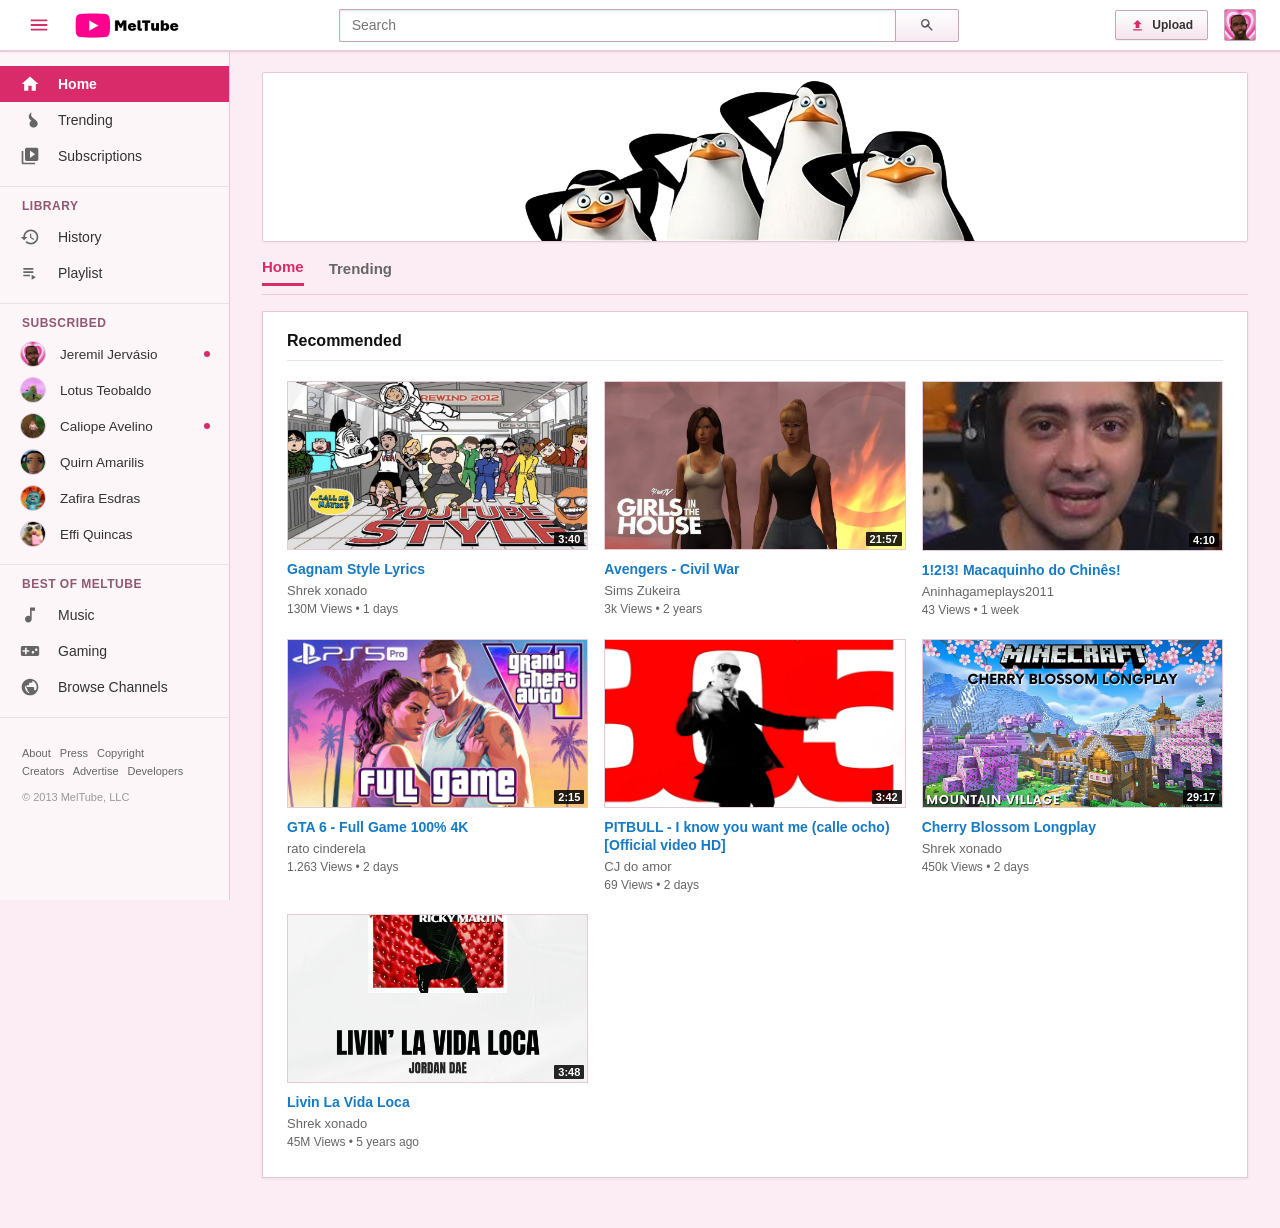
<file: index.html>
<!DOCTYPE html>
<html lang="pt">
<head>
    <meta charset="UTF-8">
    <meta http-equiv="X-UA-Compatible" content="IE=edge">
    <meta name="viewport" content="width=device-width, initial-scale=1.0">
    <title>MelTube | Início</title>
    <link rel="icon" href="assets/images/branding/youtube (1).png">
    <link rel="stylesheet" href="assets/css/index.css">
</head>

<body>

    <!-- HEADER -->
    <nav class="navbar">
        <div class="nav-left">
            <button class="icon-btn menu-btn" id="menuToggle" title="Guia">
                <svg viewBox="0 0 24 24" class="svg-icon"><path d="M3 18h18v-2H3v2zm0-5h18v-2H3v2zm0-7v2h18V6H3z"/></svg>
            </button>
            <a href="index.html">
                <img src="assets/images/branding/logo-v2.0.png" alt="MelTube" class="logo">
            </a>
        </div>

        <div class="nav-middle">
            <div class="search-box">
                <input type="text" placeholder="Search">
                <button type="submit" class="search-btn" title="Search">
                    <svg viewBox="0 0 24 24" class="svg-icon search-svg"><path d="M15.5 14h-.79l-.28-.27A6.471 6.471 0 0 0 16 9.5 6.5 6.5 0 1 0 9.5 16c1.61 0 3.09-.59 4.23-1.57l.27.28v.79l5 4.99L20.49 19l-4.99-5zm-6 0C7.01 14 5 11.99 5 9.5S7.01 5 9.5 5 14 7.01 14 9.5 14z"/></svg>
                </button>
            </div>
        </div>

        <div class="nav-right">
            <button class="yt-upload-btn">
                <svg viewBox="0 0 24 24" class="svg-icon upload-svg"><path d="M9 16h6v-6h4l-7-7-7 7h4zm-4 2h14v2H5z"/></svg>
                <span>Upload</span>
            </button>
            <img src="assets/images/avatars/avatar-1.png" alt="Profile" class="user-icon">
        </div>
    </nav>


    <!-- SIDEBAR DINÂMICA (THE GUIDE) -->
    <aside class="sidebar" id="sidebar">
        <div class="sidebar-scroll-wrapper">

            <!-- SECÇÃO PRINCIPAL -->
            <div class="guide-section">
                <a href="#" class="sidebar-link active" title="Home">
                    <svg viewBox="0 0 24 24" class="guide-svg"><path d="M10 20v-6h4v6h5v-8h3L12 3 2 12h3v8z"/></svg>
                    <span>Home</span>
                </a>

                <a href="#" class="sidebar-link" title="Trending">
                    <svg viewBox="0 0 24 24" class="guide-svg"><path d="M17.53 11.2c-.23-.3-.5-.56-.76-.82-.65-.6-1.4-1.03-2.03-1.66-1.46-1.46-1.78-3.87-.85-5.72-.94.34-1.74.96-2.33 1.74-1.61 2.14-1.32 5.21.68 7.02.26.24.56.44.87.6.2.1.4.18.62.24-.1.08-.2.15-.31.22-1.87 1.25-2.52 3.66-1.52 5.67.24.48.56.92.95 1.29.62.59 1.38 1 2.2 1.2.98.24 2.01.18 2.96-.17.95-.35 1.77-.97 2.37-1.78.6-.81.9-1.8.85-2.81-.05-1.12-.49-2.18-1.24-3-.63-.69-1.37-1.28-2.06-1.92z"/></svg>
                    <span>Trending</span>
                </a>

                <a href="#" class="sidebar-link" title="Subscriptions">
                    <svg viewBox="0 0 24 24" class="guide-svg"><path d="M4 6H2v14c0 1.1.9 2 2 2h14v-2H4V6zm16-4H8c-1.1 0-2 .9-2 2v12c0 1.1.9 2 2 2h12c1.1 0 2-.9 2-2V4c0-1.1-.9-2-2-2zm-8 12.5v-9l6 4.5-6 4.5z"/></svg>
                    <span>Subscriptions</span>
                </a>
                <hr>
            </div>

            <!-- SECÇÃO BIBLIOTECA -->
            <div class="guide-section">
                <h3 class="guide-heading">LIBRARY</h3>
                
                <a href="#" class="sidebar-link" title="History">
                    <svg viewBox="0 0 24 24" class="guide-svg"><path d="M13 3c-4.97 0-9 4.03-9 9H1l3.89 3.89.07.14L9 12H6c0-3.87 3.13-7 7-7s7 3.13 7 7-3.13 7-7 7c-1.93 0-3.68-.79-4.94-2.06l-1.42 1.42C8.27 19.99 10.51 21 13 21c4.97 0 9-4.03 9-9s-4.03-9-9-9zm-1 5v5l4.28 2.54.72-1.21-3.5-2.08V8H12z"/></svg>
                    <span>History</span>
                </a>

                <a href="#" class="sidebar-link" title="Playlist">
                    <svg viewBox="0 0 24 24" class="guide-svg"><path d="M4 10h12v2H4zm0-4h12v2H4zm0 8h8v2H4zm10 0v6l5-3z"/></svg>
                    <span>Playlist</span>
                </a>
                <hr>
            </div>

            <!-- CANAIS SUBSCRITOS -->
            <div class="guide-section subscribed-list">
                <h3 class="guide-heading">SUBSCRIBED</h3>

                <a href="#" class="sub-channel-link">
                    <img src="assets/images/avatars/avatar-1.png" alt="" class="sub-avatar">
                    <span class="sub-name">Jeremil Jervásio</span>
                    <span class="sub-dot"></span>
                </a>
                <a href="#" class="sub-channel-link">
                    <img src="assets/images/avatars/avatar-2.png" alt="" class="sub-avatar">
                    <span class="sub-name">Lotus Teobaldo</span>
                </a>
                <a href="#" class="sub-channel-link">
                    <img src="assets/images/avatars/avatar-3.png" alt="" class="sub-avatar">
                    <span class="sub-name">Caliope Avelino</span>
                    <span class="sub-dot"></span>
                </a>
                <a href="#" class="sub-channel-link">
                    <img src="assets/images/avatars/avatar-4.png" alt="" class="sub-avatar">
                    <span class="sub-name">Quirn Amarilis</span>
                </a>
                <a href="#" class="sub-channel-link">
                    <img src="assets/images/avatars/avatar-5.png" alt="" class="sub-avatar">
                    <span class="sub-name">Zafira Esdras</span>
                </a>
                <a href="#" class="sub-channel-link">
                    <img src="assets/images/avatars/avatar-6.png" alt="" class="sub-avatar">
                    <span class="sub-name">Effi Quincas</span>
                </a>
                <hr>
            </div>

            <!-- MELHORES DO MELTUBE / EXPLORAR -->
            <div class="guide-section">
                <h3 class="guide-heading">BEST OF MELTUBE</h3>
                
                <a href="#" class="sidebar-link">
                    <svg viewBox="0 0 24 24" class="guide-svg"><path d="M12 3v10.55c-.59-.34-1.27-.55-2-.55-2.21 0-4 1.79-4 4s1.79 4 4 4 4-1.79 4-4V7h4V3h-6z"/></svg>
                    <span>Music</span>
                </a>
                <a href="#" class="sidebar-link">
                    <svg viewBox="0 0 24 24" class="guide-svg"><path d="M21 6H3c-1.1 0-2 .9-2 2v8c0 1.1.9 2 2 2h18c1.1 0 2-.9 2-2V8c0-1.1-.9-2-2-2zm-10 7H8v3H6v-3H3v-2h3V8h2v3h3v2zm4.5 2c-.83 0-1.5-.67-1.5-1.5s.67-1.5 1.5-1.5 1.5.67 1.5 1.5-.67 1.5-1.5 1.5zm4-3c-.83 0-1.5-.67-1.5-1.5S18.67 9 19.5 9s1.5.67 1.5 1.5-.67 1.5-1.5 1.5z"/></svg>
                    <span>Gaming</span>
                </a>
                <a href="#" class="sidebar-link">
                    <svg viewBox="0 0 24 24" class="guide-svg"><path d="M12 2C6.48 2 2 6.48 2 12s4.48 10 10 10 10-4.48 10-10S17.52 2 12 2zm1 17.93c-3.95-.49-7-3.85-7-7.93 0-.62.08-1.21.21-1.79L9 15v1c0 1.1.9 2 2 2v1.93zm6.9-2.54c-.26-.81-1-1.39-1.9-1.39h-1v-3c0-.55-.45-1-1-1H8v-2h2c.55 0 1-.45 1-1V7h2c1.1 0 2-.9 2-2v-.41c2.93 1.19 5 4.06 5 7.41 0 2.08-.8 3.97-2.1 5.39z"/></svg>
                    <span>Browse Channels</span>
                </a>
                <hr>
            </div>

            <!-- RODAPÉ CLÁSSICO DO GUIA DE 2013 -->
            <div class="guide-footer">
                <p><a href="#">About</a> <a href="#">Press</a> <a href="#">Copyright</a></p>
                <p><a href="#">Creators</a> <a href="#">Advertise</a> <a href="#">Developers</a></p>
                <p class="footer-copy">© 2013 MelTube, LLC</p>
            </div>

        </div>
    </aside>


    <!-- CONTEÚDO PRINCIPAL -->
    <main class="container" id="mainContainer">
        <div class="main-content">

            <!-- BANNER -->
            <div class="banner">
                <img src="assets/images/branding/banner-pinguins.png" alt="MelTube banner">
            </div>

            <!-- SEPARADORES CLÁSSICOS HOME / TRENDING -->
            <div class="home-nav-tabs">
                <a href="#" class="tab-link active">Home</a>
                <a href="#" class="tab-link">Trending</a>
            </div>

            <!-- GRELHA DE VÍDEOS -->
            <section class="video-section">
                <div class="section-heading">
                    <h2>Recommended</h2>
                </div>

                <div class="list-container">

                    <!-- VIDEO 0 - MANTER COMENTADO
                    <article class="vid-list">
                        <a href="pages/play-video-fogo-no-parquinho.html">
                            <img src="assets/images/thumbnails/thumbnail-fogo-no-parquinho.png"
                                 alt="Fogo no parquinho!" class="thumbnail">
                        </a>

                        <div class="video-details">
                            <a href="pages/play-video-fogo-no-parquinho.html" class="video-title">
                                Fogo no parquinho!
                            </a>

                            <a href="#" class="channel-name">CJ do amor</a>
                            <p class="video-meta">450k Views • 2 days</p>
                        </div>
                    </article>
                    -->

                    <!-- VIDEO 1 -->
                    <article class="vid-list">
                        <a href="pages/play-video-PSY-GANGNAM-STYLE.html" class="thumb-link">
                            <img src="assets/images/thumbnails/thumbnail-PSY-GANGNAM-STYLE.png" alt="Gangnam Style Lyrics" class="thumbnail">
                            <span class="vid-badge">3:40</span>
                        </a>
                        <div class="video-details">
                            <a href="pages/play-video-PSY-GANGNAM-STYLE.html" class="video-title">Gagnam Style Lyrics</a>
                            <a href="#" class="channel-name">Shrek xonado</a>
                            <p class="video-meta">130M Views • 1 days</p>
                        </div>
                    </article>

                    <!-- VIDEO 2 -->
                    <article class="vid-list">
                        <a href="pages/play-video-Girls-In-The-House.html" class="thumb-link">
                            <img src="assets/images/thumbnails/thumbnail-Girls-In-The-House.png" alt="Avengers Civil War" class="thumbnail">
                            <span class="vid-badge">21:57</span>
                        </a>
                        <div class="video-details">
                            <a href="pages/play-video-Girls-In-The-House.html" class="video-title">Avengers - Civil War</a>
                            <a href="#" class="channel-name">Sims Zukeira</a>
                            <p class="video-meta">3k Views • 2 years</p>
                        </div>
                    </article>

                    <!-- VIDEO 3 -->
                    <article class="vid-list">
                        <a href="pages/play-video-macaquinho-do-chines.html" class="thumb-link">
                            <img src="assets/images/thumbnails/thumbnail-macaquinho-do-chines.png" alt="Macaquinho do Chinês" class="thumbnail">
                            <span class="vid-badge">4:10</span>
                        </a>
                        <div class="video-details">
                            <a href="pages/play-video-macaquinho-do-chines.html" class="video-title">1!2!3! Macaquinho do Chinês!</a>
                            <a href="#" class="channel-name">Aninhagameplays2011</a>
                            <p class="video-meta">43 Views • 1 week</p>
                        </div>
                    </article>

                    <!-- VIDEO 4 - MANTER COMENTADO
                    <article class="vid-list">
                        <a href="pages/play-video-MORRERAM-TODOS.html">
                            <img src="assets/images/thumbnails/thumbnail-MORRERAM-TODOS.png"
                                 alt="Morreram todos" class="thumbnail">
                        </a>

                        <div class="video-details">
                            <a href="pages/play-video-MORRERAM-TODOS.html" class="video-title">
                                MORRERAM TODOS!
                            </a>

                            <a href="#" class="channel-name">FukGege</a>
                            <p class="video-meta">450k Views • 2 weeks</p>
                        </div>
                    </article>
                    -->

                    <!-- VIDEO 5 -->
                    <article class="vid-list">
                        <a href="pages/play-video-GTA6-Gameplay.html" class="thumb-link">
                            <img src="assets/images/thumbnails/thumbnail-GTA6-Gameplay.png" alt="GTA 6 - Full Game 100% 4K" class="thumbnail">
                            <span class="vid-badge">2:15</span>
                        </a>
                        <div class="video-details">
                            <a href="pages/play-video-GTA6-Gameplay.html" class="video-title">GTA 6 - Full Game 100% 4K</a>
                            <a href="#" class="channel-name">rato cinderela</a>
                            <p class="video-meta">1.263 Views • 2 days</p>
                        </div>
                    </article>

                    <!-- VIDEO 6 -->
                    <article class="vid-list">
                        <a href="pages/play-video-I-Know-You-Want-Me.html" class="thumb-link">
                            <img src="assets/images/thumbnails/thumbnail-i-know-you-want-me.png" alt="I Know You Want Me" class="thumbnail">
                            <span class="vid-badge">3:42</span>
                        </a>
                        <div class="video-details">
                            <a href="pages/play-video-I-Know-You-Want-Me.html" class="video-title">PITBULL - I know you want me (calle ocho) [Official video HD]</a>
                            <a href="#" class="channel-name">CJ do amor</a>
                            <p class="video-meta">69 Views • 2 days</p>
                        </div>
                    </article>

                    <!-- VIDEO 7 -->
                    <article class="vid-list">
                        <a href="pages/play-video-Cherry-Blossom-LongPlay.html" class="thumb-link">
                            <img src="assets/images/thumbnails/thumbnail-Cherry-Blossom-Longplay.png" alt="Cherry Blossom Longplay" class="thumbnail">
                            <span class="vid-badge">29:17</span>
                        </a>
                        <div class="video-details">
                            <a href="pages/play-video-Cherry-Blossom-LongPlay.html" class="video-title">Cherry Blossom Longplay</a>
                            <a href="#" class="channel-name">Shrek xonado</a>
                            <p class="video-meta">450k Views • 2 days</p>
                        </div>
                    </article>

                    <!-- VIDEO 8 -->
                    <article class="vid-list">
                        <a href="pages/play-video-livin-la-vida-loca.html" class="thumb-link">
                            <img src="assets/images/thumbnails/thumbnail-livin-la-vida-loca.png" alt="Livin La Vida Loca" class="thumbnail">
                            <span class="vid-badge">3:48</span>
                        </a>
                        <div class="video-details">
                            <a href="pages/play-video-livin-la-vida-loca.html" class="video-title">Livin La Vida Loca</a>
                            <a href="#" class="channel-name">Shrek xonado</a>
                            <p class="video-meta">45M Views • 5 years ago</p>
                        </div>
                    </article>

                </div>
            </section>
        </div>
    </main>

    <!-- SCRIPT DO DINAMISMO DA BARRA LATERAL (ABRE / FECHA) -->
    <script>
        const menuToggle = document.getElementById('menuToggle');
        const sidebar = document.getElementById('sidebar');
        const mainContainer = document.getElementById('mainContainer');

        menuToggle.addEventListener('click', () => {
            sidebar.classList.toggle('collapsed');
            mainContainer.classList.toggle('expanded');
        });
    </script>

</body>
</html>
</file>
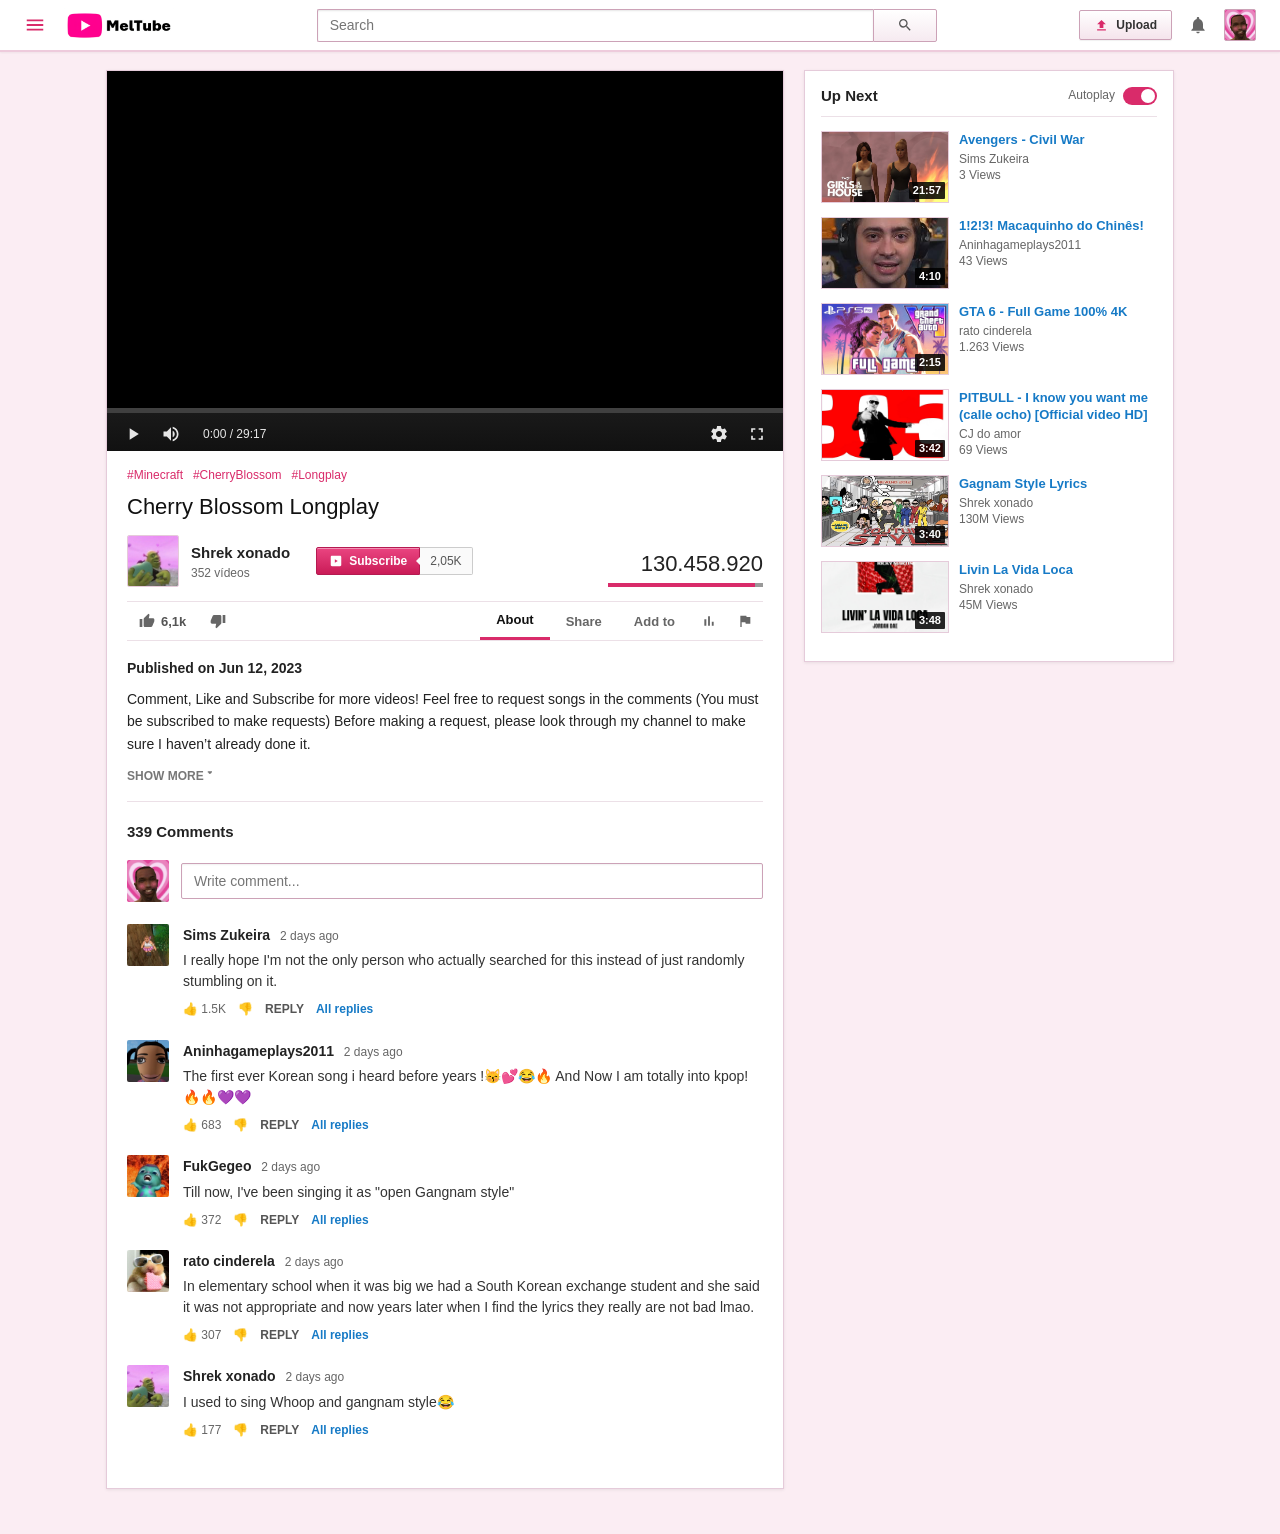
<file: pages/play-video-Cherry-Blossom-LongPlay.html>
<!DOCTYPE html>
<html lang="pt">
<head>
    <meta charset="UTF-8">
    <meta http-equiv="X-UA-Compatible" content="IE=edge">
    <meta name="viewport" content="width=device-width, initial-scale=1.0">
    <title>Cherry Blossom Longplay - MelTube</title>
    <link rel="icon" href="../assets/images/branding/youtube (1).png">
    <link rel="stylesheet" href="../assets/css/watch.css">
</head>

<body>
    
    <!-- HEADER HITCHHIKER 2013 -->
    <nav class="navbar">
        <div class="nav-left">
            <button class="icon-btn menu-btn" title="Guide">
                <svg viewBox="0 0 24 24" class="svg-icon"><path d="M3 18h18v-2H3v2zm0-5h18v-2H3v2zm0-7v2h18V6H3z"/></svg>
            </button>
            <a href="../index.html">
                <img src="../assets/images/branding/logo.png" alt="MelTube" class="logo">
            </a>
        </div>

        <div class="nav-middle">
            <div class="search-box">
                <input type="text" placeholder="Search">
                <button type="submit" class="search-btn" title="Search">
                    <svg viewBox="0 0 24 24" class="svg-icon search-svg"><path d="M15.5 14h-.79l-.28-.27A6.471 6.471 0 0 0 16 9.5 6.5 6.5 0 1 0 9.5 16c1.61 0 3.09-.59 4.23-1.57l.27.28v.79l5 4.99L20.49 19l-4.99-5zm-6 0C7.01 14 5 11.99 5 9.5S7.01 5 9.5 5 14 7.01 14 9.5 11.99 14 9.5 14z"/></svg>
                </button>
            </div>
        </div>

        <div class="nav-right">
            <button class="yt-upload-btn">
                <svg viewBox="0 0 24 24" class="svg-icon upload-svg"><path d="M9 16h6v-6h4l-7-7-7 7h4zm-4 2h14v2H5z"/></svg>
                <span>Upload</span>
            </button>
            <button class="icon-btn notif-btn" title="Notifications">
                <svg viewBox="0 0 24 24" class="svg-icon"><path d="M12 22c1.1 0 2-.9 2-2h-4c0 1.1.9 2 2 2zm6-6v-5c0-3.07-1.63-5.64-4.5-6.32V4c0-.83-.67-1.5-1.5-1.5s-1.5.67-1.5 1.5v.68C7.64 5.36 6 7.92 6 11v5l-2 2v1h16v-1l-2-2z"/></svg>
            </button>
            <img src="../assets/images/avatars/avatar-1.png" alt="Profile" class="user-icon">
        </div>
    </nav>

    <!-- CONTENT WRAPPER -->
    <div class="container play-container">
        <div class="row">
            
            <!-- COLUNA DO VÍDEO -->
            <div class="play-video">
                <div class="yt-player-box" id="playerBox">
                    <video id="myVideo" preload="metadata" autoplay playsinline>
                        <source src="../assets/videos/never-gonna-give-you-up.mp4">
                    </video>

                    <div class="yt-controls">
                        <div class="yt-timeline" id="timeline">
                            <div class="yt-timeline-buffer"></div>
                            <div class="yt-timeline-played" id="timelinePlayed"></div>
                            <div class="yt-scrubber-handle" id="scrubber"></div>
                        </div>

                        <div class="yt-controls-bottom">
                            <div class="ctrl-left">
                                <button class="ctrl-btn" id="playBtn" title="Play">
                                    <svg viewBox="0 0 24 24" class="ctrl-svg" id="playIcon"><path d="M8 5v14l11-7z"/></svg>
                                </button>
                                <button class="ctrl-btn" id="volBtn" title="Mute">
                                    <svg viewBox="0 0 24 24" class="ctrl-svg" id="volIcon"><path d="M3 9v6h4l5 5V4L7 9H3zm13.5 3c0-1.77-1.02-3.29-2.5-4.03v8.05c1.48-.73 2.5-2.25 2.5-4.02zM14 3.23v2.06c2.89.86 5 3.54 5 6.71s-2.11 5.85-5 6.71v2.06c4.01-.91 7-4.49 7-8.77s-2.99-7.86-7-8.77z"/></svg>
                                </button>
                                <span class="time-label" id="timeLabel">0:00 / 29:17</span>
                            </div>

                            <div class="ctrl-right">
                                <button class="ctrl-btn" title="Settings">
                                    <svg viewBox="0 0 24 24" class="ctrl-svg"><path d="M19.14 12.94c.04-.3.06-.61.06-.94 0-.32-.02-.64-.07-.94l2.03-1.58c.18-.14.23-.41.12-.61l-1.92-3.32c-.12-.22-.37-.29-.59-.22l-2.39.96c-.5-.38-1.03-.7-1.62-.94l-.36-2.54c-.04-.24-.24-.41-.48-.41h-3.84c-.24 0-.43.17-.47.41l-.36 2.54c-.59.24-1.13.57-1.62.94l-2.39-.96c-.22-.08-.47 0-.59.22L2.74 8.87c-.12.21-.08.47.12.61l2.03 1.58c-.05.3-.09.63-.09.94s.02.64.07.94l-2.03 1.58c-.18.14-.23.41-.12.61l1.92 3.32c.12.22.37.29.59.22l2.39-.96c.5.38 1.03.7 1.62.94l.36 2.54c.05.24.24.41.48.41h3.84c.24 0 .44-.17.47-.41l.36-2.54c.59-.24 1.13-.56 1.62-.94l2.39.96c.22.08.47 0 .59-.22l1.92-3.32c.12-.22.07-.47-.12-.61l-2.01-1.58zM12 15.6c-1.98 0-3.6-1.62-3.6-3.6s1.62-3.6 3.6-3.6 3.6 1.62 3.6 3.6-1.62 3.6-3.6 3.6z"/></svg>
                                </button>
                                <button class="ctrl-btn" id="fsBtn" title="Fullscreen">
                                    <svg viewBox="0 0 24 24" class="ctrl-svg"><path d="M7 14H5v5h5v-2H7v-3zm-2-4h2V7h3V5H5v5zm12 7h-3v2h5v-5h-2v3zM14 5v2h3v3h2V5h-5z"/></svg>
                                </button>
                            </div>
                        </div>
                    </div>
                </div>

                <!-- CABEÇALHO DO VÍDEO -->
                <div class="watch-header">
                    <div class="tags">
                        <a href="#">#Minecraft</a> <a href="#">#CherryBlossom</a> <a href="#">#Longplay</a>
                    </div>
                    <h3>Cherry Blossom Longplay</h3>

                    <div class="watch-headline-row">
                        <div class="channel-info">
                            <img src="../assets/images/avatars/avatar-2.png" alt="Channel" class="channel-avatar">
                            <div>
                                <a href="https://www.youtube.com/@taefiedcontents9467" target="_blank" class="channel-title">Shrek xonado</a>
                                <span class="video-count">352 vídeos</span>
                            </div>

                            <div class="yt-subscribe-wrapper">
                                <a href="https://www.youtube.com/@taefiedcontents9467" target="_blank" class="yt-sub-btn">
                                    <svg viewBox="0 0 24 24" class="sub-play-icon"><path d="M10 15l5-3-5-3v6zm11-10v14c0 1.1-.9 2-2 2H5c-1.1 0-2-.9-2-2V5c0-1.1.9-2 2-2h14c1.1 0 2 .9 2 2z"/></svg>
                                    <span>Subscribe</span>
                                </a>
                                <span class="yt-sub-bubble">2,05K</span>
                            </div>
                        </div>

                        <div class="watch-views-box">
                            <span class="views-count">130.458.920</span>
                            <div class="video-extras-sparkbars" title="6,1k gostos">
                                <div class="sparkbar-likes" style="width: 95%;"></div>
                                <div class="sparkbar-dislikes" style="width: 5%;"></div>
                            </div>
                        </div>
                    </div>

                    <div class="watch-actions-bar">
                        <div class="actions-left">
                            <button class="yt-uix-btn like-btn">
                                <svg viewBox="0 0 24 24" class="action-icon"><path d="M1 21h4V9H1v12zm22-11c0-1.1-.9-2-2-2h-6.31l.95-4.57.03-.32c0-.41-.17-.79-.44-1.06L14.17 1 7.59 7.59C7.22 7.95 7 8.45 7 9v10c0 1.1.9 2 2 2h9c.83 0 1.54-.5 1.84-1.22l3.02-7.05c.09-.23.14-.47.14-.73v-2z"/></svg>
                                <span>6,1k</span>
                            </button>
                            <button class="yt-uix-btn dislike-btn" title="Dislike">
                                <svg viewBox="0 0 24 24" class="action-icon"><path d="M15 3H6c-.83 0-1.54.5-1.84 1.22l-3.02 7.05c-.09.23-.14.47-.14.73v2c0 1.1.9 2 2 2h6.31l-.95 4.57-.03.32c0 .41.17.79.44 1.06L9.83 23l6.59-6.59c.37-.36.58-.86.58-1.41V5c0-1.1-.9-2-2-2zm4 0v12h4V3h-4z"/></svg>
                            </button>
                        </div>

                        <div class="actions-tabs">
                            <button class="action-tab active">About</button>
                            <button class="action-tab">Share</button>
                            <button class="action-tab">Add to</button>
                            <button class="action-tab tab-icon" title="Stats">
                                <svg viewBox="0 0 24 24" class="action-icon"><path d="M5 9.2h3V19H5zM10.6 5h2.8v14h-2.8zm5.6 8H19v6h-2.8z"/></svg>
                            </button>
                            <button class="action-tab tab-icon" title="Report">
                                <svg viewBox="0 0 24 24" class="action-icon"><path d="M14.4 6L14 4H5v17h2v-7h5.6l.4 2h7V6z"/></svg>
                            </button>
                        </div>
                    </div>
                </div>

                <!-- DESCRIÇÃO -->
                <div class="vid-description">
                    <p class="pub-date">Published on Jun 12, 2023</p>
                    <p>Comment, Like and Subscribe for more videos! Feel free to request songs in the comments (You must be subscribed to make requests) Before making a request, please look through my channel to make sure I haven’t already done it.</p>
                    
                    <button class="show-more-btn">SHOW MORE 🢓</button>
                    
                    <hr>
                    <h4>339 Comments</h4>

                    <div class="add-comment">
                        <img src="../assets/images/avatars/avatar-1.png" alt="My Profile">
                        <input type="text" placeholder="Write comment...">
                    </div>

                    <div class="old-comment">
                        <img src="../assets/images/avatars/avatar-3.png" alt="">
                        <div>
                            <h3>Sims Zukeira <span>2 days ago</span></h3>
                            <p>I really hope I'm not the only person who actually searched for this instead of just randomly stumbling on it.</p>
                            <div class="acomment-action">
                                <span class="like-thumb">👍 1.5K</span>
                                <span class="dislike-thumb">👎</span>
                                <span class="reply-text">REPLY</span>
                                <a href="#">All replies</a>
                            </div>
                        </div>
                    </div> 

                    <div class="old-comment">
                        <img src="../assets/images/avatars/avatar-4.png" alt="">
                        <div>
                            <h3>Aninhagameplays2011 <span>2 days ago</span></h3>
                            <p>The first ever Korean song i heard before years !😽💕😂🔥 And Now I am totally into kpop!🔥🔥💜💜</p>
                            <div class="acomment-action">
                                <span class="like-thumb">👍 683</span>
                                <span class="dislike-thumb">👎</span>
                                <span class="reply-text">REPLY</span>
                                <a href="#">All replies</a>
                            </div>
                        </div>
                    </div>

                    <div class="old-comment">
                        <img src="../assets/images/avatars/avatar-5.png" alt="">
                        <div>
                            <h3>FukGegeo <span>2 days ago</span></h3>
                            <p>Till now, I've been singing it as "open Gangnam style"</p>
                            <div class="acomment-action">
                                <span class="like-thumb">👍 372</span>
                                <span class="dislike-thumb">👎</span>
                                <span class="reply-text">REPLY</span>
                                <a href="#">All replies</a>
                            </div>
                        </div>
                    </div>

                    <div class="old-comment">
                        <img src="../assets/images/avatars/avatar-6.png" alt="">
                        <div>
                            <h3>rato cinderela <span>2 days ago</span></h3>
                            <p>In elementary school when it was big we had a South Korean exchange student and she said it was not appropriate and now years later when I find the lyrics they really are not bad lmao.</p>
                            <div class="acomment-action">
                                <span class="like-thumb">👍 307</span>
                                <span class="dislike-thumb">👎</span>
                                <span class="reply-text">REPLY</span>
                                <a href="#">All replies</a>
                            </div>
                        </div>
                    </div>

                    <div class="old-comment">
                        <img src="../assets/images/avatars/avatar-2.png" alt="">
                        <div>
                            <h3>Shrek xonado <span>2 days ago</span></h3>
                            <p>I used to sing Whoop and gangnam style😂</p>
                            <div class="acomment-action">
                                <span class="like-thumb">👍 177</span>
                                <span class="dislike-thumb">👎</span>
                                <span class="reply-text">REPLY</span>
                                <a href="#">All replies</a>
                            </div>
                        </div>
                    </div>
                </div>
            </div>

            <!-- BARRA LATERAL UP NEXT -->
            <div class="right-sidebar">
                <div class="sidebar-header-row">
                    <h4>Up Next</h4>
                    <div class="autoplay-block">
                        <span>Autoplay</span>
                        <div class="toggle-track active" id="autoToggle"><div class="toggle-pill"></div></div>
                    </div>
                </div>

                <div class="side-video-list">
                    <a href="play-video-Girls-In-The-House.html" class="small-thumbnail">
                        <img src="../assets/images/thumbnails/thumbnail-Girls-In-The-House.png" alt="">
                        <span class="vid-time-tag">21:57</span>
                    </a>
                    <div class="vid-info">
                        <a href="play-video-Girls-In-The-House.html">Avengers - Civil War</a>
                        <p class="channel-tag">Sims Zukeira</p>
                        <p class="meta-tag">3 Views</p>
                    </div>
                </div>

                <div class="side-video-list">
                    <a href="play-video-macaquinho-do-chines.html" class="small-thumbnail">
                        <img src="../assets/images/thumbnails/thumbnail-macaquinho-do-chines.png" alt="">
                        <span class="vid-time-tag">4:10</span>
                    </a>
                    <div class="vid-info">
                        <a href="play-video-macaquinho-do-chines.html">1!2!3! Macaquinho do Chinês!</a>
                        <p class="channel-tag">Aninhagameplays2011</p>
                        <p class="meta-tag">43 Views</p>
                    </div>
                </div>

                <div class="side-video-list">
                    <a href="play-video-GTA6-Gameplay.html" class="small-thumbnail">
                        <img src="../assets/images/thumbnails/thumbnail-GTA6-Gameplay.png" alt="">
                        <span class="vid-time-tag">2:15</span>
                    </a>
                    <div class="vid-info">
                        <a href="play-video-GTA6-Gameplay.html">GTA 6 - Full Game 100% 4K</a>
                        <p class="channel-tag">rato cinderela</p>
                        <p class="meta-tag">1.263 Views</p>
                    </div>
                </div>

                <div class="side-video-list">
                    <a href="play-video-I-Know-You-Want-Me.html" class="small-thumbnail">
                        <img src="../assets/images/thumbnails/thumbnail-i-know-you-want-me.png" alt="">
                        <span class="vid-time-tag">3:42</span>
                    </a>
                    <div class="vid-info">
                        <a href="play-video-I-Know-You-Want-Me.html">PITBULL - I know you want me (calle ocho) [Official video HD]</a>
                        <p class="channel-tag">CJ do amor</p>
                        <p class="meta-tag">69 Views</p>
                    </div>
                </div>

                <div class="side-video-list">
                    <a href="play-video-PSY-GANGNAM-STYLE.html" class="small-thumbnail">
                        <img src="../assets/images/thumbnails/thumbnail-PSY-GANGNAM-STYLE.png" alt="">
                        <span class="vid-time-tag">3:40</span>
                    </a>
                    <div class="vid-info">
                        <a href="play-video-PSY-GANGNAM-STYLE.html">Gagnam Style Lyrics</a>
                        <p class="channel-tag">Shrek xonado</p>
                        <p class="meta-tag">130M Views</p>
                    </div>
                </div>

                <div class="side-video-list">
                    <a href="play-video-livin-la-vida-loca.html" class="small-thumbnail">
                        <img src="../assets/images/thumbnails/thumbnail-livin-la-vida-loca.png" alt="">
                        <span class="vid-time-tag">3:48</span>
                    </a>
                    <div class="vid-info">
                        <a href="play-video-livin-la-vida-loca.html">Livin La Vida Loca</a>
                        <p class="channel-tag">Shrek xonado</p>
                        <p class="meta-tag">45M Views</p>
                    </div>
                </div>
            </div>

        </div>
    </div>

    <!-- SCRIPT DO LEITOR -->
    <script>
        const video = document.getElementById('myVideo');
        const playBtn = document.getElementById('playBtn');
        const playIcon = document.getElementById('playIcon');
        const volBtn = document.getElementById('volBtn');
        const timeline = document.getElementById('timeline');
        const timelinePlayed = document.getElementById('timelinePlayed');
        const scrubber = document.getElementById('scrubber');
        const timeLabel = document.getElementById('timeLabel');
        const fsBtn = document.getElementById('fsBtn');
        const playerBox = document.getElementById('playerBox');

        function formatTime(s) {
            const mins = Math.floor(s / 60);
            const secs = Math.floor(s % 60);
            return `${mins}:${secs < 10 ? '0' : ''}${secs}`;
        }

        playBtn.addEventListener('click', () => {
            if (video.paused) {
                video.play();
                playIcon.innerHTML = '<path d="M6 19h4V5H6v14zm8-14v14h4V5h-4z"/>';
            } else {
                video.pause();
                playIcon.innerHTML = '<path d="M8 5v14l11-7z"/>';
            }
        });

        video.addEventListener('timeupdate', () => {
            if (video.duration) {
                const percent = (video.currentTime / video.duration) * 100;
                timelinePlayed.style.width = percent + '%';
                scrubber.style.left = percent + '%';
                timeLabel.textContent = `${formatTime(video.currentTime)} / ${formatTime(video.duration)}`;
            }
        });

        timeline.addEventListener('click', (e) => {
            const rect = timeline.getBoundingClientRect();
            const pos = (e.clientX - rect.left) / rect.width;
            video.currentTime = pos * video.duration;
        });

        volBtn.addEventListener('click', () => {
            video.muted = !video.muted;
            volBtn.style.opacity = video.muted ? '0.4' : '1';
        });

        fsBtn.addEventListener('click', () => {
            if (!document.fullscreenElement) {
                playerBox.requestFullscreen().catch(err => alert(err.message));
            } else {
                document.exitFullscreen();
            }
        });

        document.getElementById('autoToggle').addEventListener('click', function() {
            this.classList.toggle('active');
        });
    </script>
    <script src="../assets/js/search.js"></script>
</body>
</html>
</file>
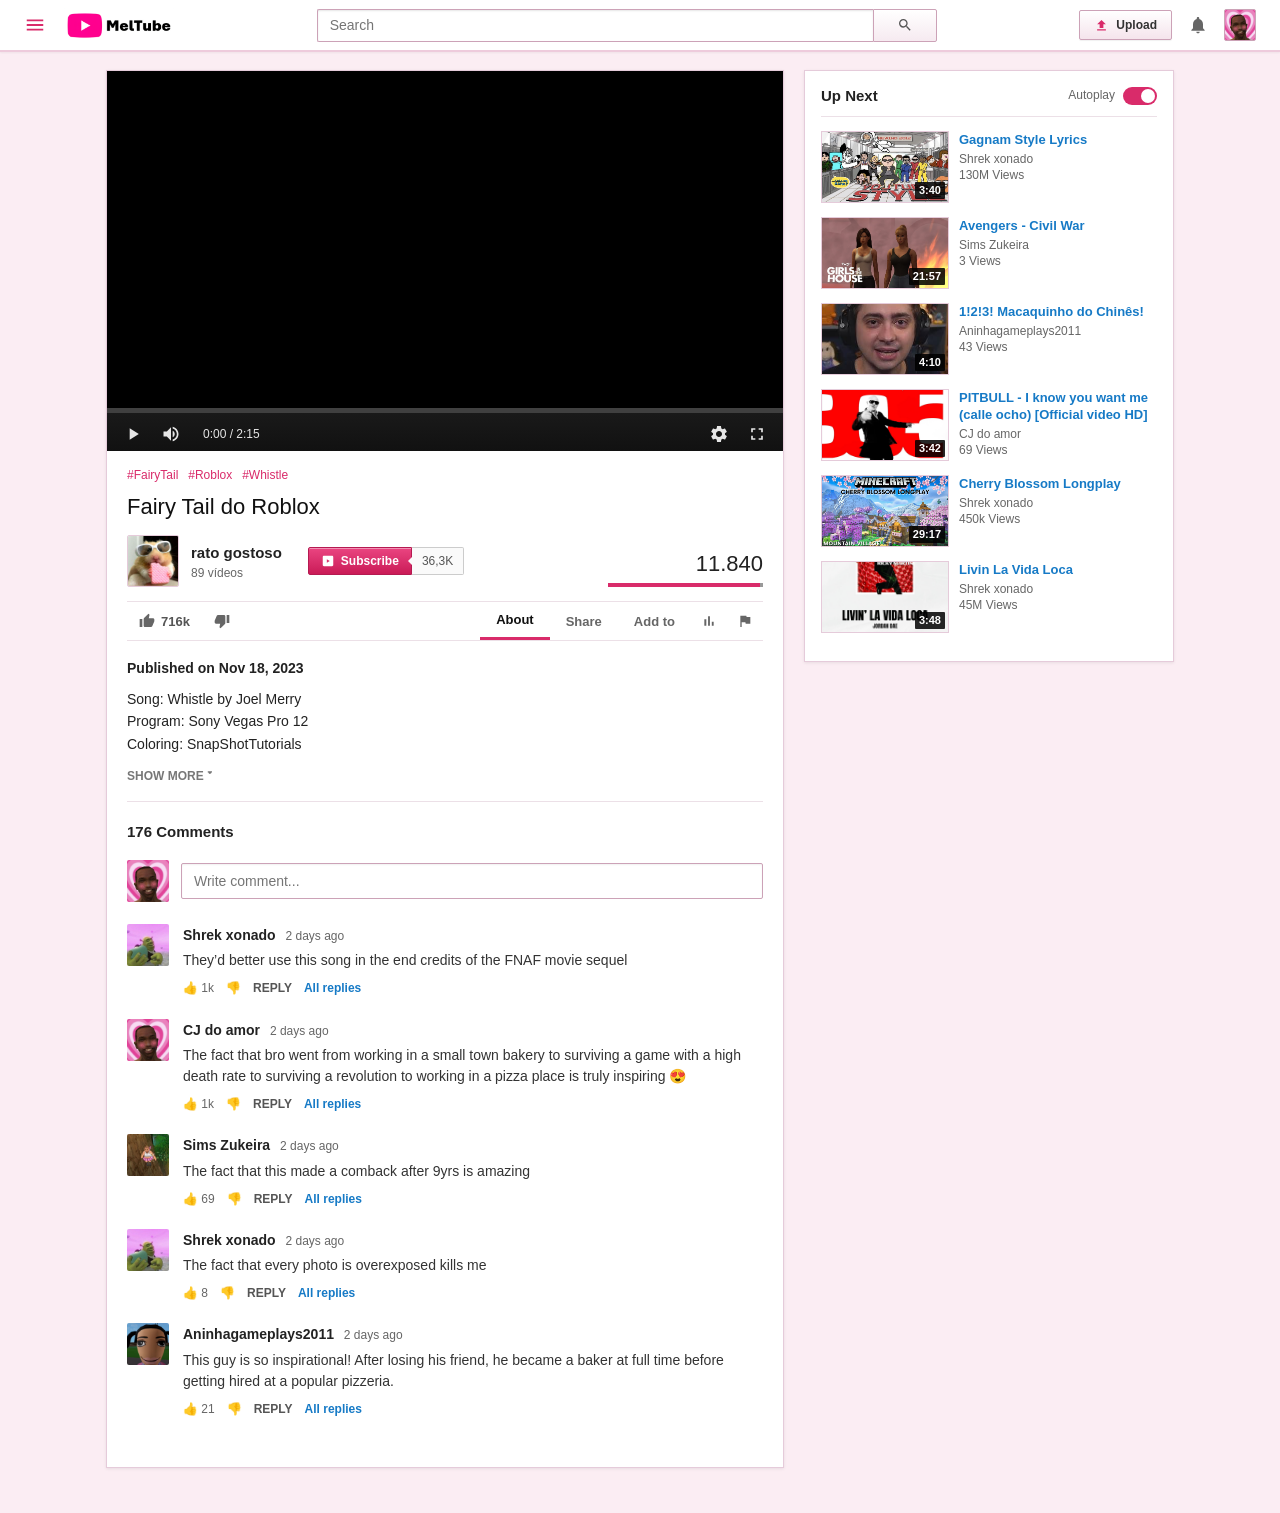
<file: pages/play-video-Fairy-Tail-Roblox.html>
<!DOCTYPE html>
<html lang="pt">
<head>
    <meta charset="UTF-8">
    <meta http-equiv="X-UA-Compatible" content="IE=edge">
    <meta name="viewport" content="width=device-width, initial-scale=1.0">
    <title>Fairy Tail do Roblox - MelTube</title>
    <link rel="icon" href="../assets/images/branding/youtube (1).png">
    <link rel="stylesheet" href="../assets/css/watch.css">
</head>

<body>
    
    <nav class="navbar">
        <div class="nav-left">
            <button class="icon-btn menu-btn" title="Guide">
                <svg viewBox="0 0 24 24" class="svg-icon"><path d="M3 18h18v-2H3v2zm0-5h18v-2H3v2zm0-7v2h18V6H3z"/></svg>
            </button>
            <a href="../index.html">
                <img src="../assets/images/branding/logo.png" alt="MelTube" class="logo">
            </a>
        </div>

        <div class="nav-middle">
            <div class="search-box">
                <input type="text" placeholder="Search">
                <button type="submit" class="search-btn" title="Search">
                    <svg viewBox="0 0 24 24" class="svg-icon search-svg"><path d="M15.5 14h-.79l-.28-.27A6.471 6.471 0 0 0 16 9.5 6.5 6.5 0 1 0 9.5 16c1.61 0 3.09-.59 4.23-1.57l.27.28v.79l5 4.99L20.49 19l-4.99-5zm-6 0C7.01 14 5 11.99 5 9.5S7.01 5 9.5 5 14 7.01 14 9.5 11.99 14 9.5 14z"/></svg>
                </button>
            </div>
        </div>

        <div class="nav-right">
            <button class="yt-upload-btn">
                <svg viewBox="0 0 24 24" class="svg-icon upload-svg"><path d="M9 16h6v-6h4l-7-7-7 7h4zm-4 2h14v2H5z"/></svg>
                <span>Upload</span>
            </button>
            <button class="icon-btn notif-btn" title="Notifications">
                <svg viewBox="0 0 24 24" class="svg-icon"><path d="M12 22c1.1 0 2-.9 2-2h-4c0 1.1.9 2 2 2zm6-6v-5c0-3.07-1.63-5.64-4.5-6.32V4c0-.83-.67-1.5-1.5-1.5s-1.5.67-1.5 1.5v.68C7.64 5.36 6 7.92 6 11v5l-2 2v1h16v-1l-2-2z"/></svg>
            </button>
            <img src="../assets/images/avatars/avatar-1.png" alt="Profile" class="user-icon">
        </div>
    </nav>

    <div class="container play-container">
        <div class="row">
            
            <div class="play-video">
                <div class="yt-player-box" id="playerBox">
                    <video id="myVideo" preload="metadata" autoplay playsinline>
                        <source src="../assets/videos/Josh-Hutcherson-Whistle.mp4">
                    </video>

                    <div class="yt-controls">
                        <div class="yt-timeline" id="timeline">
                            <div class="yt-timeline-buffer"></div>
                            <div class="yt-timeline-played" id="timelinePlayed"></div>
                            <div class="yt-scrubber-handle" id="scrubber"></div>
                        </div>

                        <div class="yt-controls-bottom">
                            <div class="ctrl-left">
                                <button class="ctrl-btn" id="playBtn" title="Play">
                                    <svg viewBox="0 0 24 24" class="ctrl-svg" id="playIcon"><path d="M8 5v14l11-7z"/></svg>
                                </button>
                                <button class="ctrl-btn" id="volBtn" title="Mute">
                                    <svg viewBox="0 0 24 24" class="ctrl-svg" id="volIcon"><path d="M3 9v6h4l5 5V4L7 9H3zm13.5 3c0-1.77-1.02-3.29-2.5-4.03v8.05c1.48-.73 2.5-2.25 2.5-4.02zM14 3.23v2.06c2.89.86 5 3.54 5 6.71s-2.11 5.85-5 6.71v2.06c4.01-.91 7-4.49 7-8.77s-2.99-7.86-7-8.77z"/></svg>
                                </button>
                                <span class="time-label" id="timeLabel">0:00 / 2:15</span>
                            </div>

                            <div class="ctrl-right">
                                <button class="ctrl-btn" title="Settings">
                                    <svg viewBox="0 0 24 24" class="ctrl-svg"><path d="M19.14 12.94c.04-.3.06-.61.06-.94 0-.32-.02-.64-.07-.94l2.03-1.58c.18-.14.23-.41.12-.61l-1.92-3.32c-.12-.22-.37-.29-.59-.22l-2.39.96c-.5-.38-1.03-.7-1.62-.94l-.36-2.54c-.04-.24-.24-.41-.48-.41h-3.84c-.24 0-.43.17-.47.41l-.36 2.54c-.59.24-1.13.57-1.62.94l-2.39-.96c-.22-.08-.47 0-.59.22L2.74 8.87c-.12.21-.08.47.12.61l2.03 1.58c-.05.3-.09.63-.09.94s.02.64.07.94l-2.03 1.58c-.18.14-.23.41-.12.61l1.92 3.32c.12.22.37.29.59.22l2.39-.96c.5.38 1.03.7 1.62.94l.36 2.54c.05.24.24.41.48.41h3.84c.24 0 .44-.17.47-.41l.36-2.54c.59-.24 1.13-.56 1.62-.94l2.39.96c.22.08.47 0 .59-.22l1.92-3.32c.12-.22.07-.47-.12-.61l-2.01-1.58zM12 15.6c-1.98 0-3.6-1.62-3.6-3.6s1.62-3.6 3.6-3.6 3.6 1.62 3.6 3.6-1.62 3.6-3.6 3.6z"/></svg>
                                </button>
                                <button class="ctrl-btn" id="fsBtn" title="Fullscreen">
                                    <svg viewBox="0 0 24 24" class="ctrl-svg"><path d="M7 14H5v5h5v-2H7v-3zm-2-4h2V7h3V5H5v5zm12 7h-3v2h5v-5h-2v3zM14 5v2h3v3h2V5h-5z"/></svg>
                                </button>
                            </div>
                        </div>
                    </div>
                </div>

                <div class="watch-header">
                    <div class="tags">
                        <a href="#">#FairyTail</a> <a href="#">#Roblox</a> <a href="#">#Whistle</a>
                    </div>
                    <h3>Fairy Tail do Roblox</h3>

                    <div class="watch-headline-row">
                        <div class="channel-info">
                            <img src="../assets/images/avatars/avatar-6.png" alt="Channel" class="channel-avatar">
                            <div>
                                <a href="https://www.youtube.com/@raonyphillips" target="_blank" class="channel-title">rato gostoso</a>
                                <span class="video-count">89 vídeos</span>
                            </div>

                            <div class="yt-subscribe-wrapper">
                                <a href="https://www.youtube.com/@raonyphillips" target="_blank" class="yt-sub-btn">
                                    <svg viewBox="0 0 24 24" class="sub-play-icon"><path d="M10 15l5-3-5-3v6zm11-10v14c0 1.1-.9 2-2 2H5c-1.1 0-2-.9-2-2V5c0-1.1.9-2 2-2h14c1.1 0 2 .9 2 2z"/></svg>
                                    <span>Subscribe</span>
                                </a>
                                <span class="yt-sub-bubble">36,3K</span>
                            </div>
                        </div>

                        <div class="watch-views-box">
                            <span class="views-count">11.840</span>
                            <div class="video-extras-sparkbars" title="716k gostos">
                                <div class="sparkbar-likes" style="width: 98%;"></div>
                                <div class="sparkbar-dislikes" style="width: 2%;"></div>
                            </div>
                        </div>
                    </div>

                    <div class="watch-actions-bar">
                        <div class="actions-left">
                            <button class="yt-uix-btn like-btn">
                                <svg viewBox="0 0 24 24" class="action-icon"><path d="M1 21h4V9H1v12zm22-11c0-1.1-.9-2-2-2h-6.31l.95-4.57.03-.32c0-.41-.17-.79-.44-1.06L14.17 1 7.59 7.59C7.22 7.95 7 8.45 7 9v10c0 1.1.9 2 2 2h9c.83 0 1.54-.5 1.84-1.22l3.02-7.05c.09-.23.14-.47.14-.73v-2z"/></svg>
                                <span>716k</span>
                            </button>
                            <button class="yt-uix-btn dislike-btn" title="Dislike">
                                <svg viewBox="0 0 24 24" class="action-icon"><path d="M15 3H6c-.83 0-1.54.5-1.84 1.22l-3.02 7.05c-.09.23-.14.47-.14.73v2c0 1.1.9 2 2 2h6.31l-.95 4.57-.03.32c0 .41.17.79.44 1.06L9.83 23l6.59-6.59c.37-.36.58-.86.58-1.41V5c0-1.1-.9-2-2-2zm4 0v12h4V3h-4z"/></svg>
                            </button>
                        </div>

                        <div class="actions-tabs">
                            <button class="action-tab active">About</button>
                            <button class="action-tab">Share</button>
                            <button class="action-tab">Add to</button>
                            <button class="action-tab tab-icon" title="Stats">
                                <svg viewBox="0 0 24 24" class="action-icon"><path d="M5 9.2h3V19H5zM10.6 5h2.8v14h-2.8zm5.6 8H19v6h-2.8z"/></svg>
                            </button>
                            <button class="action-tab tab-icon" title="Report">
                                <svg viewBox="0 0 24 24" class="action-icon"><path d="M14.4 6L14 4H5v17h2v-7h5.6l.4 2h7V6z"/></svg>
                            </button>
                        </div>
                    </div>
                </div>

                <div class="vid-description">
                    <p class="pub-date">Published on Nov 18, 2023</p>
                    <p>Song: Whistle by Joel Merry<br>Program: Sony Vegas Pro 12<br>Coloring: SnapShotTutorials</p>
                    
                    <button class="show-more-btn">SHOW MORE 🢓</button>
                    
                    <hr>
                    <h4>176 Comments</h4>

                    <div class="add-comment">
                        <img src="../assets/images/avatars/avatar-1.png" alt="My Profile">
                        <input type="text" placeholder="Write comment...">
                    </div>

                    <div class="old-comment">
                        <img src="../assets/images/avatars/avatar-2.png" alt="">
                        <div>
                            <h3>Shrek xonado <span>2 days ago</span></h3>
                            <p>They’d better use this song in the end credits of the FNAF movie sequel</p>
                            <div class="acomment-action">
                                <span class="like-thumb">👍 1k</span>
                                <span class="dislike-thumb">👎</span>
                                <span class="reply-text">REPLY</span>
                                <a href="#">All replies</a>
                            </div>
                        </div>
                    </div> 

                    <div class="old-comment">
                        <img src="../assets/images/avatars/avatar-1.png" alt="">
                        <div>
                            <h3>CJ do amor <span>2 days ago</span></h3>
                            <p>The fact that bro went from working in a small town bakery to surviving a game with a high death rate to surviving a revolution to working in a pizza place is truly inspiring 😍</p>
                            <div class="acomment-action">
                                <span class="like-thumb">👍 1k</span>
                                <span class="dislike-thumb">👎</span>
                                <span class="reply-text">REPLY</span>
                                <a href="#">All replies</a>
                            </div>
                        </div>
                    </div>

                    <div class="old-comment">
                        <img src="../assets/images/avatars/avatar-3.png" alt="">
                        <div>
                            <h3>Sims Zukeira <span>2 days ago</span></h3>
                            <p>The fact that this made a comback after 9yrs is amazing</p>
                            <div class="acomment-action">
                                <span class="like-thumb">👍 69</span>
                                <span class="dislike-thumb">👎</span>
                                <span class="reply-text">REPLY</span>
                                <a href="#">All replies</a>
                            </div>
                        </div>
                    </div>

                    <div class="old-comment">
                        <img src="../assets/images/avatars/avatar-2.png" alt="">
                        <div>
                            <h3>Shrek xonado <span>2 days ago</span></h3>
                            <p>The fact that every photo is overexposed kills me</p>
                            <div class="acomment-action">
                                <span class="like-thumb">👍 8</span>
                                <span class="dislike-thumb">👎</span>
                                <span class="reply-text">REPLY</span>
                                <a href="#">All replies</a>
                            </div>
                        </div>
                    </div>

                    <div class="old-comment">
                        <img src="../assets/images/avatars/avatar-4.png" alt="">
                        <div>
                            <h3>Aninhagameplays2011 <span>2 days ago</span></h3>
                            <p>This guy is so inspirational! After losing his friend, he became a baker at full time before getting hired at a popular pizzeria.</p>
                            <div class="acomment-action">
                                <span class="like-thumb">👍 21</span>
                                <span class="dislike-thumb">👎</span>
                                <span class="reply-text">REPLY</span>
                                <a href="#">All replies</a>
                            </div>
                        </div>
                    </div>
                </div>
            </div>

            <!-- BARRA LATERAL UP NEXT -->
            <div class="right-sidebar">
                <div class="sidebar-header-row">
                    <h4>Up Next</h4>
                    <div class="autoplay-block">
                        <span>Autoplay</span>
                        <div class="toggle-track active" id="autoToggle"><div class="toggle-pill"></div></div>
                    </div>
                </div>

                <div class="side-video-list">
                    <a href="play-video-PSY-GANGNAM-STYLE.html" class="small-thumbnail">
                        <img src="../assets/images/thumbnails/thumbnail-PSY-GANGNAM-STYLE.png" alt="">
                        <span class="vid-time-tag">3:40</span>
                    </a>
                    <div class="vid-info">
                        <a href="play-video-PSY-GANGNAM-STYLE.html">Gagnam Style Lyrics</a>
                        <p class="channel-tag">Shrek xonado</p>
                        <p class="meta-tag">130M Views</p>
                    </div>
                </div>

                <div class="side-video-list">
                    <a href="play-video-Girls-In-The-House.html" class="small-thumbnail">
                        <img src="../assets/images/thumbnails/thumbnail-Girls-In-The-House.png" alt="">
                        <span class="vid-time-tag">21:57</span>
                    </a>
                    <div class="vid-info">
                        <a href="play-video-Girls-In-The-House.html">Avengers - Civil War</a>
                        <p class="channel-tag">Sims Zukeira</p>
                        <p class="meta-tag">3 Views</p>
                    </div>
                </div>

                <div class="side-video-list">
                    <a href="play-video-macaquinho-do-chines.html" class="small-thumbnail">
                        <img src="../assets/images/thumbnails/thumbnail-macaquinho-do-chines.png" alt="">
                        <span class="vid-time-tag">4:10</span>
                    </a>
                    <div class="vid-info">
                        <a href="play-video-macaquinho-do-chines.html">1!2!3! Macaquinho do Chinês!</a>
                        <p class="channel-tag">Aninhagameplays2011</p>
                        <p class="meta-tag">43 Views</p>
                    </div>
                </div>

                <div class="side-video-list">
                    <a href="play-video-I-Know-You-Want-Me.html" class="small-thumbnail">
                        <img src="../assets/images/thumbnails/thumbnail-i-know-you-want-me.png" alt="">
                        <span class="vid-time-tag">3:42</span>
                    </a>
                    <div class="vid-info">
                        <a href="play-video-I-Know-You-Want-Me.html">PITBULL - I know you want me (calle ocho) [Official video HD]</a>
                        <p class="channel-tag">CJ do amor</p>
                        <p class="meta-tag">69 Views</p>
                    </div>
                </div>

                <div class="side-video-list">
                    <a href="play-video-Cherry-Blossom-LongPlay.html" class="small-thumbnail">
                        <img src="../assets/images/thumbnails/thumbnail-Cherry-Blossom-Longplay.png" alt="">
                        <span class="vid-time-tag">29:17</span>
                    </a>
                    <div class="vid-info">
                        <a href="play-video-Cherry-Blossom-LongPlay.html">Cherry Blossom Longplay</a>
                        <p class="channel-tag">Shrek xonado</p>
                        <p class="meta-tag">450k Views</p>
                    </div>
                </div>

                <div class="side-video-list">
                    <a href="play-video-livin-la-vida-loca.html" class="small-thumbnail">
                        <img src="../assets/images/thumbnails/thumbnail-livin-la-vida-loca.png" alt="">
                        <span class="vid-time-tag">3:48</span>
                    </a>
                    <div class="vid-info">
                        <a href="play-video-livin-la-vida-loca.html">Livin La Vida Loca</a>
                        <p class="channel-tag">Shrek xonado</p>
                        <p class="meta-tag">45M Views</p>
                    </div>
                </div>
            </div>

        </div>
    </div>

    <script>
        const video = document.getElementById('myVideo');
        const playBtn = document.getElementById('playBtn');
        const playIcon = document.getElementById('playIcon');
        const volBtn = document.getElementById('volBtn');
        const timeline = document.getElementById('timeline');
        const timelinePlayed = document.getElementById('timelinePlayed');
        const scrubber = document.getElementById('scrubber');
        const timeLabel = document.getElementById('timeLabel');
        const fsBtn = document.getElementById('fsBtn');
        const playerBox = document.getElementById('playerBox');

        function formatTime(s) {
            const mins = Math.floor(s / 60);
            const secs = Math.floor(s % 60);
            return `${mins}:${secs < 10 ? '0' : ''}${secs}`;
        }

        playBtn.addEventListener('click', () => {
            if (video.paused) {
                video.play();
                playIcon.innerHTML = '<path d="M6 19h4V5H6v14zm8-14v14h4V5h-4z"/>';
            } else {
                video.pause();
                playIcon.innerHTML = '<path d="M8 5v14l11-7z"/>';
            }
        });

        video.addEventListener('timeupdate', () => {
            if (video.duration) {
                const percent = (video.currentTime / video.duration) * 100;
                timelinePlayed.style.width = percent + '%';
                scrubber.style.left = percent + '%';
                timeLabel.textContent = `${formatTime(video.currentTime)} / ${formatTime(video.duration)}`;
            }
        });

        timeline.addEventListener('click', (e) => {
            const rect = timeline.getBoundingClientRect();
            const pos = (e.clientX - rect.left) / rect.width;
            video.currentTime = pos * video.duration;
        });

        volBtn.addEventListener('click', () => {
            video.muted = !video.muted;
            volBtn.style.opacity = video.muted ? '0.4' : '1';
        });

        fsBtn.addEventListener('click', () => {
            if (!document.fullscreenElement) {
                playerBox.requestFullscreen().catch(err => alert(err.message));
            } else {
                document.exitFullscreen();
            }
        });

        document.getElementById('autoToggle').addEventListener('click', function() {
            this.classList.toggle('active');
        });
    </script>
    <script src="../assets/js/search.js"></script>
</body>
</html>
</file>
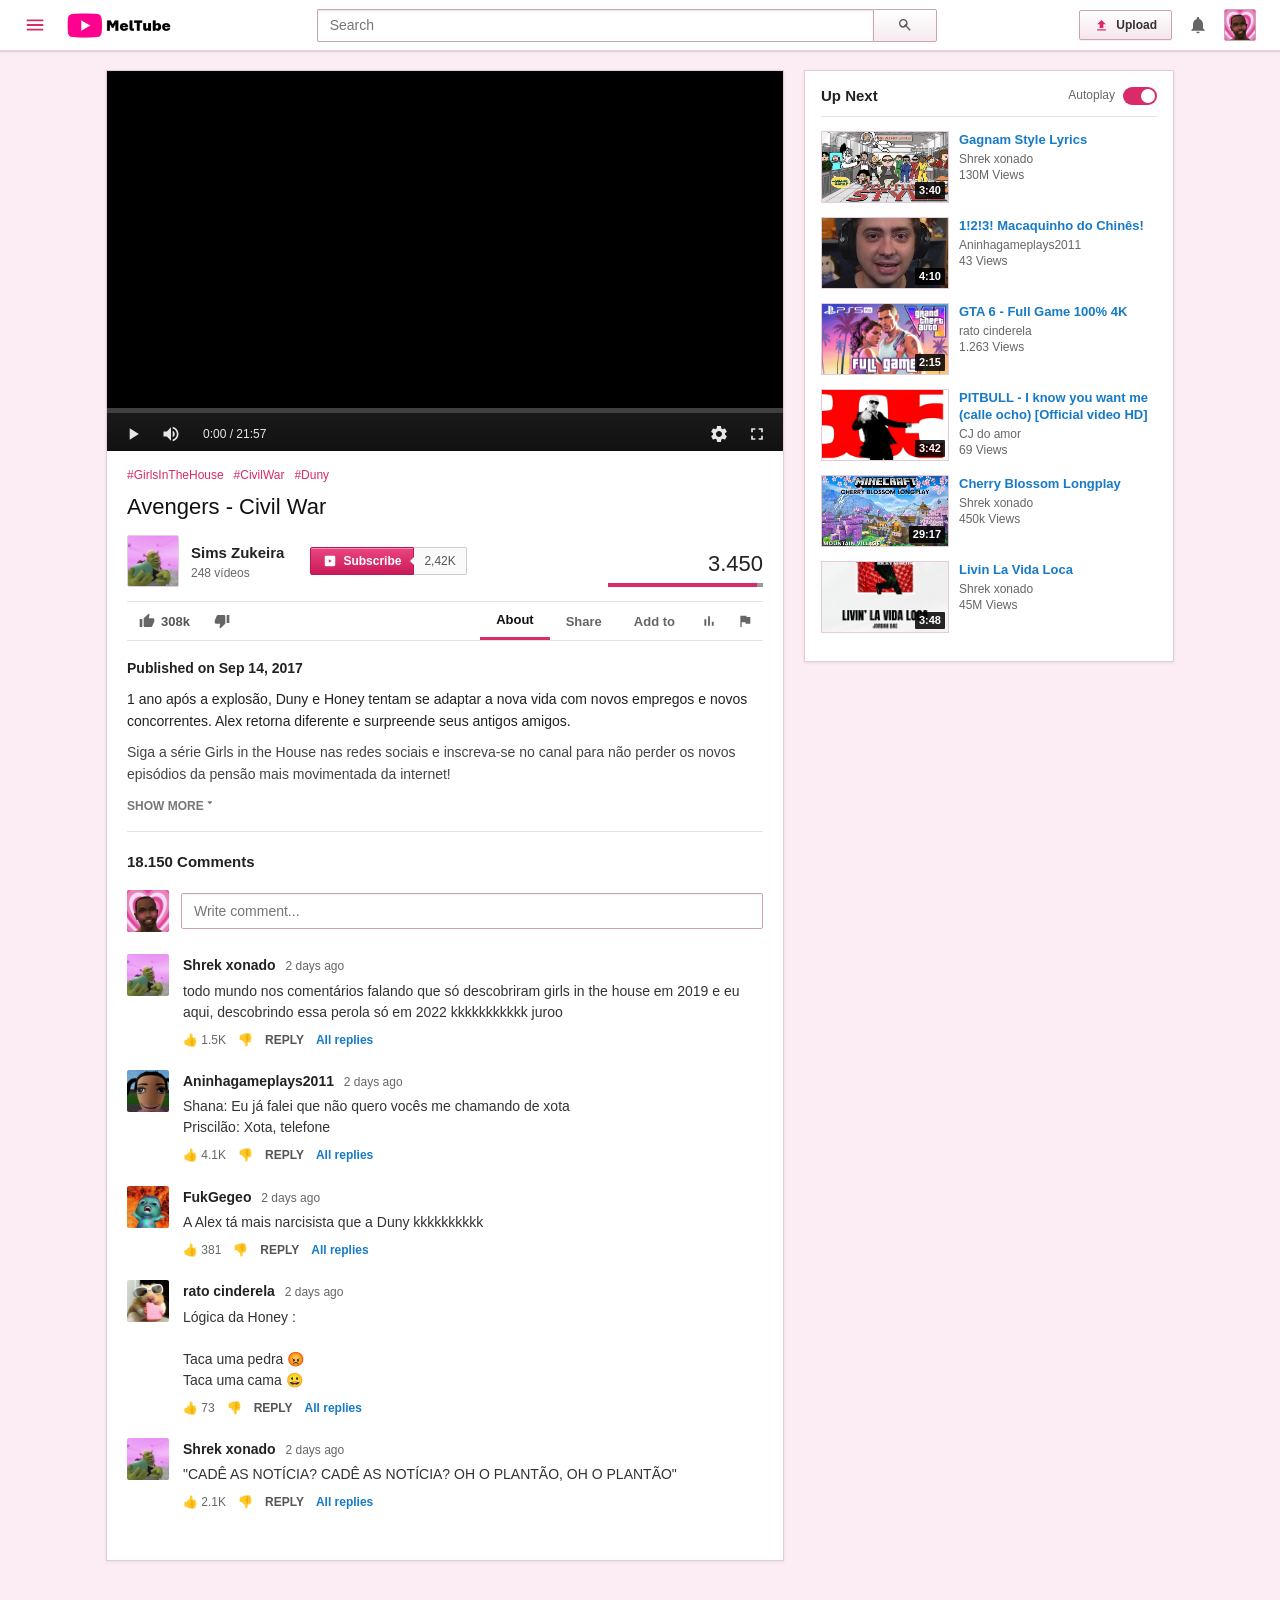
<file: pages/play-video-Girls-In-The-House.html>
<!DOCTYPE html>
<html lang="pt">
<head>
    <meta charset="UTF-8">
    <meta http-equiv="X-UA-Compatible" content="IE=edge">
    <meta name="viewport" content="width=device-width, initial-scale=1.0">
    <title>Avengers - Civil War - MelTube</title>
    <link rel="icon" href="../assets/images/branding/youtube (1).png">
    <link rel="stylesheet" href="../assets/css/watch.css">
</head>

<body>
    
    <!-- HEADER HITCHHIKER 2013 -->
    <nav class="navbar">
        <div class="nav-left">
            <button class="icon-btn menu-btn" title="Guide">
                <svg viewBox="0 0 24 24" class="svg-icon"><path d="M3 18h18v-2H3v2zm0-5h18v-2H3v2zm0-7v2h18V6H3z"/></svg>
            </button>
            <a href="../index.html">
                <img src="../assets/images/branding/logo-v2.0.png" alt="MelTube" class="logo">
            </a>
        </div>

        <div class="nav-middle">
            <div class="search-box">
                <input type="text" placeholder="Search">
                <button type="submit" class="search-btn" title="Search">
                    <svg viewBox="0 0 24 24" class="svg-icon search-svg"><path d="M15.5 14h-.79l-.28-.27A6.471 6.471 0 0 0 16 9.5 6.5 6.5 0 1 0 9.5 16c1.61 0 3.09-.59 4.23-1.57l.27.28v.79l5 4.99L20.49 19l-4.99-5zm-6 0C7.01 14 5 11.99 5 9.5S7.01 5 9.5 5 14 7.01 14 9.5 14z"/></svg>
                </button>
            </div>
        </div>

        <div class="nav-right">
            <button class="yt-upload-btn">
                <svg viewBox="0 0 24 24" class="svg-icon upload-svg"><path d="M9 16h6v-6h4l-7-7-7 7h4zm-4 2h14v2H5z"/></svg>
                <span>Upload</span>
            </button>
            
            <button class="icon-btn notif-btn" title="Notifications">
                <svg viewBox="0 0 24 24" class="svg-icon"><path d="M12 22c1.1 0 2-.9 2-2h-4c0 1.1.9 2 2 2zm6-6v-5c0-3.07-1.63-5.64-4.5-6.32V4c0-.83-.67-1.5-1.5-1.5s-1.5.67-1.5 1.5v.68C7.64 5.36 6 7.92 6 11v5l-2 2v1h16v-1l-2-2z"/></svg>
            </button>

            <img src="../assets/images/avatars/avatar-1.png" alt="Profile" class="user-icon">
        </div>
    </nav>

    <!-- CONTENT WRAPPER -->
    <div class="container play-container">
        <div class="row">
            
            <!-- COLUNA PRINCIPAL DO VÍDEO -->
            <div class="play-video">

                <!-- LEITOR RETRO 2013 (COM CONTROLES PERSONALIZADOS ROSA) -->
                <div class="yt-player-box" id="playerBox">
                    <video id="myVideo" preload="metadata" autoplay playsinline>
                        <source src="../assets/videos/girls-in-the-house.mov">
                    </video>

                    <!-- BARRA PRETA ORIGINAL DO YOUTUBE 2013 -->
                    <div class="yt-controls">
                        <div class="yt-timeline" id="timeline">
                            <div class="yt-timeline-buffer"></div>
                            <div class="yt-timeline-played" id="timelinePlayed"></div>
                            <div class="yt-scrubber-handle" id="scrubber"></div>
                        </div>

                        <div class="yt-controls-bottom">
                            <div class="ctrl-left">
                                <button class="ctrl-btn" id="playBtn" title="Play">
                                    <svg viewBox="0 0 24 24" class="ctrl-svg" id="playIcon"><path d="M8 5v14l11-7z"/></svg>
                                </button>
                                <button class="ctrl-btn" id="volBtn" title="Mute">
                                    <svg viewBox="0 0 24 24" class="ctrl-svg" id="volIcon"><path d="M3 9v6h4l5 5V4L7 9H3zm13.5 3c0-1.77-1.02-3.29-2.5-4.03v8.05c1.48-.73 2.5-2.25 2.5-4.02zM14 3.23v2.06c2.89.86 5 3.54 5 6.71s-2.11 5.85-5 6.71v2.06c4.01-.91 7-4.49 7-8.77s-2.99-7.86-7-8.77z"/></svg>
                                </button>
                                <span class="time-label" id="timeLabel">0:00 / 21:57</span>
                            </div>

                            <div class="ctrl-right">
                                <button class="ctrl-btn" title="Settings">
                                    <svg viewBox="0 0 24 24" class="ctrl-svg"><path d="M19.14 12.94c.04-.3.06-.61.06-.94 0-.32-.02-.64-.07-.94l2.03-1.58c.18-.14.23-.41.12-.61l-1.92-3.32c-.12-.22-.37-.29-.59-.22l-2.39.96c-.5-.38-1.03-.7-1.62-.94l-.36-2.54c-.04-.24-.24-.41-.48-.41h-3.84c-.24 0-.43.17-.47.41l-.36 2.54c-.59.24-1.13.57-1.62.94l-2.39-.96c-.22-.08-.47 0-.59.22L2.74 8.87c-.12.21-.08.47.12.61l2.03 1.58c-.05.3-.09.63-.09.94s.02.64.07.94l-2.03 1.58c-.18.14-.23.41-.12.61l1.92 3.32c.12.22.37.29.59.22l2.39-.96c.5.38 1.03.7 1.62.94l.36 2.54c.05.24.24.41.48.41h3.84c.24 0 .44-.17.47-.41l.36-2.54c.59-.24 1.13-.56 1.62-.94l2.39.96c.22.08.47 0 .59-.22l1.92-3.32c.12-.22.07-.47-.12-.61l-2.01-1.58zM12 15.6c-1.98 0-3.6-1.62-3.6-3.6s1.62-3.6 3.6-3.6 3.6 1.62 3.6 3.6-1.62 3.6-3.6 3.6z"/></svg>
                                </button>
                                <button class="ctrl-btn" id="fsBtn" title="Fullscreen">
                                    <svg viewBox="0 0 24 24" class="ctrl-svg"><path d="M7 14H5v5h5v-2H7v-3zm-2-4h2V7h3V5H5v5zm12 7h-3v2h5v-5h-2v3zM14 5v2h3v3h2V5h-5z"/></svg>
                                </button>
                            </div>
                        </div>
                    </div>
                </div>

                <!-- CABEÇALHO DO VÍDEO -->
                <div class="watch-header">
                    <div class="tags">
                        <a href="#">#GirlsInTheHouse</a> <a href="#">#CivilWar</a> <a href="#">#Duny</a>
                    </div>
                    <h3>Avengers - Civil War</h3>

                    <!-- LINHA DO CANAL + SUBSCRIÇÃO + VIEWS -->
                    <div class="watch-headline-row">
                        <div class="channel-info">
                            <img src="../assets/images/avatars/avatar-2.png" alt="Channel" class="channel-avatar">
                            <div>
                                <a href="https://www.youtube.com/@raonyphillips" target="_blank" class="channel-title">Sims Zukeira</a>
                                <span class="video-count">248 vídeos</span>
                            </div>

                            <div class="yt-subscribe-wrapper">
                                <a href="https://www.youtube.com/@raonyphillips" target="_blank" class="yt-sub-btn">
                                    <svg viewBox="0 0 24 24" class="sub-play-icon"><path d="M10 15l5-3-5-3v6zm11-10v14c0 1.1-.9 2-2 2H5c-1.1 0-2-.9-2-2V5c0-1.1.9-2 2-2h14c1.1 0 2 .9 2 2z"/></svg>
                                    <span>Subscribe</span>
                                </a>
                                <span class="yt-sub-bubble">2,42K</span>
                            </div>
                        </div>

                        <!-- VISUALIZAÇÕES E SPARKBAR -->
                        <div class="watch-views-box">
                            <span class="views-count">3.450</span>
                            <div class="video-extras-sparkbars" title="308k gostos">
                                <div class="sparkbar-likes" style="width: 96%;"></div>
                                <div class="sparkbar-dislikes" style="width: 4%;"></div>
                            </div>
                        </div>
                    </div>

                    <!-- LINHA DE AÇÕES -->
                    <div class="watch-actions-bar">
                        <div class="actions-left">
                            <button class="yt-uix-btn like-btn">
                                <svg viewBox="0 0 24 24" class="action-icon"><path d="M1 21h4V9H1v12zm22-11c0-1.1-.9-2-2-2h-6.31l.95-4.57.03-.32c0-.41-.17-.79-.44-1.06L14.17 1 7.59 7.59C7.22 7.95 7 8.45 7 9v10c0 1.1.9 2 2 2h9c.83 0 1.54-.5 1.84-1.22l3.02-7.05c.09-.23.14-.47.14-.73v-2z"/></svg>
                                <span>308k</span>
                            </button>
                            <button class="yt-uix-btn dislike-btn" title="Dislike">
                                <svg viewBox="0 0 24 24" class="action-icon"><path d="M15 3H6c-.83 0-1.54.5-1.84 1.22l-3.02 7.05c-.09.23-.14.47-.14.73v2c0 1.1.9 2 2 2h6.31l-.95 4.57-.03.32c0 .41.17.79.44 1.06L9.83 23l6.59-6.59c.37-.36.58-.86.58-1.41V5c0-1.1-.9-2-2-2zm4 0v12h4V3h-4z"/></svg>
                            </button>
                        </div>

                        <div class="actions-tabs">
                            <button class="action-tab active">About</button>
                            <button class="action-tab">Share</button>
                            <button class="action-tab">Add to</button>
                            <button class="action-tab tab-icon" title="Stats">
                                <svg viewBox="0 0 24 24" class="action-icon"><path d="M5 9.2h3V19H5zM10.6 5h2.8v14h-2.8zm5.6 8H19v6h-2.8z"/></svg>
                            </button>
                            <button class="action-tab tab-icon" title="Report">
                                <svg viewBox="0 0 24 24" class="action-icon"><path d="M14.4 6L14 4H5v17h2v-7h5.6l.4 2h7V6z"/></svg>
                            </button>
                        </div>
                    </div>
                </div>

                <!-- DESCRIÇÃO -->
                <div class="vid-description">
                    <p class="pub-date">Published on Sep 14, 2017</p>
                    <p>1 ano após a explosão, Duny e Honey tentam se adaptar a nova vida com novos empregos e novos concorrentes. Alex retorna diferente e surpreende seus antigos amigos.</p>
                    <p class="desc-extra">Siga a série Girls in the House nas redes sociais e inscreva-se no canal para não perder os novos episódios da pensão mais movimentada da internet!</p>
                    
                    <button class="show-more-btn">SHOW MORE 🢓</button>
                    
                    <hr>
                    <h4>18.150 Comments</h4>

                    <div class="add-comment">
                        <img src="../assets/images/avatars/avatar-1.png" alt="My Profile">
                        <input type="text" placeholder="Write comment...">
                    </div>

                    <!-- OS TEUS 5 COMENTÁRIOS ORIGINAIS EXATOS -->
                    <div class="old-comment">
                        <img src="../assets/images/avatars/avatar-2.png" alt="">
                        <div>
                            <h3>Shrek xonado <span>2 days ago</span></h3>
                            <p>todo mundo nos comentários falando que só descobriram girls in the house em 2019 e eu aqui, descobrindo essa perola só em 2022 kkkkkkkkkkk juroo</p>
                            <div class="acomment-action">
                                <span class="like-thumb">👍 1.5K</span>
                                <span class="dislike-thumb">👎</span>
                                <span class="reply-text">REPLY</span>
                                <a href="#">All replies</a>
                            </div>
                        </div>
                    </div> 

                    <div class="old-comment">
                        <img src="../assets/images/avatars/avatar-4.png" alt="">
                        <div>
                            <h3>Aninhagameplays2011 <span>2 days ago</span></h3>
                            <p>Shana: Eu já falei que não quero vocês me chamando de xota<br>Priscilão: Xota, telefone</p>
                            <div class="acomment-action">
                                <span class="like-thumb">👍 4.1K</span>
                                <span class="dislike-thumb">👎</span>
                                <span class="reply-text">REPLY</span>
                                <a href="#">All replies</a>
                            </div>
                        </div>
                    </div>

                    <div class="old-comment">
                        <img src="../assets/images/avatars/avatar-5.png" alt="">
                        <div>
                            <h3>FukGegeo <span>2 days ago</span></h3>
                            <p>A Alex tá mais narcisista que a Duny kkkkkkkkkk</p>
                            <div class="acomment-action">
                                <span class="like-thumb">👍 381</span>
                                <span class="dislike-thumb">👎</span>
                                <span class="reply-text">REPLY</span>
                                <a href="#">All replies</a>
                            </div>
                        </div>
                    </div>

                    <div class="old-comment">
                        <img src="../assets/images/avatars/avatar-6.png" alt="">
                        <div>
                            <h3>rato cinderela <span>2 days ago</span></h3>
                            <p>Lógica da Honey :<br><br>Taca uma pedra 😡<br>Taca uma cama 😀</p>
                            <div class="acomment-action">
                                <span class="like-thumb">👍 73</span>
                                <span class="dislike-thumb">👎</span>
                                <span class="reply-text">REPLY</span>
                                <a href="#">All replies</a>
                            </div>
                        </div>
                    </div>

                    <div class="old-comment">
                        <img src="../assets/images/avatars/avatar-2.png" alt="">
                        <div>
                            <h3>Shrek xonado <span>2 days ago</span></h3>
                            <p>"CADÊ AS NOTÍCIA? CADÊ AS NOTÍCIA? OH O PLANTÃO, OH O PLANTÃO"</p>
                            <div class="acomment-action">
                                <span class="like-thumb">👍 2.1K</span>
                                <span class="dislike-thumb">👎</span>
                                <span class="reply-text">REPLY</span>
                                <a href="#">All replies</a>
                            </div>
                        </div>
                    </div>
                </div>
            </div>

            <!-- BARRA LATERAL (UP NEXT COM AS IMAGENS CORRETAS) -->
            <div class="right-sidebar">
                <div class="sidebar-header-row">
                    <h4>Up Next</h4>
                    <div class="autoplay-block">
                        <span>Autoplay</span>
                        <div class="toggle-track active" id="autoToggle"><div class="toggle-pill"></div></div>
                    </div>
                </div>

                <div class="side-video-list">
                    <a href="play-video-PSY-GANGNAM-STYLE.html" class="small-thumbnail">
                        <img src="../assets/images/thumbnails/thumbnail-PSY-GANGNAM-STYLE.png" alt="">
                        <span class="vid-time-tag">3:40</span>
                    </a>
                    <div class="vid-info">
                        <a href="play-video-PSY-GANGNAM-STYLE.html">Gagnam Style Lyrics</a>
                        <p class="channel-tag">Shrek xonado</p>
                        <p class="meta-tag">130M Views</p>
                    </div>
                </div>

                <div class="side-video-list">
                    <a href="play-video-macaquinho-do-chines.html" class="small-thumbnail">
                        <img src="../assets/images/thumbnails/thumbnail-macaquinho-do-chines.png" alt="">
                        <span class="vid-time-tag">4:10</span>
                    </a>
                    <div class="vid-info">
                        <a href="play-video-macaquinho-do-chines.html">1!2!3! Macaquinho do Chinês!</a>
                        <p class="channel-tag">Aninhagameplays2011</p>
                        <p class="meta-tag">43 Views</p>
                    </div>
                </div>

                <!-- <div class="side-video-list">
                    <a href="play-video-MORRERAM-TODOS.html" class="small-thumbnail">
                        <img src="../assets/images/thumbnails/thumbnail-MORRERAM-TODOS.png" alt="">
                        <span class="vid-time-tag">8:24</span>
                    </a>
                    <div class="vid-info">
                        <a href="play-video-MORRERAM-TODOS.html">MORRERAM TODOS!</a>
                        <p class="channel-tag">FukGege</p>
                        <p class="meta-tag">450k Views</p>
                    </div>
                </div> -->

                <div class="side-video-list">
                    <a href="play-video-GTA6-Gameplay.html" class="small-thumbnail">
                        <img src="../assets/images/thumbnails/thumbnail-GTA6-Gameplay.png" alt="">
                        <span class="vid-time-tag">2:15</span>
                    </a>
                    <div class="vid-info">
                        <a href="play-video-GTA6-Gameplay.html">GTA 6 - Full Game 100% 4K</a>
                        <p class="channel-tag">rato cinderela</p>
                        <p class="meta-tag">1.263 Views</p>
                    </div>
                </div>

                <div class="side-video-list">
                    <a href="play-video-I-Know-You-Want-Me.html" class="small-thumbnail">
                        <img src="../assets/images/thumbnails/thumbnail-i-know-you-want-me.png" alt="">
                        <span class="vid-time-tag">3:42</span>
                    </a>
                    <div class="vid-info">
                        <a href="play-video-I-Know-You-Want-Me.html">PITBULL - I know you want me (calle ocho) [Official video HD]</a>
                        <p class="channel-tag">CJ do amor</p>
                        <p class="meta-tag">69 Views</p>
                    </div>
                </div>

                <div class="side-video-list">
                    <a href="play-video-Cherry-Blossom-LongPlay.html" class="small-thumbnail">
                        <img src="../assets/images/thumbnails/thumbnail-Cherry-Blossom-Longplay.png" alt="">
                        <span class="vid-time-tag">29:17</span>
                    </a>
                    <div class="vid-info">
                        <a href="play-video-Cherry-Blossom-LongPlay.html">Cherry Blossom Longplay</a>
                        <p class="channel-tag">Shrek xonado</p>
                        <p class="meta-tag">450k Views</p>
                    </div>
                </div>

                <!-- <div class="side-video-list">
                    <a href="play-video-fogo-no-parquinho.html" class="small-thumbnail">
                        <img src="../assets/images/thumbnails/thumbnail-fogo-no-parquinho.png" alt="">
                        <span class="vid-time-tag">5:02</span>
                    </a>
                    <div class="vid-info">
                        <a href="play-video-fogo-no-parquinho.html">Fogo no parquinho!</a>
                        <p class="channel-tag">CJ do amor</p>
                        <p class="meta-tag">450k Views</p>
                    </div>
                </div> -->

                <div class="side-video-list">
                    <a href="play-video-livin-la-vida-loca.html" class="small-thumbnail">
                        <img src="../assets/images/thumbnails/thumbnail-livin-la-vida-loca.png" alt="">
                        <span class="vid-time-tag">3:48</span>
                    </a>
                    <div class="vid-info">
                        <a href="play-video-livin-la-vida-loca.html">Livin La Vida Loca</a>
                        <p class="channel-tag">Shrek xonado</p>
                        <p class="meta-tag">45M Views</p>
                    </div>
                </div>
            </div>

        </div>
    </div>

    <!-- SCRIPT DO LEITOR RETRO -->
    <script>
        const video = document.getElementById('myVideo');
        const playBtn = document.getElementById('playBtn');
        const playIcon = document.getElementById('playIcon');
        const volBtn = document.getElementById('volBtn');
        const timeline = document.getElementById('timeline');
        const timelinePlayed = document.getElementById('timelinePlayed');
        const scrubber = document.getElementById('scrubber');
        const timeLabel = document.getElementById('timeLabel');
        const fsBtn = document.getElementById('fsBtn');
        const playerBox = document.getElementById('playerBox');

        function formatTime(s) {
            const mins = Math.floor(s / 60);
            const secs = Math.floor(s % 60);
            return `${mins}:${secs < 10 ? '0' : ''}${secs}`;
        }

        playBtn.addEventListener('click', () => {
            if (video.paused) {
                video.play();
                playIcon.innerHTML = '<path d="M6 19h4V5H6v14zm8-14v14h4V5h-4z"/>';
            } else {
                video.pause();
                playIcon.innerHTML = '<path d="M8 5v14l11-7z"/>';
            }
        });

        video.addEventListener('timeupdate', () => {
            if (video.duration) {
                const percent = (video.currentTime / video.duration) * 100;
                timelinePlayed.style.width = percent + '%';
                scrubber.style.left = percent + '%';
                timeLabel.textContent = `${formatTime(video.currentTime)} / ${formatTime(video.duration)}`;
            }
        });

        timeline.addEventListener('click', (e) => {
            const rect = timeline.getBoundingClientRect();
            const pos = (e.clientX - rect.left) / rect.width;
            video.currentTime = pos * video.duration;
        });

        volBtn.addEventListener('click', () => {
            video.muted = !video.muted;
            volBtn.style.opacity = video.muted ? '0.4' : '1';
        });

        fsBtn.addEventListener('click', () => {
            if (!document.fullscreenElement) {
                playerBox.requestFullscreen().catch(err => alert(err.message));
            } else {
                document.exitFullscreen();
            }
        });

        document.getElementById('autoToggle').addEventListener('click', function() {
            this.classList.toggle('active');
        });
    </script>
</body>
</html>
</file>
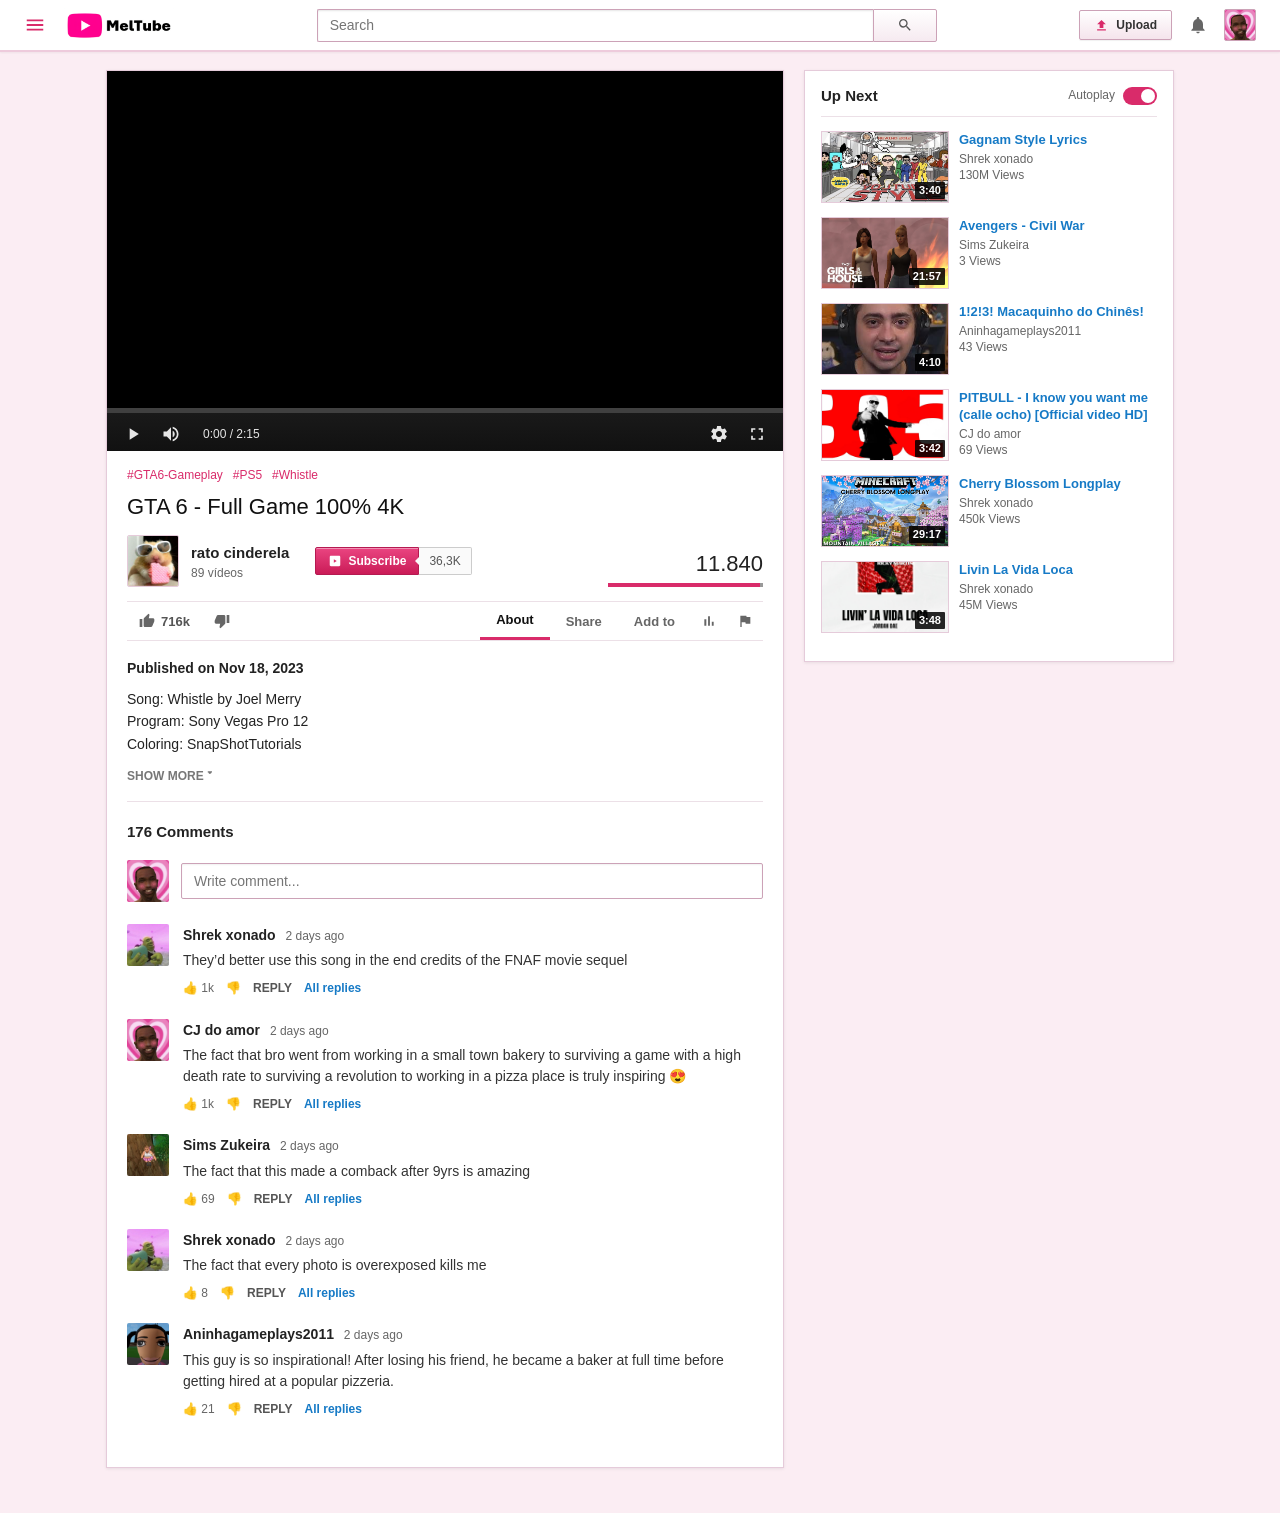
<file: pages/play-video-GTA6-Gameplay.html>
<!DOCTYPE html>
<html lang="pt">
<head>
    <meta charset="UTF-8">
    <meta http-equiv="X-UA-Compatible" content="IE=edge">
    <meta name="viewport" content="width=device-width, initial-scale=1.0">
    <title>GTA 6 - Full Game 100% 4K - MelTube</title>
    <link rel="icon" href="../assets/images/branding/youtube (1).png">
    <link rel="stylesheet" href="../assets/css/watch.css">
</head>

<body>
    
    <nav class="navbar">
        <div class="nav-left">
            <button class="icon-btn menu-btn" title="Guide">
                <svg viewBox="0 0 24 24" class="svg-icon"><path d="M3 18h18v-2H3v2zm0-5h18v-2H3v2zm0-7v2h18V6H3z"/></svg>
            </button>
            <a href="../index.html">
                <img src="../assets/images/branding/logo.png" alt="MelTube" class="logo">
            </a>
        </div>

        <div class="nav-middle">
            <div class="search-box">
                <input type="text" placeholder="Search">
                <button type="submit" class="search-btn" title="Search">
                    <svg viewBox="0 0 24 24" class="svg-icon search-svg"><path d="M15.5 14h-.79l-.28-.27A6.471 6.471 0 0 0 16 9.5 6.5 6.5 0 1 0 9.5 16c1.61 0 3.09-.59 4.23-1.57l.27.28v.79l5 4.99L20.49 19l-4.99-5zm-6 0C7.01 14 5 11.99 5 9.5S7.01 5 9.5 5 14 7.01 14 9.5 11.99 14 9.5 14z"/></svg>
                </button>
            </div>
        </div>

        <div class="nav-right">
            <button class="yt-upload-btn">
                <svg viewBox="0 0 24 24" class="svg-icon upload-svg"><path d="M9 16h6v-6h4l-7-7-7 7h4zm-4 2h14v2H5z"/></svg>
                <span>Upload</span>
            </button>
            <button class="icon-btn notif-btn" title="Notifications">
                <svg viewBox="0 0 24 24" class="svg-icon"><path d="M12 22c1.1 0 2-.9 2-2h-4c0 1.1.9 2 2 2zm6-6v-5c0-3.07-1.63-5.64-4.5-6.32V4c0-.83-.67-1.5-1.5-1.5s-1.5.67-1.5 1.5v.68C7.64 5.36 6 7.92 6 11v5l-2 2v1h16v-1l-2-2z"/></svg>
            </button>
            <img src="../assets/images/avatars/avatar-1.png" alt="Profile" class="user-icon">
        </div>
    </nav>

    <div class="container play-container">
        <div class="row">
            
            <div class="play-video">
                <div class="yt-player-box" id="playerBox">
                    <video id="myVideo" preload="metadata" autoplay playsinline>
                        <source src="../assets/videos/Josh-Hutcherson-Whistle.mp4">
                    </video>

                    <div class="yt-controls">
                        <div class="yt-timeline" id="timeline">
                            <div class="yt-timeline-buffer"></div>
                            <div class="yt-timeline-played" id="timelinePlayed"></div>
                            <div class="yt-scrubber-handle" id="scrubber"></div>
                        </div>

                        <div class="yt-controls-bottom">
                            <div class="ctrl-left">
                                <button class="ctrl-btn" id="playBtn" title="Play">
                                    <svg viewBox="0 0 24 24" class="ctrl-svg" id="playIcon"><path d="M8 5v14l11-7z"/></svg>
                                </button>
                                <button class="ctrl-btn" id="volBtn" title="Mute">
                                    <svg viewBox="0 0 24 24" class="ctrl-svg" id="volIcon"><path d="M3 9v6h4l5 5V4L7 9H3zm13.5 3c0-1.77-1.02-3.29-2.5-4.03v8.05c1.48-.73 2.5-2.25 2.5-4.02zM14 3.23v2.06c2.89.86 5 3.54 5 6.71s-2.11 5.85-5 6.71v2.06c4.01-.91 7-4.49 7-8.77s-2.99-7.86-7-8.77z"/></svg>
                                </button>
                                <span class="time-label" id="timeLabel">0:00 / 2:15</span>
                            </div>

                            <div class="ctrl-right">
                                <button class="ctrl-btn" title="Settings">
                                    <svg viewBox="0 0 24 24" class="ctrl-svg"><path d="M19.14 12.94c.04-.3.06-.61.06-.94 0-.32-.02-.64-.07-.94l2.03-1.58c.18-.14.23-.41.12-.61l-1.92-3.32c-.12-.22-.37-.29-.59-.22l-2.39.96c-.5-.38-1.03-.7-1.62-.94l-.36-2.54c-.04-.24-.24-.41-.48-.41h-3.84c-.24 0-.43.17-.47.41l-.36 2.54c-.59.24-1.13.57-1.62.94l-2.39-.96c-.22-.08-.47 0-.59.22L2.74 8.87c-.12.21-.08.47.12.61l2.03 1.58c-.05.3-.09.63-.09.94s.02.64.07.94l-2.03 1.58c-.18.14-.23.41-.12.61l1.92 3.32c.12.22.37.29.59.22l2.39-.96c.5.38 1.03.7 1.62.94l.36 2.54c.05.24.24.41.48.41h3.84c.24 0 .44-.17.47-.41l.36-2.54c.59-.24 1.13-.56 1.62-.94l2.39.96c.22.08.47 0 .59-.22l1.92-3.32c.12-.22.07-.47-.12-.61l-2.01-1.58zM12 15.6c-1.98 0-3.6-1.62-3.6-3.6s1.62-3.6 3.6-3.6 3.6 1.62 3.6 3.6-1.62 3.6-3.6 3.6z"/></svg>
                                </button>
                                <button class="ctrl-btn" id="fsBtn" title="Fullscreen">
                                    <svg viewBox="0 0 24 24" class="ctrl-svg"><path d="M7 14H5v5h5v-2H7v-3zm-2-4h2V7h3V5H5v5zm12 7h-3v2h5v-5h-2v3zM14 5v2h3v3h2V5h-5z"/></svg>
                                </button>
                            </div>
                        </div>
                    </div>
                </div>

                <div class="watch-header">
                    <div class="tags">
                        <a href="#">#GTA6-Gameplay</a> <a href="#">#PS5</a> <a href="#">#Whistle</a>
                    </div>
                    <h3>GTA 6 - Full Game 100% 4K</h3>

                    <div class="watch-headline-row">
                        <div class="channel-info">
                            <img src="../assets/images/avatars/avatar-6.png" alt="Channel" class="channel-avatar">
                            <div>
                                <a href="https://www.youtube.com/@raonyphillips" target="_blank" class="channel-title">rato cinderela</a>
                                <span class="video-count">89 vídeos</span>
                            </div>

                            <div class="yt-subscribe-wrapper">
                                <a href="https://www.youtube.com/@raonyphillips" target="_blank" class="yt-sub-btn">
                                    <svg viewBox="0 0 24 24" class="sub-play-icon"><path d="M10 15l5-3-5-3v6zm11-10v14c0 1.1-.9 2-2 2H5c-1.1 0-2-.9-2-2V5c0-1.1.9-2 2-2h14c1.1 0 2 .9 2 2z"/></svg>
                                    <span>Subscribe</span>
                                </a>
                                <span class="yt-sub-bubble">36,3K</span>
                            </div>
                        </div>

                        <div class="watch-views-box">
                            <span class="views-count">11.840</span>
                            <div class="video-extras-sparkbars" title="716k gostos">
                                <div class="sparkbar-likes" style="width: 98%;"></div>
                                <div class="sparkbar-dislikes" style="width: 2%;"></div>
                            </div>
                        </div>
                    </div>

                    <div class="watch-actions-bar">
                        <div class="actions-left">
                            <button class="yt-uix-btn like-btn">
                                <svg viewBox="0 0 24 24" class="action-icon"><path d="M1 21h4V9H1v12zm22-11c0-1.1-.9-2-2-2h-6.31l.95-4.57.03-.32c0-.41-.17-.79-.44-1.06L14.17 1 7.59 7.59C7.22 7.95 7 8.45 7 9v10c0 1.1.9 2 2 2h9c.83 0 1.54-.5 1.84-1.22l3.02-7.05c.09-.23.14-.47.14-.73v-2z"/></svg>
                                <span>716k</span>
                            </button>
                            <button class="yt-uix-btn dislike-btn" title="Dislike">
                                <svg viewBox="0 0 24 24" class="action-icon"><path d="M15 3H6c-.83 0-1.54.5-1.84 1.22l-3.02 7.05c-.09.23-.14.47-.14.73v2c0 1.1.9 2 2 2h6.31l-.95 4.57-.03.32c0 .41.17.79.44 1.06L9.83 23l6.59-6.59c.37-.36.58-.86.58-1.41V5c0-1.1-.9-2-2-2zm4 0v12h4V3h-4z"/></svg>
                            </button>
                        </div>

                        <div class="actions-tabs">
                            <button class="action-tab active">About</button>
                            <button class="action-tab">Share</button>
                            <button class="action-tab">Add to</button>
                            <button class="action-tab tab-icon" title="Stats">
                                <svg viewBox="0 0 24 24" class="action-icon"><path d="M5 9.2h3V19H5zM10.6 5h2.8v14h-2.8zm5.6 8H19v6h-2.8z"/></svg>
                            </button>
                            <button class="action-tab tab-icon" title="Report">
                                <svg viewBox="0 0 24 24" class="action-icon"><path d="M14.4 6L14 4H5v17h2v-7h5.6l.4 2h7V6z"/></svg>
                            </button>
                        </div>
                    </div>
                </div>

                <div class="vid-description">
                    <p class="pub-date">Published on Nov 18, 2023</p>
                    <p>Song: Whistle by Joel Merry<br>Program: Sony Vegas Pro 12<br>Coloring: SnapShotTutorials</p>
                    
                    <button class="show-more-btn">SHOW MORE 🢓</button>
                    
                    <hr>
                    <h4>176 Comments</h4>

                    <div class="add-comment">
                        <img src="../assets/images/avatars/avatar-1.png" alt="My Profile">
                        <input type="text" placeholder="Write comment...">
                    </div>

                    <div class="old-comment">
                        <img src="../assets/images/avatars/avatar-2.png" alt="">
                        <div>
                            <h3>Shrek xonado <span>2 days ago</span></h3>
                            <p>They’d better use this song in the end credits of the FNAF movie sequel</p>
                            <div class="acomment-action">
                                <span class="like-thumb">👍 1k</span>
                                <span class="dislike-thumb">👎</span>
                                <span class="reply-text">REPLY</span>
                                <a href="#">All replies</a>
                            </div>
                        </div>
                    </div> 

                    <div class="old-comment">
                        <img src="../assets/images/avatars/avatar-1.png" alt="">
                        <div>
                            <h3>CJ do amor <span>2 days ago</span></h3>
                            <p>The fact that bro went from working in a small town bakery to surviving a game with a high death rate to surviving a revolution to working in a pizza place is truly inspiring 😍</p>
                            <div class="acomment-action">
                                <span class="like-thumb">👍 1k</span>
                                <span class="dislike-thumb">👎</span>
                                <span class="reply-text">REPLY</span>
                                <a href="#">All replies</a>
                            </div>
                        </div>
                    </div>

                    <div class="old-comment">
                        <img src="../assets/images/avatars/avatar-3.png" alt="">
                        <div>
                            <h3>Sims Zukeira <span>2 days ago</span></h3>
                            <p>The fact that this made a comback after 9yrs is amazing</p>
                            <div class="acomment-action">
                                <span class="like-thumb">👍 69</span>
                                <span class="dislike-thumb">👎</span>
                                <span class="reply-text">REPLY</span>
                                <a href="#">All replies</a>
                            </div>
                        </div>
                    </div>

                    <div class="old-comment">
                        <img src="../assets/images/avatars/avatar-2.png" alt="">
                        <div>
                            <h3>Shrek xonado <span>2 days ago</span></h3>
                            <p>The fact that every photo is overexposed kills me</p>
                            <div class="acomment-action">
                                <span class="like-thumb">👍 8</span>
                                <span class="dislike-thumb">👎</span>
                                <span class="reply-text">REPLY</span>
                                <a href="#">All replies</a>
                            </div>
                        </div>
                    </div>

                    <div class="old-comment">
                        <img src="../assets/images/avatars/avatar-4.png" alt="">
                        <div>
                            <h3>Aninhagameplays2011 <span>2 days ago</span></h3>
                            <p>This guy is so inspirational! After losing his friend, he became a baker at full time before getting hired at a popular pizzeria.</p>
                            <div class="acomment-action">
                                <span class="like-thumb">👍 21</span>
                                <span class="dislike-thumb">👎</span>
                                <span class="reply-text">REPLY</span>
                                <a href="#">All replies</a>
                            </div>
                        </div>
                    </div>
                </div>
            </div>

            <!-- BARRA LATERAL UP NEXT -->
            <div class="right-sidebar">
                <div class="sidebar-header-row">
                    <h4>Up Next</h4>
                    <div class="autoplay-block">
                        <span>Autoplay</span>
                        <div class="toggle-track active" id="autoToggle"><div class="toggle-pill"></div></div>
                    </div>
                </div>

                <div class="side-video-list">
                    <a href="play-video-PSY-GANGNAM-STYLE.html" class="small-thumbnail">
                        <img src="../assets/images/thumbnails/thumbnail-PSY-GANGNAM-STYLE.png" alt="">
                        <span class="vid-time-tag">3:40</span>
                    </a>
                    <div class="vid-info">
                        <a href="play-video-PSY-GANGNAM-STYLE.html">Gagnam Style Lyrics</a>
                        <p class="channel-tag">Shrek xonado</p>
                        <p class="meta-tag">130M Views</p>
                    </div>
                </div>

                <div class="side-video-list">
                    <a href="play-video-Girls-In-The-House.html" class="small-thumbnail">
                        <img src="../assets/images/thumbnails/thumbnail-Girls-In-The-House.png" alt="">
                        <span class="vid-time-tag">21:57</span>
                    </a>
                    <div class="vid-info">
                        <a href="play-video-Girls-In-The-House.html">Avengers - Civil War</a>
                        <p class="channel-tag">Sims Zukeira</p>
                        <p class="meta-tag">3 Views</p>
                    </div>
                </div>

                <div class="side-video-list">
                    <a href="play-video-macaquinho-do-chines.html" class="small-thumbnail">
                        <img src="../assets/images/thumbnails/thumbnail-macaquinho-do-chines.png" alt="">
                        <span class="vid-time-tag">4:10</span>
                    </a>
                    <div class="vid-info">
                        <a href="play-video-macaquinho-do-chines.html">1!2!3! Macaquinho do Chinês!</a>
                        <p class="channel-tag">Aninhagameplays2011</p>
                        <p class="meta-tag">43 Views</p>
                    </div>
                </div>

                <div class="side-video-list">
                    <a href="play-video-I-Know-You-Want-Me.html" class="small-thumbnail">
                        <img src="../assets/images/thumbnails/thumbnail-i-know-you-want-me.png" alt="">
                        <span class="vid-time-tag">3:42</span>
                    </a>
                    <div class="vid-info">
                        <a href="play-video-I-Know-You-Want-Me.html">PITBULL - I know you want me (calle ocho) [Official video HD]</a>
                        <p class="channel-tag">CJ do amor</p>
                        <p class="meta-tag">69 Views</p>
                    </div>
                </div>

                <div class="side-video-list">
                    <a href="play-video-Cherry-Blossom-LongPlay.html" class="small-thumbnail">
                        <img src="../assets/images/thumbnails/thumbnail-Cherry-Blossom-Longplay.png" alt="">
                        <span class="vid-time-tag">29:17</span>
                    </a>
                    <div class="vid-info">
                        <a href="play-video-Cherry-Blossom-LongPlay.html">Cherry Blossom Longplay</a>
                        <p class="channel-tag">Shrek xonado</p>
                        <p class="meta-tag">450k Views</p>
                    </div>
                </div>

                <div class="side-video-list">
                    <a href="play-video-livin-la-vida-loca.html" class="small-thumbnail">
                        <img src="../assets/images/thumbnails/thumbnail-livin-la-vida-loca.png" alt="">
                        <span class="vid-time-tag">3:48</span>
                    </a>
                    <div class="vid-info">
                        <a href="play-video-livin-la-vida-loca.html">Livin La Vida Loca</a>
                        <p class="channel-tag">Shrek xonado</p>
                        <p class="meta-tag">45M Views</p>
                    </div>
                </div>
            </div>

        </div>
    </div>

    <script>
        const video = document.getElementById('myVideo');
        const playBtn = document.getElementById('playBtn');
        const playIcon = document.getElementById('playIcon');
        const volBtn = document.getElementById('volBtn');
        const timeline = document.getElementById('timeline');
        const timelinePlayed = document.getElementById('timelinePlayed');
        const scrubber = document.getElementById('scrubber');
        const timeLabel = document.getElementById('timeLabel');
        const fsBtn = document.getElementById('fsBtn');
        const playerBox = document.getElementById('playerBox');

        function formatTime(s) {
            const mins = Math.floor(s / 60);
            const secs = Math.floor(s % 60);
            return `${mins}:${secs < 10 ? '0' : ''}${secs}`;
        }

        playBtn.addEventListener('click', () => {
            if (video.paused) {
                video.play();
                playIcon.innerHTML = '<path d="M6 19h4V5H6v14zm8-14v14h4V5h-4z"/>';
            } else {
                video.pause();
                playIcon.innerHTML = '<path d="M8 5v14l11-7z"/>';
            }
        });

        video.addEventListener('timeupdate', () => {
            if (video.duration) {
                const percent = (video.currentTime / video.duration) * 100;
                timelinePlayed.style.width = percent + '%';
                scrubber.style.left = percent + '%';
                timeLabel.textContent = `${formatTime(video.currentTime)} / ${formatTime(video.duration)}`;
            }
        });

        timeline.addEventListener('click', (e) => {
            const rect = timeline.getBoundingClientRect();
            const pos = (e.clientX - rect.left) / rect.width;
            video.currentTime = pos * video.duration;
        });

        volBtn.addEventListener('click', () => {
            video.muted = !video.muted;
            volBtn.style.opacity = video.muted ? '0.4' : '1';
        });

        fsBtn.addEventListener('click', () => {
            if (!document.fullscreenElement) {
                playerBox.requestFullscreen().catch(err => alert(err.message));
            } else {
                document.exitFullscreen();
            }
        });

        document.getElementById('autoToggle').addEventListener('click', function() {
            this.classList.toggle('active');
        });
    </script>
    <script src="../assets/js/search.js"></script>
</body>
</html>
</file>
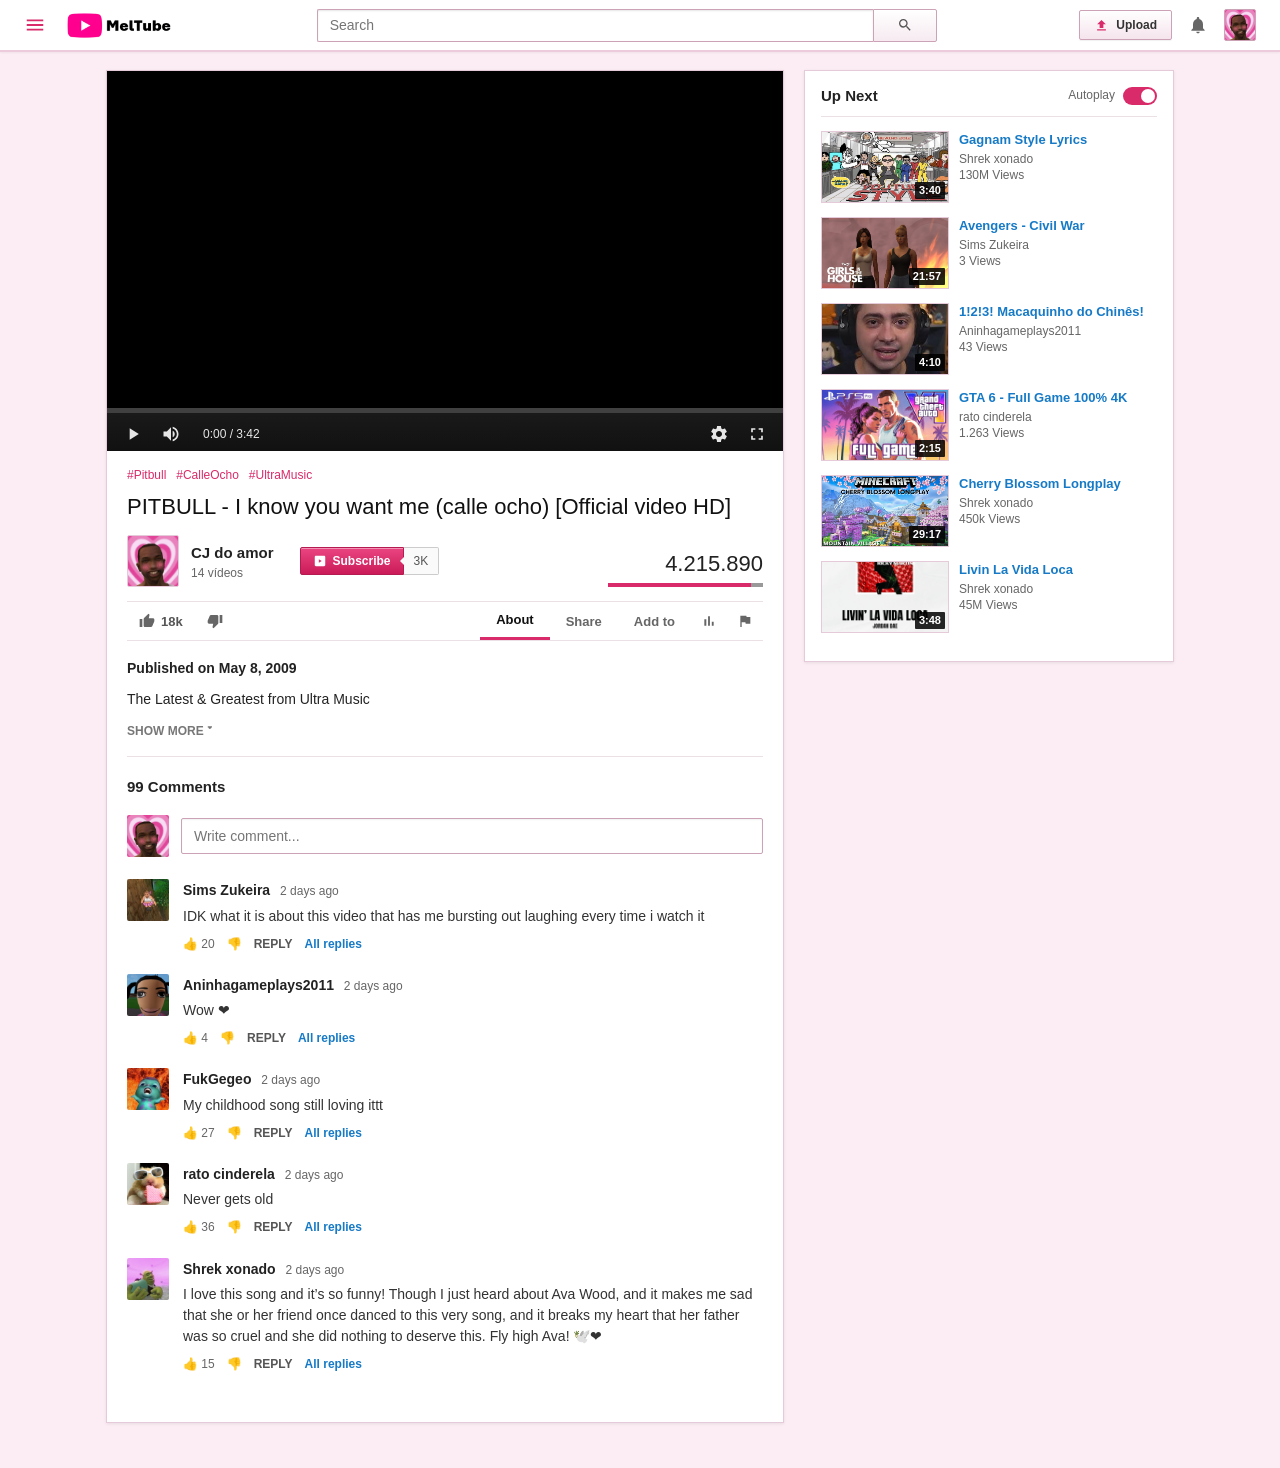
<file: pages/play-video-I-Know-You-Want-Me.html>
<!DOCTYPE html>
<html lang="pt">
<head>
    <meta charset="UTF-8">
    <meta http-equiv="X-UA-Compatible" content="IE=edge">
    <meta name="viewport" content="width=device-width, initial-scale=1.0">
    <title>PITBULL - I know you want me - MelTube</title>
    <link rel="icon" href="../assets/images/branding/youtube (1).png">
    <link rel="stylesheet" href="../assets/css/watch.css">
</head>

<body>
    
    <nav class="navbar">
        <div class="nav-left">
            <button class="icon-btn menu-btn" title="Guide">
                <svg viewBox="0 0 24 24" class="svg-icon"><path d="M3 18h18v-2H3v2zm0-5h18v-2H3v2zm0-7v2h18V6H3z"/></svg>
            </button>
            <a href="../index.html">
                <img src="../assets/images/branding/logo.png" alt="MelTube" class="logo">
            </a>
        </div>

        <div class="nav-middle">
            <div class="search-box">
                <input type="text" placeholder="Search">
                <button type="submit" class="search-btn" title="Search">
                    <svg viewBox="0 0 24 24" class="svg-icon search-svg"><path d="M15.5 14h-.79l-.28-.27A6.471 6.471 0 0 0 16 9.5 6.5 6.5 0 1 0 9.5 16c1.61 0 3.09-.59 4.23-1.57l.27.28v.79l5 4.99L20.49 19l-4.99-5zm-6 0C7.01 14 5 11.99 5 9.5S7.01 5 9.5 5 14 7.01 14 9.5 11.99 14 9.5 14z"/></svg>
                </button>
            </div>
        </div>

        <div class="nav-right">
            <button class="yt-upload-btn">
                <svg viewBox="0 0 24 24" class="svg-icon upload-svg"><path d="M9 16h6v-6h4l-7-7-7 7h4zm-4 2h14v2H5z"/></svg>
                <span>Upload</span>
            </button>
            <button class="icon-btn notif-btn" title="Notifications">
                <svg viewBox="0 0 24 24" class="svg-icon"><path d="M12 22c1.1 0 2-.9 2-2h-4c0 1.1.9 2 2 2zm6-6v-5c0-3.07-1.63-5.64-4.5-6.32V4c0-.83-.67-1.5-1.5-1.5s-1.5.67-1.5 1.5v.68C7.64 5.36 6 7.92 6 11v5l-2 2v1h16v-1l-2-2z"/></svg>
            </button>
            <img src="../assets/images/avatars/avatar-1.png" alt="Profile" class="user-icon">
        </div>
    </nav>

    <div class="container play-container">
        <div class="row">
            
            <div class="play-video">
                <div class="yt-player-box" id="playerBox">
                    <video id="myVideo" preload="metadata" autoplay playsinline>
                        <source src="../assets/videos/i-know-you-want-me.mp4">
                    </video>

                    <div class="yt-controls">
                        <div class="yt-timeline" id="timeline">
                            <div class="yt-timeline-buffer"></div>
                            <div class="yt-timeline-played" id="timelinePlayed"></div>
                            <div class="yt-scrubber-handle" id="scrubber"></div>
                        </div>

                        <div class="yt-controls-bottom">
                            <div class="ctrl-left">
                                <button class="ctrl-btn" id="playBtn" title="Play">
                                    <svg viewBox="0 0 24 24" class="ctrl-svg" id="playIcon"><path d="M8 5v14l11-7z"/></svg>
                                </button>
                                <button class="ctrl-btn" id="volBtn" title="Mute">
                                    <svg viewBox="0 0 24 24" class="ctrl-svg" id="volIcon"><path d="M3 9v6h4l5 5V4L7 9H3zm13.5 3c0-1.77-1.02-3.29-2.5-4.03v8.05c1.48-.73 2.5-2.25 2.5-4.02zM14 3.23v2.06c2.89.86 5 3.54 5 6.71s-2.11 5.85-5 6.71v2.06c4.01-.91 7-4.49 7-8.77s-2.99-7.86-7-8.77z"/></svg>
                                </button>
                                <span class="time-label" id="timeLabel">0:00 / 3:42</span>
                            </div>

                            <div class="ctrl-right">
                                <button class="ctrl-btn" title="Settings">
                                    <svg viewBox="0 0 24 24" class="ctrl-svg"><path d="M19.14 12.94c.04-.3.06-.61.06-.94 0-.32-.02-.64-.07-.94l2.03-1.58c.18-.14.23-.41.12-.61l-1.92-3.32c-.12-.22-.37-.29-.59-.22l-2.39.96c-.5-.38-1.03-.7-1.62-.94l-.36-2.54c-.04-.24-.24-.41-.48-.41h-3.84c-.24 0-.43.17-.47.41l-.36 2.54c-.59.24-1.13.57-1.62.94l-2.39-.96c-.22-.08-.47 0-.59.22L2.74 8.87c-.12.21-.08.47.12.61l2.03 1.58c-.05.3-.09.63-.09.94s.02.64.07.94l-2.03 1.58c-.18.14-.23.41-.12.61l1.92 3.32c.12.22.37.29.59.22l2.39-.96c.5.38 1.03.7 1.62.94l.36 2.54c.05.24.24.41.48.41h3.84c.24 0 .44-.17.47-.41l.36-2.54c.59-.24 1.13-.56 1.62-.94l2.39.96c.22.08.47 0 .59-.22l1.92-3.32c.12-.22.07-.47-.12-.61l-2.01-1.58zM12 15.6c-1.98 0-3.6-1.62-3.6-3.6s1.62-3.6 3.6-3.6 3.6 1.62 3.6 3.6-1.62 3.6-3.6 3.6z"/></svg>
                                </button>
                                <button class="ctrl-btn" id="fsBtn" title="Fullscreen">
                                    <svg viewBox="0 0 24 24" class="ctrl-svg"><path d="M7 14H5v5h5v-2H7v-3zm-2-4h2V7h3V5H5v5zm12 7h-3v2h5v-5h-2v3zM14 5v2h3v3h2V5h-5z"/></svg>
                                </button>
                            </div>
                        </div>
                    </div>
                </div>

                <div class="watch-header">
                    <div class="tags">
                        <a href="#">#Pitbull</a> <a href="#">#CalleOcho</a> <a href="#">#UltraMusic</a>
                    </div>
                    <h3>PITBULL - I know you want me (calle ocho) [Official video HD]</h3>

                    <div class="watch-headline-row">
                        <div class="channel-info">
                            <img src="../assets/images/avatars/avatar-1.png" alt="Channel" class="channel-avatar">
                            <div>
                                <a href="#" class="channel-title">CJ do amor</a>
                                <span class="video-count">14 vídeos</span>
                            </div>

                            <div class="yt-subscribe-wrapper">
                                <a href="#" class="yt-sub-btn">
                                    <svg viewBox="0 0 24 24" class="sub-play-icon"><path d="M10 15l5-3-5-3v6zm11-10v14c0 1.1-.9 2-2 2H5c-1.1 0-2-.9-2-2V5c0-1.1.9-2 2-2h14c1.1 0 2 .9 2 2z"/></svg>
                                    <span>Subscribe</span>
                                </a>
                                <span class="yt-sub-bubble">3K</span>
                            </div>
                        </div>

                        <div class="watch-views-box">
                            <span class="views-count">4.215.890</span>
                            <div class="video-extras-sparkbars" title="18k gostos">
                                <div class="sparkbar-likes" style="width: 92%;"></div>
                                <div class="sparkbar-dislikes" style="width: 8%;"></div>
                            </div>
                        </div>
                    </div>

                    <div class="watch-actions-bar">
                        <div class="actions-left">
                            <button class="yt-uix-btn like-btn">
                                <svg viewBox="0 0 24 24" class="action-icon"><path d="M1 21h4V9H1v12zm22-11c0-1.1-.9-2-2-2h-6.31l.95-4.57.03-.32c0-.41-.17-.79-.44-1.06L14.17 1 7.59 7.59C7.22 7.95 7 8.45 7 9v10c0 1.1.9 2 2 2h9c.83 0 1.54-.5 1.84-1.22l3.02-7.05c.09-.23.14-.47.14-.73v-2z"/></svg>
                                <span>18k</span>
                            </button>
                            <button class="yt-uix-btn dislike-btn" title="Dislike">
                                <svg viewBox="0 0 24 24" class="action-icon"><path d="M15 3H6c-.83 0-1.54.5-1.84 1.22l-3.02 7.05c-.09.23-.14.47-.14.73v2c0 1.1.9 2 2 2h6.31l-.95 4.57-.03.32c0 .41.17.79.44 1.06L9.83 23l6.59-6.59c.37-.36.58-.86.58-1.41V5c0-1.1-.9-2-2-2zm4 0v12h4V3h-4z"/></svg>
                            </button>
                        </div>

                        <div class="actions-tabs">
                            <button class="action-tab active">About</button>
                            <button class="action-tab">Share</button>
                            <button class="action-tab">Add to</button>
                            <button class="action-tab tab-icon" title="Stats">
                                <svg viewBox="0 0 24 24" class="action-icon"><path d="M5 9.2h3V19H5zM10.6 5h2.8v14h-2.8zm5.6 8H19v6h-2.8z"/></svg>
                            </button>
                            <button class="action-tab tab-icon" title="Report">
                                <svg viewBox="0 0 24 24" class="action-icon"><path d="M14.4 6L14 4H5v17h2v-7h5.6l.4 2h7V6z"/></svg>
                            </button>
                        </div>
                    </div>
                </div>

                <div class="vid-description">
                    <p class="pub-date">Published on May 8, 2009</p>
                    <p>The Latest & Greatest from Ultra Music </p>
                    
                    <button class="show-more-btn">SHOW MORE 🢓</button>
                    
                    <hr>
                    <h4>99 Comments</h4>

                    <div class="add-comment">
                        <img src="../assets/images/avatars/avatar-1.png" alt="My Profile">
                        <input type="text" placeholder="Write comment...">
                    </div>

                    <div class="old-comment">
                        <img src="../assets/images/avatars/avatar-3.png" alt="">
                        <div>
                            <h3>Sims Zukeira <span>2 days ago</span></h3>
                            <p>IDK what it is about this video that has me bursting out laughing every time i watch it</p>
                            <div class="acomment-action">
                                <span class="like-thumb">👍 20</span>
                                <span class="dislike-thumb">👎</span>
                                <span class="reply-text">REPLY</span>
                                <a href="#">All replies</a>
                            </div>
                        </div>
                    </div> 

                    <div class="old-comment">
                        <img src="../assets/images/avatars/avatar-4.png" alt="">
                        <div>
                            <h3>Aninhagameplays2011 <span>2 days ago</span></h3>
                            <p>Wow ❤</p>
                            <div class="acomment-action">
                                <span class="like-thumb">👍 4</span>
                                <span class="dislike-thumb">👎</span>
                                <span class="reply-text">REPLY</span>
                                <a href="#">All replies</a>
                            </div>
                        </div>
                    </div>

                    <div class="old-comment">
                        <img src="../assets/images/avatars/avatar-5.png" alt="">
                        <div>
                            <h3>FukGegeo <span>2 days ago</span></h3>
                            <p>My childhood song still loving ittt</p>
                            <div class="acomment-action">
                                <span class="like-thumb">👍 27</span>
                                <span class="dislike-thumb">👎</span>
                                <span class="reply-text">REPLY</span>
                                <a href="#">All replies</a>
                            </div>
                        </div>
                    </div>

                    <div class="old-comment">
                        <img src="../assets/images/avatars/avatar-6.png" alt="">
                        <div>
                            <h3>rato cinderela <span>2 days ago</span></h3>
                            <p>Never gets old</p>
                            <div class="acomment-action">
                                <span class="like-thumb">👍 36</span>
                                <span class="dislike-thumb">👎</span>
                                <span class="reply-text">REPLY</span>
                                <a href="#">All replies</a>
                            </div>
                        </div>
                    </div>

                    <div class="old-comment">
                        <img src="../assets/images/avatars/avatar-2.png" alt="">
                        <div>
                            <h3>Shrek xonado <span>2 days ago</span></h3>
                            <p>I love this song and it’s so funny! Though I just heard about Ava Wood, and it makes me sad that she or her friend once danced to this very song, and it breaks my heart that her father was so cruel and she did nothing to deserve this. Fly high Ava! 🕊️❤</p>
                            <div class="acomment-action">
                                <span class="like-thumb">👍 15</span>
                                <span class="dislike-thumb">👎</span>
                                <span class="reply-text">REPLY</span>
                                <a href="#">All replies</a>
                            </div>
                        </div>
                    </div>
                </div>
            </div>

            <!-- BARRA LATERAL UP NEXT -->
            <div class="right-sidebar">
                <div class="sidebar-header-row">
                    <h4>Up Next</h4>
                    <div class="autoplay-block">
                        <span>Autoplay</span>
                        <div class="toggle-track active" id="autoToggle"><div class="toggle-pill"></div></div>
                    </div>
                </div>

                <div class="side-video-list">
                    <a href="play-video-PSY-GANGNAM-STYLE.html" class="small-thumbnail">
                        <img src="../assets/images/thumbnails/thumbnail-PSY-GANGNAM-STYLE.png" alt="">
                        <span class="vid-time-tag">3:40</span>
                    </a>
                    <div class="vid-info">
                        <a href="play-video-PSY-GANGNAM-STYLE.html">Gagnam Style Lyrics</a>
                        <p class="channel-tag">Shrek xonado</p>
                        <p class="meta-tag">130M Views</p>
                    </div>
                </div>

                <div class="side-video-list">
                    <a href="play-video-Girls-In-The-House.html" class="small-thumbnail">
                        <img src="../assets/images/thumbnails/thumbnail-Girls-In-The-House.png" alt="">
                        <span class="vid-time-tag">21:57</span>
                    </a>
                    <div class="vid-info">
                        <a href="play-video-Girls-In-The-House.html">Avengers - Civil War</a>
                        <p class="channel-tag">Sims Zukeira</p>
                        <p class="meta-tag">3 Views</p>
                    </div>
                </div>

                <div class="side-video-list">
                    <a href="play-video-macaquinho-do-chines.html" class="small-thumbnail">
                        <img src="../assets/images/thumbnails/thumbnail-macaquinho-do-chines.png" alt="">
                        <span class="vid-time-tag">4:10</span>
                    </a>
                    <div class="vid-info">
                        <a href="play-video-macaquinho-do-chines.html">1!2!3! Macaquinho do Chinês!</a>
                        <p class="channel-tag">Aninhagameplays2011</p>
                        <p class="meta-tag">43 Views</p>
                    </div>
                </div>

                <div class="side-video-list">
                    <a href="play-video-GTA6-Gameplay.html" class="small-thumbnail">
                        <img src="../assets/images/thumbnails/thumbnail-GTA6-Gameplay.png" alt="">
                        <span class="vid-time-tag">2:15</span>
                    </a>
                    <div class="vid-info">
                        <a href="play-video-GTA6-Gameplay.html">GTA 6 - Full Game 100% 4K</a>
                        <p class="channel-tag">rato cinderela</p>
                        <p class="meta-tag">1.263 Views</p>
                    </div>
                </div>

                <div class="side-video-list">
                    <a href="play-video-Cherry-Blossom-LongPlay.html" class="small-thumbnail">
                        <img src="../assets/images/thumbnails/thumbnail-Cherry-Blossom-Longplay.png" alt="">
                        <span class="vid-time-tag">29:17</span>
                    </a>
                    <div class="vid-info">
                        <a href="play-video-Cherry-Blossom-LongPlay.html">Cherry Blossom Longplay</a>
                        <p class="channel-tag">Shrek xonado</p>
                        <p class="meta-tag">450k Views</p>
                    </div>
                </div>

                <div class="side-video-list">
                    <a href="play-video-livin-la-vida-loca.html" class="small-thumbnail">
                        <img src="../assets/images/thumbnails/thumbnail-livin-la-vida-loca.png" alt="">
                        <span class="vid-time-tag">3:48</span>
                    </a>
                    <div class="vid-info">
                        <a href="play-video-livin-la-vida-loca.html">Livin La Vida Loca</a>
                        <p class="channel-tag">Shrek xonado</p>
                        <p class="meta-tag">45M Views</p>
                    </div>
                </div>
            </div>

        </div>
    </div>

    <script>
        const video = document.getElementById('myVideo');
        const playBtn = document.getElementById('playBtn');
        const playIcon = document.getElementById('playIcon');
        const volBtn = document.getElementById('volBtn');
        const timeline = document.getElementById('timeline');
        const timelinePlayed = document.getElementById('timelinePlayed');
        const scrubber = document.getElementById('scrubber');
        const timeLabel = document.getElementById('timeLabel');
        const fsBtn = document.getElementById('fsBtn');
        const playerBox = document.getElementById('playerBox');

        function formatTime(s) {
            const mins = Math.floor(s / 60);
            const secs = Math.floor(s % 60);
            return `${mins}:${secs < 10 ? '0' : ''}${secs}`;
        }

        playBtn.addEventListener('click', () => {
            if (video.paused) {
                video.play();
                playIcon.innerHTML = '<path d="M6 19h4V5H6v14zm8-14v14h4V5h-4z"/>';
            } else {
                video.pause();
                playIcon.innerHTML = '<path d="M8 5v14l11-7z"/>';
            }
        });

        video.addEventListener('timeupdate', () => {
            if (video.duration) {
                const percent = (video.currentTime / video.duration) * 100;
                timelinePlayed.style.width = percent + '%';
                scrubber.style.left = percent + '%';
                timeLabel.textContent = `${formatTime(video.currentTime)} / ${formatTime(video.duration)}`;
            }
        });

        timeline.addEventListener('click', (e) => {
            const rect = timeline.getBoundingClientRect();
            const pos = (e.clientX - rect.left) / rect.width;
            video.currentTime = pos * video.duration;
        });

        volBtn.addEventListener('click', () => {
            video.muted = !video.muted;
            volBtn.style.opacity = video.muted ? '0.4' : '1';
        });

        fsBtn.addEventListener('click', () => {
            if (!document.fullscreenElement) {
                playerBox.requestFullscreen().catch(err => alert(err.message));
            } else {
                document.exitFullscreen();
            }
        });

        document.getElementById('autoToggle').addEventListener('click', function() {
            this.classList.toggle('active');
        });
    </script>
    <script src="../assets/js/search.js"></script>
</body>
</html>
</file>
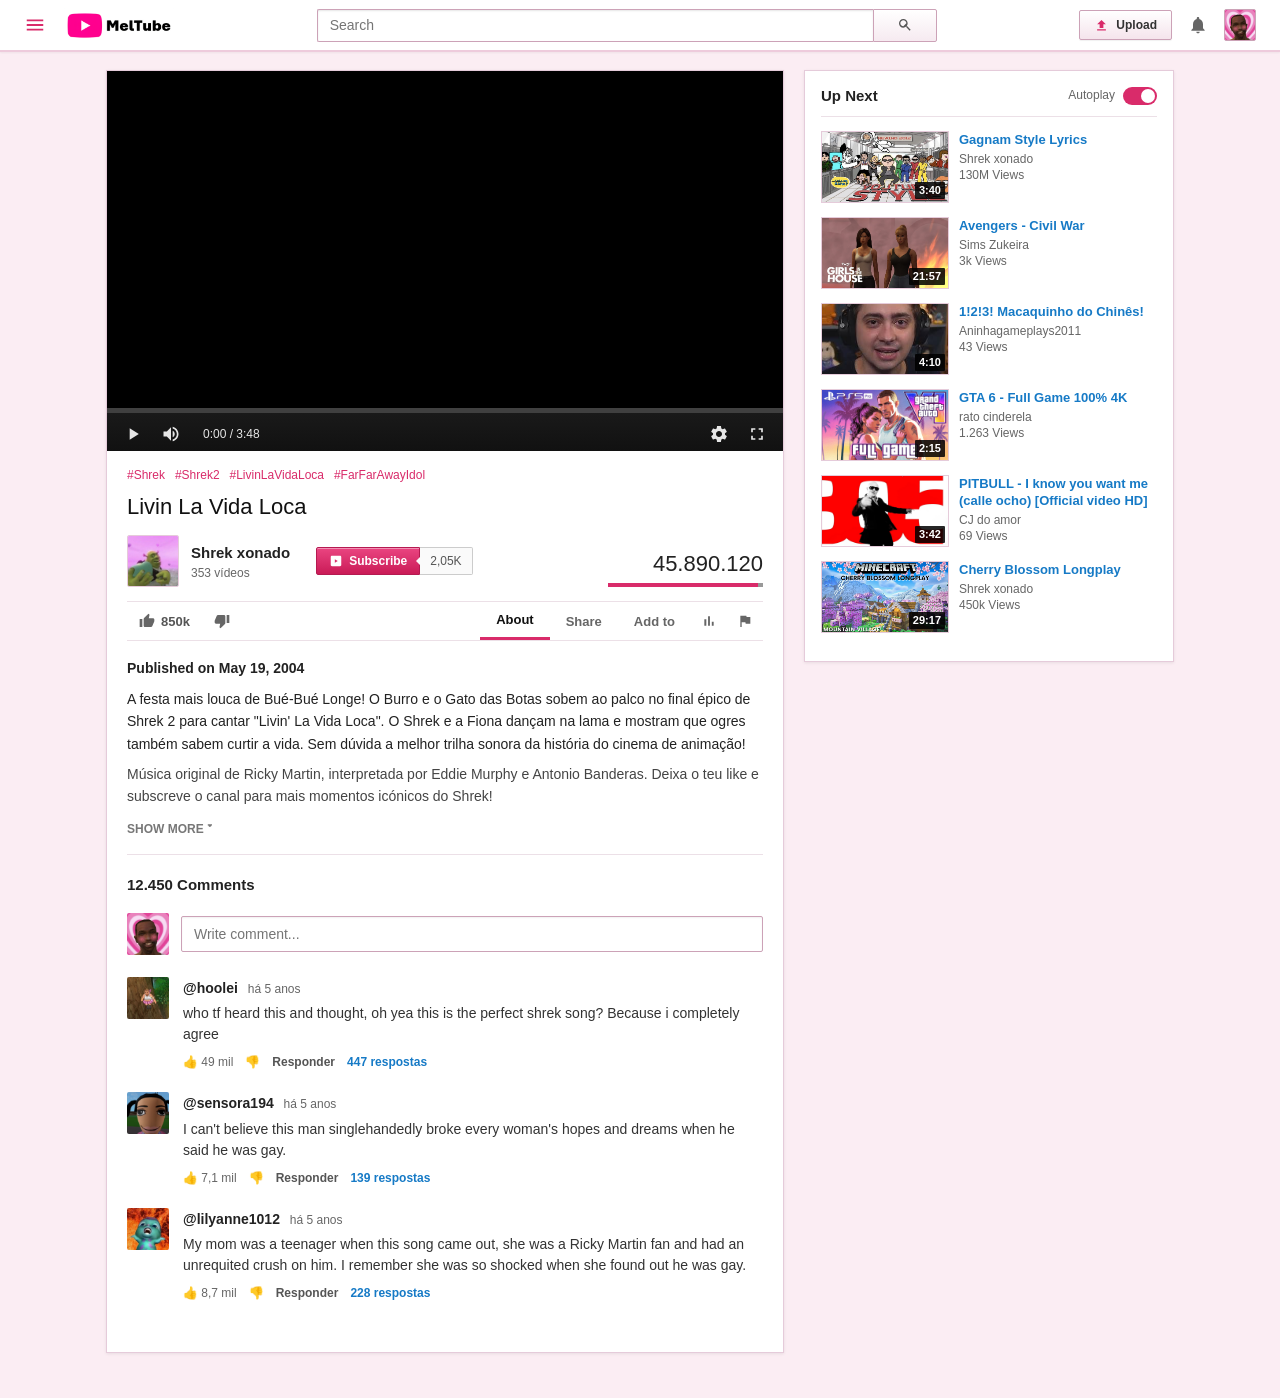
<file: pages/play-video-livin-la-vida-loca.html>
<!DOCTYPE html>
<html lang="pt">
<head>
    <meta charset="UTF-8">
    <meta http-equiv="X-UA-Compatible" content="IE=edge">
    <meta name="viewport" content="width=device-width, initial-scale=1.0">
    <title>Livin La Vida Loca - MelTube</title>
    
    <!-- ======================================================= -->
    <!-- PREVIEW DO LINK (DISCORD, WHATSAPP, TELEGRAM, ETC.)      -->
    <!-- ======================================================= -->
    <meta property="og:title" content="Livin La Vida Loca - MelTube">
    <meta property="og:description" content="Assiste agora no MelTube.">
    
    <!-- Link direto da imagem no teu GitHub (substitui pelo teu username se for diferente) -->
    <meta property="og:image" content="https://melzuca.github.io/MelTube/assets/images/thumbnails/thumbnail-livin-la-vida-loca.png?v=2.1">
    <meta property="og:type" content="video.other">
    
    <!-- Para a imagem aparecer grande como no YouTube/Twitter -->
    <meta name="twitter:card" content="summary_large_image">
    <meta name="twitter:image" content="https://melzuca.github.io/MelTube/assets/images/thumbnails/thumbnail-livin-la-vida-loca.png?v=2.1">
    
    <!-- Deixa a barra lateral do cartão rosa no Discord! -->
    <meta name="theme-color" content="#d92b6a">
    <!-- ======================================================= -->

    <link rel="icon" href="../assets/images/branding/youtube (1).png">
    <link rel="stylesheet" href="../assets/css/watch.css">
</head>

<body>
    
    <!-- HEADER HITCHHIKER 2013 -->
    <nav class="navbar">
        <div class="nav-left">
            <button class="icon-btn menu-btn" title="Guide">
                <svg viewBox="0 0 24 24" class="svg-icon"><path d="M3 18h18v-2H3v2zm0-5h18v-2H3v2zm0-7v2h18V6H3z"/></svg>
            </button>
            <a href="../index.html">
                <img src="../assets/images/branding/logo.png" alt="MelTube" class="logo">
            </a>
        </div>

        <div class="nav-middle">
            <div class="search-box">
                <input type="text" placeholder="Search">
                <button type="submit" class="search-btn" title="Search">
                    <svg viewBox="0 0 24 24" class="svg-icon search-svg"><path d="M15.5 14h-.79l-.28-.27A6.471 6.471 0 0 0 16 9.5 6.5 6.5 0 1 0 9.5 16c1.61 0 3.09-.59 4.23-1.57l.27.28v.79l5 4.99L20.49 19l-4.99-5zm-6 0C7.01 14 5 11.99 5 9.5S7.01 5 9.5 5 14 7.01 14 9.5 14z"/></svg>
                </button>
            </div>
        </div>

        <div class="nav-right">
            <button class="yt-upload-btn">
                <svg viewBox="0 0 24 24" class="svg-icon upload-svg"><path d="M9 16h6v-6h4l-7-7-7 7h4zm-4 2h14v2H5z"/></svg>
                <span>Upload</span>
            </button>
            <button class="icon-btn notif-btn" title="Notifications">
                <svg viewBox="0 0 24 24" class="svg-icon"><path d="M12 22c1.1 0 2-.9 2-2h-4c0 1.1.9 2 2 2zm6-6v-5c0-3.07-1.63-5.64-4.5-6.32V4c0-.83-.67-1.5-1.5-1.5s-1.5.67-1.5 1.5v.68C7.64 5.36 6 7.92 6 11v5l-2 2v1h16v-1l-2-2z"/></svg>
            </button>
            <img src="../assets/images/avatars/avatar-1.png" alt="Profile" class="user-icon">
        </div>
    </nav>

    <!-- CONTENT WRAPPER -->
    <div class="container play-container">
        <div class="row">
            
            <!-- COLUNA PRINCIPAL DO VÍDEO -->
            <div class="play-video">
                <div class="yt-player-box" id="playerBox">
                    <video id="myVideo" preload="metadata" autoplay playsinline>
                        <source src="../assets/videos/livin-la-vida-loca.mp4">
                    </video>

                    <!-- BARRA DE CONTROLOS RETRO 2013 -->
                    <div class="yt-controls">
                        <div class="yt-timeline" id="timeline">
                            <div class="yt-timeline-buffer"></div>
                            <div class="yt-timeline-played" id="timelinePlayed"></div>
                            <div class="yt-scrubber-handle" id="scrubber"></div>
                        </div>

                        <div class="yt-controls-bottom">
                            <div class="ctrl-left">
                                <button class="ctrl-btn" id="playBtn" title="Play">
                                    <svg viewBox="0 0 24 24" class="ctrl-svg" id="playIcon"><path d="M8 5v14l11-7z"/></svg>
                                </button>
                                <button class="ctrl-btn" id="volBtn" title="Mute">
                                    <svg viewBox="0 0 24 24" class="ctrl-svg" id="volIcon"><path d="M3 9v6h4l5 5V4L7 9H3zm13.5 3c0-1.77-1.02-3.29-2.5-4.03v8.05c1.48-.73 2.5-2.25 2.5-4.02zM14 3.23v2.06c2.89.86 5 3.54 5 6.71s-2.11 5.85-5 6.71v2.06c4.01-.91 7-4.49 7-8.77s-2.99-7.86-7-8.77z"/></svg>
                                </button>
                                <span class="time-label" id="timeLabel">0:00 / 3:48</span>
                            </div>

                            <div class="ctrl-right">
                                <button class="ctrl-btn" title="Settings">
                                    <svg viewBox="0 0 24 24" class="ctrl-svg"><path d="M19.14 12.94c.04-.3.06-.61.06-.94 0-.32-.02-.64-.07-.94l2.03-1.58c.18-.14.23-.41.12-.61l-1.92-3.32c-.12-.22-.37-.29-.59-.22l-2.39.96c-.5-.38-1.03-.7-1.62-.94l-.36-2.54c-.04-.24-.24-.41-.48-.41h-3.84c-.24 0-.43.17-.47.41l-.36 2.54c-.59.24-1.13.57-1.62.94l-2.39-.96c-.22-.08-.47 0-.59.22L2.74 8.87c-.12.21-.08.47.12.61l2.03 1.58c-.05.3-.09.63-.09.94s.02.64.07.94l-2.03 1.58c-.18.14-.23.41-.12.61l1.92 3.32c.12.22.37.29.59.22l2.39-.96c.5.38 1.03.7 1.62.94l.36 2.54c.05.24.24.41.48.41h3.84c.24 0 .44-.17.47-.41l.36-2.54c.59-.24 1.13-.56 1.62-.94l2.39.96c.22.08.47 0 .59-.22l1.92-3.32c.12-.22.07-.47-.12-.61l-2.01-1.58zM12 15.6c-1.98 0-3.6-1.62-3.6-3.6s1.62-3.6 3.6-3.6 3.6 1.62 3.6 3.6-1.62 3.6-3.6 3.6z"/></svg>
                                </button>
                                <button class="ctrl-btn" id="fsBtn" title="Fullscreen">
                                    <svg viewBox="0 0 24 24" class="ctrl-svg"><path d="M7 14H5v5h5v-2H7v-3zm-2-4h2V7h3V5H5v5zm12 7h-3v2h5v-5h-2v3zM14 5v2h3v3h2V5h-5z"/></svg>
                                </button>
                            </div>
                        </div>
                    </div>
                </div>

                <!-- CABEÇALHO DO VÍDEO -->
                <div class="watch-header">
                    <div class="tags">
                        <a href="#">#Shrek</a> <a href="#">#Shrek2</a> <a href="#">#LivinLaVidaLoca</a> <a href="#">#FarFarAwayIdol</a>
                    </div>
                    <h3>Livin La Vida Loca</h3>

                    <div class="watch-headline-row">
                        <div class="channel-info">
                            <img src="../assets/images/avatars/avatar-2.png" alt="Channel" class="channel-avatar">
                            <div>
                                <a href="https://www.youtube.com/@taefiedcontents9467" target="_blank" class="channel-title">Shrek xonado</a>
                                <span class="video-count">353 vídeos</span>
                            </div>

                            <div class="yt-subscribe-wrapper">
                                <a href="https://www.youtube.com/@taefiedcontents9467" target="_blank" class="yt-sub-btn">
                                    <svg viewBox="0 0 24 24" class="sub-play-icon"><path d="M10 15l5-3-5-3v6zm11-10v14c0 1.1-.9 2-2 2H5c-1.1 0-2-.9-2-2V5c0-1.1.9-2 2-2h14c1.1 0 2 .9 2 2z"/></svg>
                                    <span>Subscribe</span>
                                </a>
                                <span class="yt-sub-bubble">2,05K</span>
                            </div>
                        </div>

                        <!-- VISUALIZAÇÕES E SPARKBAR -->
                        <div class="watch-views-box">
                            <span class="views-count">45.890.120</span>
                            <div class="video-extras-sparkbars" title="850k gostos">
                                <div class="sparkbar-likes" style="width: 97%;"></div>
                                <div class="sparkbar-dislikes" style="width: 3%;"></div>
                            </div>
                        </div>
                    </div>

                    <!-- LINHA DE AÇÕES -->
                    <div class="watch-actions-bar">
                        <div class="actions-left">
                            <button class="yt-uix-btn like-btn">
                                <svg viewBox="0 0 24 24" class="action-icon"><path d="M1 21h4V9H1v12zm22-11c0-1.1-.9-2-2-2h-6.31l.95-4.57.03-.32c0-.41-.17-.79-.44-1.06L14.17 1 7.59 7.59C7.22 7.95 7 8.45 7 9v10c0 1.1.9 2 2 2h9c.83 0 1.54-.5 1.84-1.22l3.02-7.05c.09-.23.14-.47.14-.73v-2z"/></svg>
                                <span>850k</span>
                            </button>
                            <button class="yt-uix-btn dislike-btn" title="Dislike">
                                <svg viewBox="0 0 24 24" class="action-icon"><path d="M15 3H6c-.83 0-1.54.5-1.84 1.22l-3.02 7.05c-.09.23-.14.47-.14.73v2c0 1.1.9 2 2 2h6.31l-.95 4.57-.03.32c0 .41.17.79.44 1.06L9.83 23l6.59-6.59c.37-.36.58-.86.58-1.41V5c0-1.1-.9-2-2-2zm4 0v12h4V3h-4z"/></svg>
                            </button>
                        </div>

                        <div class="actions-tabs">
                            <button class="action-tab active">About</button>
                            <button class="action-tab">Share</button>
                            <button class="action-tab">Add to</button>
                            <button class="action-tab tab-icon" title="Stats">
                                <svg viewBox="0 0 24 24" class="action-icon"><path d="M5 9.2h3V19H5zM10.6 5h2.8v14h-2.8zm5.6 8H19v6h-2.8z"/></svg>
                            </button>
                            <button class="action-tab tab-icon" title="Report">
                                <svg viewBox="0 0 24 24" class="action-icon"><path d="M14.4 6L14 4H5v17h2v-7h5.6l.4 2h7V6z"/></svg>
                            </button>
                        </div>
                    </div>
                </div>

                <!-- DESCRIÇÃO DO VÍDEO -->
                <div class="vid-description">
                    <p class="pub-date">Published on May 19, 2004</p>
                    <p>A festa mais louca de Bué-Bué Longe! O Burro e o Gato das Botas sobem ao palco no final épico de Shrek 2 para cantar "Livin' La Vida Loca". O Shrek e a Fiona dançam na lama e mostram que ogres também sabem curtir a vida. Sem dúvida a melhor trilha sonora da história do cinema de animação!</p>
                    <p class="desc-extra">Música original de Ricky Martin, interpretada por Eddie Murphy e Antonio Banderas. Deixa o teu like e subscreve o canal para mais momentos icónicos do Shrek!</p>
                    
                    <button class="show-more-btn">SHOW MORE 🢓</button>
                    
                    <hr>
                    <h4>12.450 Comments</h4>

                    <div class="add-comment">
                        <img src="../assets/images/avatars/avatar-1.png" alt="My Profile">
                        <input type="text" placeholder="Write comment...">
                    </div>

                    <!-- OS 3 COMENTÁRIOS PEDIDOS -->
                    <div class="old-comment">
                        <img src="../assets/images/avatars/avatar-3.png" alt="">
                        <div>
                            <h3>@hoolei <span>há 5 anos</span></h3>
                            <p>who tf heard this and thought, oh yea this is the perfect shrek song? Because i completely agree</p>
                            <div class="acomment-action">
                                <span class="like-thumb">👍 49 mil</span>
                                <span class="dislike-thumb">👎</span>
                                <span class="reply-text">Responder</span>
                                <a href="#">447 respostas</a>
                            </div>
                        </div>
                    </div> 

                    <div class="old-comment">
                        <img src="../assets/images/avatars/avatar-4.png" alt="">
                        <div>
                            <h3>@sensora194 <span>há 5 anos</span></h3>
                            <p>I can't believe this man singlehandedly broke every woman's hopes and dreams when he said he was gay.</p>
                            <div class="acomment-action">
                                <span class="like-thumb">👍 7,1 mil</span>
                                <span class="dislike-thumb">👎</span>
                                <span class="reply-text">Responder</span>
                                <a href="#">139 respostas</a>
                            </div>
                        </div>
                    </div>

                    <div class="old-comment">
                        <img src="../assets/images/avatars/avatar-5.png" alt="">
                        <div>
                            <h3>@lilyanne1012 <span>há 5 anos</span></h3>
                            <p>My mom was a teenager when this song came out, she was a Ricky Martin fan and had an unrequited crush on him. I remember she was so shocked when she found out he was gay.</p>
                            <div class="acomment-action">
                                <span class="like-thumb">👍 8,7 mil</span>
                                <span class="dislike-thumb">👎</span>
                                <span class="reply-text">Responder</span>
                                <a href="#">228 respostas</a>
                            </div>
                        </div>
                    </div>
                </div>
            </div>

            <!-- BARRA LATERAL (UP NEXT) -->
            <div class="right-sidebar">
                <div class="sidebar-header-row">
                    <h4>Up Next</h4>
                    <div class="autoplay-block">
                        <span>Autoplay</span>
                        <div class="toggle-track active" id="autoToggle"><div class="toggle-pill"></div></div>
                    </div>
                </div>

                <div class="side-video-list">
                    <a href="play-video-PSY-GANGNAM-STYLE.html" class="small-thumbnail">
                        <img src="../assets/images/thumbnails/thumbnail-PSY-GANGNAM-STYLE.png" alt="">
                        <span class="vid-time-tag">3:40</span>
                    </a>
                    <div class="vid-info">
                        <a href="play-video-PSY-GANGNAM-STYLE.html">Gagnam Style Lyrics</a>
                        <p class="channel-tag">Shrek xonado</p>
                        <p class="meta-tag">130M Views</p>
                    </div>
                </div>

                <div class="side-video-list">
                    <a href="play-video-Girls-In-The-House.html" class="small-thumbnail">
                        <img src="../assets/images/thumbnails/thumbnail-Girls-In-The-House.png" alt="">
                        <span class="vid-time-tag">21:57</span>
                    </a>
                    <div class="vid-info">
                        <a href="play-video-Girls-In-The-House.html">Avengers - Civil War</a>
                        <p class="channel-tag">Sims Zukeira</p>
                        <p class="meta-tag">3k Views</p>
                    </div>
                </div>

                <div class="side-video-list">
                    <a href="play-video-macaquinho-do-chines.html" class="small-thumbnail">
                        <img src="../assets/images/thumbnails/thumbnail-macaquinho-do-chines.png" alt="">
                        <span class="vid-time-tag">4:10</span>
                    </a>
                    <div class="vid-info">
                        <a href="play-video-macaquinho-do-chines.html">1!2!3! Macaquinho do Chinês!</a>
                        <p class="channel-tag">Aninhagameplays2011</p>
                        <p class="meta-tag">43 Views</p>
                    </div>
                </div>

                <div class="side-video-list">
                    <a href="play-video-GTA6-Gameplay.html" class="small-thumbnail">
                        <img src="../assets/images/thumbnails/thumbnail-GTA6-Gameplay.png" alt="">
                        <span class="vid-time-tag">2:15</span>
                    </a>
                    <div class="vid-info">
                        <a href="play-video-GTA6-Gameplay.html">GTA 6 - Full Game 100% 4K</a>
                        <p class="channel-tag">rato cinderela</p>
                        <p class="meta-tag">1.263 Views</p>
                    </div>
                </div>

                <div class="side-video-list">
                    <a href="play-video-I-Know-You-Want-Me.html" class="small-thumbnail">
                        <img src="../assets/images/thumbnails/thumbnail-i-know-you-want-me.png" alt="">
                        <span class="vid-time-tag">3:42</span>
                    </a>
                    <div class="vid-info">
                        <a href="play-video-I-Know-You-Want-Me.html">PITBULL - I know you want me (calle ocho) [Official video HD]</a>
                        <p class="channel-tag">CJ do amor</p>
                        <p class="meta-tag">69 Views</p>
                    </div>
                </div>

                <div class="side-video-list">
                    <a href="play-video-Cherry-Blossom-LongPlay.html" class="small-thumbnail">
                        <img src="../assets/images/thumbnails/thumbnail-Cherry-Blossom-Longplay.png" alt="">
                        <span class="vid-time-tag">29:17</span>
                    </a>
                    <div class="vid-info">
                        <a href="play-video-Cherry-Blossom-LongPlay.html">Cherry Blossom Longplay</a>
                        <p class="channel-tag">Shrek xonado</p>
                        <p class="meta-tag">450k Views</p>
                    </div>
                </div>
            </div>

        </div>
    </div>

    <!-- SCRIPT DO LEITOR RETRO -->
    <script>
        const video = document.getElementById('myVideo');
        const playBtn = document.getElementById('playBtn');
        const playIcon = document.getElementById('playIcon');
        const volBtn = document.getElementById('volBtn');
        const timeline = document.getElementById('timeline');
        const timelinePlayed = document.getElementById('timelinePlayed');
        const scrubber = document.getElementById('scrubber');
        const timeLabel = document.getElementById('timeLabel');
        const fsBtn = document.getElementById('fsBtn');
        const playerBox = document.getElementById('playerBox');

        function formatTime(s) {
            const mins = Math.floor(s / 60);
            const secs = Math.floor(s % 60);
            return `${mins}:${secs < 10 ? '0' : ''}${secs}`;
        }

        playBtn.addEventListener('click', () => {
            if (video.paused) {
                video.play();
                playIcon.innerHTML = '<path d="M6 19h4V5H6v14zm8-14v14h4V5h-4z"/>';
            } else {
                video.pause();
                playIcon.innerHTML = '<path d="M8 5v14l11-7z"/>';
            }
        });

        video.addEventListener('timeupdate', () => {
            if (video.duration) {
                const percent = (video.currentTime / video.duration) * 100;
                timelinePlayed.style.width = percent + '%';
                scrubber.style.left = percent + '%';
                timeLabel.textContent = `${formatTime(video.currentTime)} / ${formatTime(video.duration)}`;
            }
        });

        timeline.addEventListener('click', (e) => {
            const rect = timeline.getBoundingClientRect();
            const pos = (e.clientX - rect.left) / rect.width;
            video.currentTime = pos * video.duration;
        });

        volBtn.addEventListener('click', () => {
            video.muted = !video.muted;
            volBtn.style.opacity = video.muted ? '0.4' : '1';
        });

        fsBtn.addEventListener('click', () => {
            if (!document.fullscreenElement) {
                playerBox.requestFullscreen().catch(err => alert(err.message));
            } else {
                document.exitFullscreen();
            }
        });

        document.getElementById('autoToggle').addEventListener('click', function() {
            this.classList.toggle('active');
        });
    </script>
    <script src="../assets/js/search.js"></script>
</body>
</html>
</file>
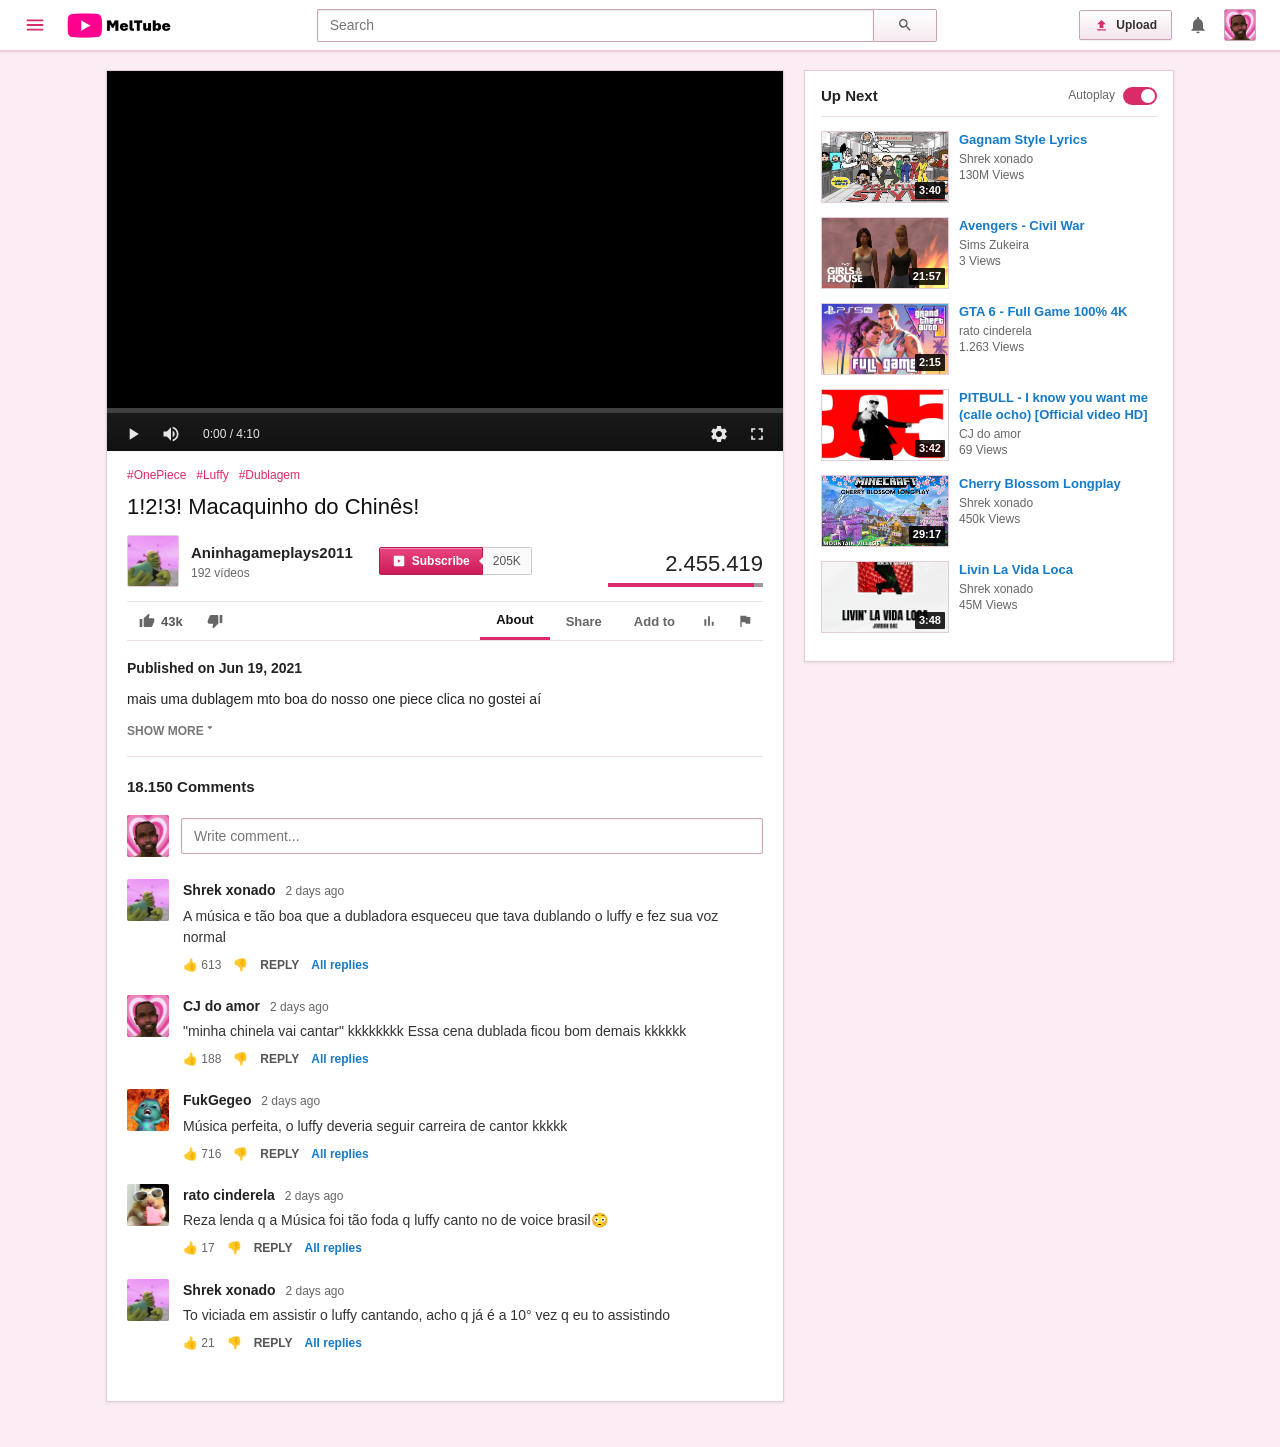
<file: pages/play-video-macaquinho-do-chines.html>
<!DOCTYPE html>
<html lang="pt">
<head>
    <meta charset="UTF-8">
    <meta http-equiv="X-UA-Compatible" content="IE=edge">
    <meta name="viewport" content="width=device-width, initial-scale=1.0">
    <title>1!2!3! Macaquinho do Chinês! - MelTube</title>
    <link rel="icon" href="../assets/images/branding/youtube (1).png">
    <link rel="stylesheet" href="../assets/css/watch.css">
</head>

<body>
    
    <nav class="navbar">
        <div class="nav-left">
            <button class="icon-btn menu-btn" title="Guide">
                <svg viewBox="0 0 24 24" class="svg-icon"><path d="M3 18h18v-2H3v2zm0-5h18v-2H3v2zm0-7v2h18V6H3z"/></svg>
            </button>
            <a href="../index.html">
                <img src="../assets/images/branding/logo.png" alt="MelTube" class="logo">
            </a>
        </div>

        <div class="nav-middle">
            <div class="search-box">
                <input type="text" placeholder="Search">
                <button type="submit" class="search-btn" title="Search">
                    <svg viewBox="0 0 24 24" class="svg-icon search-svg"><path d="M15.5 14h-.79l-.28-.27A6.471 6.471 0 0 0 16 9.5 6.5 6.5 0 1 0 9.5 16c1.61 0 3.09-.59 4.23-1.57l.27.28v.79l5 4.99L20.49 19l-4.99-5zm-6 0C7.01 14 5 11.99 5 9.5S7.01 5 9.5 5 14 7.01 14 9.5 11.99 14 9.5 14z"/></svg>
                </button>
            </div>
        </div>

        <div class="nav-right">
            <button class="yt-upload-btn">
                <svg viewBox="0 0 24 24" class="svg-icon upload-svg"><path d="M9 16h6v-6h4l-7-7-7 7h4zm-4 2h14v2H5z"/></svg>
                <span>Upload</span>
            </button>
            <button class="icon-btn notif-btn" title="Notifications">
                <svg viewBox="0 0 24 24" class="svg-icon"><path d="M12 22c1.1 0 2-.9 2-2h-4c0 1.1.9 2 2 2zm6-6v-5c0-3.07-1.63-5.64-4.5-6.32V4c0-.83-.67-1.5-1.5-1.5s-1.5.67-1.5 1.5v.68C7.64 5.36 6 7.92 6 11v5l-2 2v1h16v-1l-2-2z"/></svg>
            </button>
            <img src="../assets/images/avatars/avatar-1.png" alt="Profile" class="user-icon">
        </div>
    </nav>

    <div class="container play-container">
        <div class="row">
            
            <div class="play-video">
                <div class="yt-player-box" id="playerBox">
                    <video id="myVideo" preload="metadata" autoplay playsinline>
                        <source src="../assets/videos/macaquinho-do-chines.mp4">
                    </video>

                    <div class="yt-controls">
                        <div class="yt-timeline" id="timeline">
                            <div class="yt-timeline-buffer"></div>
                            <div class="yt-timeline-played" id="timelinePlayed"></div>
                            <div class="yt-scrubber-handle" id="scrubber"></div>
                        </div>

                        <div class="yt-controls-bottom">
                            <div class="ctrl-left">
                                <button class="ctrl-btn" id="playBtn" title="Play">
                                    <svg viewBox="0 0 24 24" class="ctrl-svg" id="playIcon"><path d="M8 5v14l11-7z"/></svg>
                                </button>
                                <button class="ctrl-btn" id="volBtn" title="Mute">
                                    <svg viewBox="0 0 24 24" class="ctrl-svg" id="volIcon"><path d="M3 9v6h4l5 5V4L7 9H3zm13.5 3c0-1.77-1.02-3.29-2.5-4.03v8.05c1.48-.73 2.5-2.25 2.5-4.02zM14 3.23v2.06c2.89.86 5 3.54 5 6.71s-2.11 5.85-5 6.71v2.06c4.01-.91 7-4.49 7-8.77s-2.99-7.86-7-8.77z"/></svg>
                                </button>
                                <span class="time-label" id="timeLabel">0:00 / 4:10</span>
                            </div>

                            <div class="ctrl-right">
                                <button class="ctrl-btn" title="Settings">
                                    <svg viewBox="0 0 24 24" class="ctrl-svg"><path d="M19.14 12.94c.04-.3.06-.61.06-.94 0-.32-.02-.64-.07-.94l2.03-1.58c.18-.14.23-.41.12-.61l-1.92-3.32c-.12-.22-.37-.29-.59-.22l-2.39.96c-.5-.38-1.03-.7-1.62-.94l-.36-2.54c-.04-.24-.24-.41-.48-.41h-3.84c-.24 0-.43.17-.47.41l-.36 2.54c-.59.24-1.13.57-1.62.94l-2.39-.96c-.22-.08-.47 0-.59.22L2.74 8.87c-.12.21-.08.47.12.61l2.03 1.58c-.05.3-.09.63-.09.94s.02.64.07.94l-2.03 1.58c-.18.14-.23.41-.12.61l1.92 3.32c.12.22.37.29.59.22l2.39-.96c.5.38 1.03.7 1.62.94l.36 2.54c.05.24.24.41.48.41h3.84c.24 0 .44-.17.47-.41l.36-2.54c.59-.24 1.13-.56 1.62-.94l2.39.96c.22.08.47 0 .59-.22l1.92-3.32c.12-.22.07-.47-.12-.61l-2.01-1.58zM12 15.6c-1.98 0-3.6-1.62-3.6-3.6s1.62-3.6 3.6-3.6 3.6 1.62 3.6 3.6-1.62 3.6-3.6 3.6z"/></svg>
                                </button>
                                <button class="ctrl-btn" id="fsBtn" title="Fullscreen">
                                    <svg viewBox="0 0 24 24" class="ctrl-svg"><path d="M7 14H5v5h5v-2H7v-3zm-2-4h2V7h3V5H5v5zm12 7h-3v2h5v-5h-2v3zM14 5v2h3v3h2V5h-5z"/></svg>
                                </button>
                            </div>
                        </div>
                    </div>
                </div>

                <div class="watch-header">
                    <div class="tags">
                        <a href="#">#OnePiece</a> <a href="#">#Luffy</a> <a href="#">#Dublagem</a>
                    </div>
                    <h3>1!2!3! Macaquinho do Chinês!</h3>

                    <div class="watch-headline-row">
                        <div class="channel-info">
                            <img src="../assets/images/avatars/avatar-2.png" alt="Channel" class="channel-avatar">
                            <div>
                                <a href="https://www.youtube.com/@raonyphillips" target="_blank" class="channel-title">Aninhagameplays2011</a>
                                <span class="video-count">192 vídeos</span>
                            </div>

                            <div class="yt-subscribe-wrapper">
                                <a href="https://www.youtube.com/@raonyphillips" target="_blank" class="yt-sub-btn">
                                    <svg viewBox="0 0 24 24" class="sub-play-icon"><path d="M10 15l5-3-5-3v6zm11-10v14c0 1.1-.9 2-2 2H5c-1.1 0-2-.9-2-2V5c0-1.1.9-2 2-2h14c1.1 0 2 .9 2 2z"/></svg>
                                    <span>Subscribe</span>
                                </a>
                                <span class="yt-sub-bubble">205K</span>
                            </div>
                        </div>

                        <div class="watch-views-box">
                            <span class="views-count">2.455.419</span>
                            <div class="video-extras-sparkbars" title="43k gostos">
                                <div class="sparkbar-likes" style="width: 94%;"></div>
                                <div class="sparkbar-dislikes" style="width: 6%;"></div>
                            </div>
                        </div>
                    </div>

                    <div class="watch-actions-bar">
                        <div class="actions-left">
                            <button class="yt-uix-btn like-btn">
                                <svg viewBox="0 0 24 24" class="action-icon"><path d="M1 21h4V9H1v12zm22-11c0-1.1-.9-2-2-2h-6.31l.95-4.57.03-.32c0-.41-.17-.79-.44-1.06L14.17 1 7.59 7.59C7.22 7.95 7 8.45 7 9v10c0 1.1.9 2 2 2h9c.83 0 1.54-.5 1.84-1.22l3.02-7.05c.09-.23.14-.47.14-.73v-2z"/></svg>
                                <span>43k</span>
                            </button>
                            <button class="yt-uix-btn dislike-btn" title="Dislike">
                                <svg viewBox="0 0 24 24" class="action-icon"><path d="M15 3H6c-.83 0-1.54.5-1.84 1.22l-3.02 7.05c-.09.23-.14.47-.14.73v2c0 1.1.9 2 2 2h6.31l-.95 4.57-.03.32c0 .41.17.79.44 1.06L9.83 23l6.59-6.59c.37-.36.58-.86.58-1.41V5c0-1.1-.9-2-2-2zm4 0v12h4V3h-4z"/></svg>
                            </button>
                        </div>

                        <div class="actions-tabs">
                            <button class="action-tab active">About</button>
                            <button class="action-tab">Share</button>
                            <button class="action-tab">Add to</button>
                            <button class="action-tab tab-icon" title="Stats">
                                <svg viewBox="0 0 24 24" class="action-icon"><path d="M5 9.2h3V19H5zM10.6 5h2.8v14h-2.8zm5.6 8H19v6h-2.8z"/></svg>
                            </button>
                            <button class="action-tab tab-icon" title="Report">
                                <svg viewBox="0 0 24 24" class="action-icon"><path d="M14.4 6L14 4H5v17h2v-7h5.6l.4 2h7V6z"/></svg>
                            </button>
                        </div>
                    </div>
                </div>

                <div class="vid-description">
                    <p class="pub-date">Published on Jun 19, 2021</p>
                    <p>mais uma dublagem mto boa do nosso one piece clica no gostei aí</p>
                    
                    <button class="show-more-btn">SHOW MORE 🢓</button>
                    
                    <hr>
                    <h4>18.150 Comments</h4>

                    <div class="add-comment">
                        <img src="../assets/images/avatars/avatar-1.png" alt="My Profile">
                        <input type="text" placeholder="Write comment...">
                    </div>

                    <div class="old-comment">
                        <img src="../assets/images/avatars/avatar-2.png" alt="">
                        <div>
                            <h3>Shrek xonado <span>2 days ago</span></h3>
                            <p>A música e tão boa que a dubladora esqueceu que tava dublando o luffy e fez sua voz normal</p>
                            <div class="acomment-action">
                                <span class="like-thumb">👍 613</span>
                                <span class="dislike-thumb">👎</span>
                                <span class="reply-text">REPLY</span>
                                <a href="#">All replies</a>
                            </div>
                        </div>
                    </div> 

                    <div class="old-comment">
                        <img src="../assets/images/avatars/avatar-1.png" alt="">
                        <div>
                            <h3>CJ do amor <span>2 days ago</span></h3>
                            <p>"minha chinela vai cantar" kkkkkkkk Essa cena dublada ficou bom demais kkkkkk</p>
                            <div class="acomment-action">
                                <span class="like-thumb">👍 188</span>
                                <span class="dislike-thumb">👎</span>
                                <span class="reply-text">REPLY</span>
                                <a href="#">All replies</a>
                            </div>
                        </div>
                    </div>

                    <div class="old-comment">
                        <img src="../assets/images/avatars/avatar-5.png" alt="">
                        <div>
                            <h3>FukGegeo <span>2 days ago</span></h3>
                            <p>Música perfeita, o luffy deveria seguir carreira de cantor kkkkk</p>
                            <div class="acomment-action">
                                <span class="like-thumb">👍 716</span>
                                <span class="dislike-thumb">👎</span>
                                <span class="reply-text">REPLY</span>
                                <a href="#">All replies</a>
                            </div>
                        </div>
                    </div>

                    <div class="old-comment">
                        <img src="../assets/images/avatars/avatar-6.png" alt="">
                        <div>
                            <h3>rato cinderela <span>2 days ago</span></h3>
                            <p>Reza lenda q a Música foi tão foda q luffy canto no de voice brasil😳</p>
                            <div class="acomment-action">
                                <span class="like-thumb">👍 17</span>
                                <span class="dislike-thumb">👎</span>
                                <span class="reply-text">REPLY</span>
                                <a href="#">All replies</a>
                            </div>
                        </div>
                    </div>

                    <div class="old-comment">
                        <img src="../assets/images/avatars/avatar-2.png" alt="">
                        <div>
                            <h3>Shrek xonado <span>2 days ago</span></h3>
                            <p>To viciada em assistir o luffy cantando, acho q já é a 10° vez q eu to assistindo</p>
                            <div class="acomment-action">
                                <span class="like-thumb">👍 21</span>
                                <span class="dislike-thumb">👎</span>
                                <span class="reply-text">REPLY</span>
                                <a href="#">All replies</a>
                            </div>
                        </div>
                    </div>
                </div>
            </div>

            <!-- BARRA LATERAL UP NEXT -->
            <div class="right-sidebar">
                <div class="sidebar-header-row">
                    <h4>Up Next</h4>
                    <div class="autoplay-block">
                        <span>Autoplay</span>
                        <div class="toggle-track active" id="autoToggle"><div class="toggle-pill"></div></div>
                    </div>
                </div>

                <div class="side-video-list">
                    <a href="play-video-PSY-GANGNAM-STYLE.html" class="small-thumbnail">
                        <img src="../assets/images/thumbnails/thumbnail-PSY-GANGNAM-STYLE.png" alt="">
                        <span class="vid-time-tag">3:40</span>
                    </a>
                    <div class="vid-info">
                        <a href="play-video-PSY-GANGNAM-STYLE.html">Gagnam Style Lyrics</a>
                        <p class="channel-tag">Shrek xonado</p>
                        <p class="meta-tag">130M Views</p>
                    </div>
                </div>

                <div class="side-video-list">
                    <a href="play-video-Girls-In-The-House.html" class="small-thumbnail">
                        <img src="../assets/images/thumbnails/thumbnail-Girls-In-The-House.png" alt="">
                        <span class="vid-time-tag">21:57</span>
                    </a>
                    <div class="vid-info">
                        <a href="play-video-Girls-In-The-House.html">Avengers - Civil War</a>
                        <p class="channel-tag">Sims Zukeira</p>
                        <p class="meta-tag">3 Views</p>
                    </div>
                </div>

                <div class="side-video-list">
                    <a href="play-video-GTA6-Gameplay.html" class="small-thumbnail">
                        <img src="../assets/images/thumbnails/thumbnail-GTA6-Gameplay.png" alt="">
                        <span class="vid-time-tag">2:15</span>
                    </a>
                    <div class="vid-info">
                        <a href="play-video-GTA6-Gameplay.html">GTA 6 - Full Game 100% 4K</a>
                        <p class="channel-tag">rato cinderela</p>
                        <p class="meta-tag">1.263 Views</p>
                    </div>
                </div>

                <div class="side-video-list">
                    <a href="play-video-I-Know-You-Want-Me.html" class="small-thumbnail">
                        <img src="../assets/images/thumbnails/thumbnail-i-know-you-want-me.png" alt="">
                        <span class="vid-time-tag">3:42</span>
                    </a>
                    <div class="vid-info">
                        <a href="play-video-I-Know-You-Want-Me.html">PITBULL - I know you want me (calle ocho) [Official video HD]</a>
                        <p class="channel-tag">CJ do amor</p>
                        <p class="meta-tag">69 Views</p>
                    </div>
                </div>

                <div class="side-video-list">
                    <a href="play-video-Cherry-Blossom-LongPlay.html" class="small-thumbnail">
                        <img src="../assets/images/thumbnails/thumbnail-Cherry-Blossom-Longplay.png" alt="">
                        <span class="vid-time-tag">29:17</span>
                    </a>
                    <div class="vid-info">
                        <a href="play-video-Cherry-Blossom-LongPlay.html">Cherry Blossom Longplay</a>
                        <p class="channel-tag">Shrek xonado</p>
                        <p class="meta-tag">450k Views</p>
                    </div>
                </div>

                <div class="side-video-list">
                    <a href="play-video-livin-la-vida-loca.html" class="small-thumbnail">
                        <img src="../assets/images/thumbnails/thumbnail-livin-la-vida-loca.png" alt="">
                        <span class="vid-time-tag">3:48</span>
                    </a>
                    <div class="vid-info">
                        <a href="play-video-livin-la-vida-loca.html">Livin La Vida Loca</a>
                        <p class="channel-tag">Shrek xonado</p>
                        <p class="meta-tag">45M Views</p>
                    </div>
                </div>
            </div>

        </div>
    </div>

    <script>
        const video = document.getElementById('myVideo');
        const playBtn = document.getElementById('playBtn');
        const playIcon = document.getElementById('playIcon');
        const volBtn = document.getElementById('volBtn');
        const timeline = document.getElementById('timeline');
        const timelinePlayed = document.getElementById('timelinePlayed');
        const scrubber = document.getElementById('scrubber');
        const timeLabel = document.getElementById('timeLabel');
        const fsBtn = document.getElementById('fsBtn');
        const playerBox = document.getElementById('playerBox');

        function formatTime(s) {
            const mins = Math.floor(s / 60);
            const secs = Math.floor(s % 60);
            return `${mins}:${secs < 10 ? '0' : ''}${secs}`;
        }

        playBtn.addEventListener('click', () => {
            if (video.paused) {
                video.play();
                playIcon.innerHTML = '<path d="M6 19h4V5H6v14zm8-14v14h4V5h-4z"/>';
            } else {
                video.pause();
                playIcon.innerHTML = '<path d="M8 5v14l11-7z"/>';
            }
        });

        video.addEventListener('timeupdate', () => {
            if (video.duration) {
                const percent = (video.currentTime / video.duration) * 100;
                timelinePlayed.style.width = percent + '%';
                scrubber.style.left = percent + '%';
                timeLabel.textContent = `${formatTime(video.currentTime)} / ${formatTime(video.duration)}`;
            }
        });

        timeline.addEventListener('click', (e) => {
            const rect = timeline.getBoundingClientRect();
            const pos = (e.clientX - rect.left) / rect.width;
            video.currentTime = pos * video.duration;
        });

        volBtn.addEventListener('click', () => {
            video.muted = !video.muted;
            volBtn.style.opacity = video.muted ? '0.4' : '1';
        });

        fsBtn.addEventListener('click', () => {
            if (!document.fullscreenElement) {
                playerBox.requestFullscreen().catch(err => alert(err.message));
            } else {
                document.exitFullscreen();
            }
        });

        document.getElementById('autoToggle').addEventListener('click', function() {
            this.classList.toggle('active');
        });
    </script>
    <script src="../assets/js/search.js"></script>
</body>
</html>
</file>
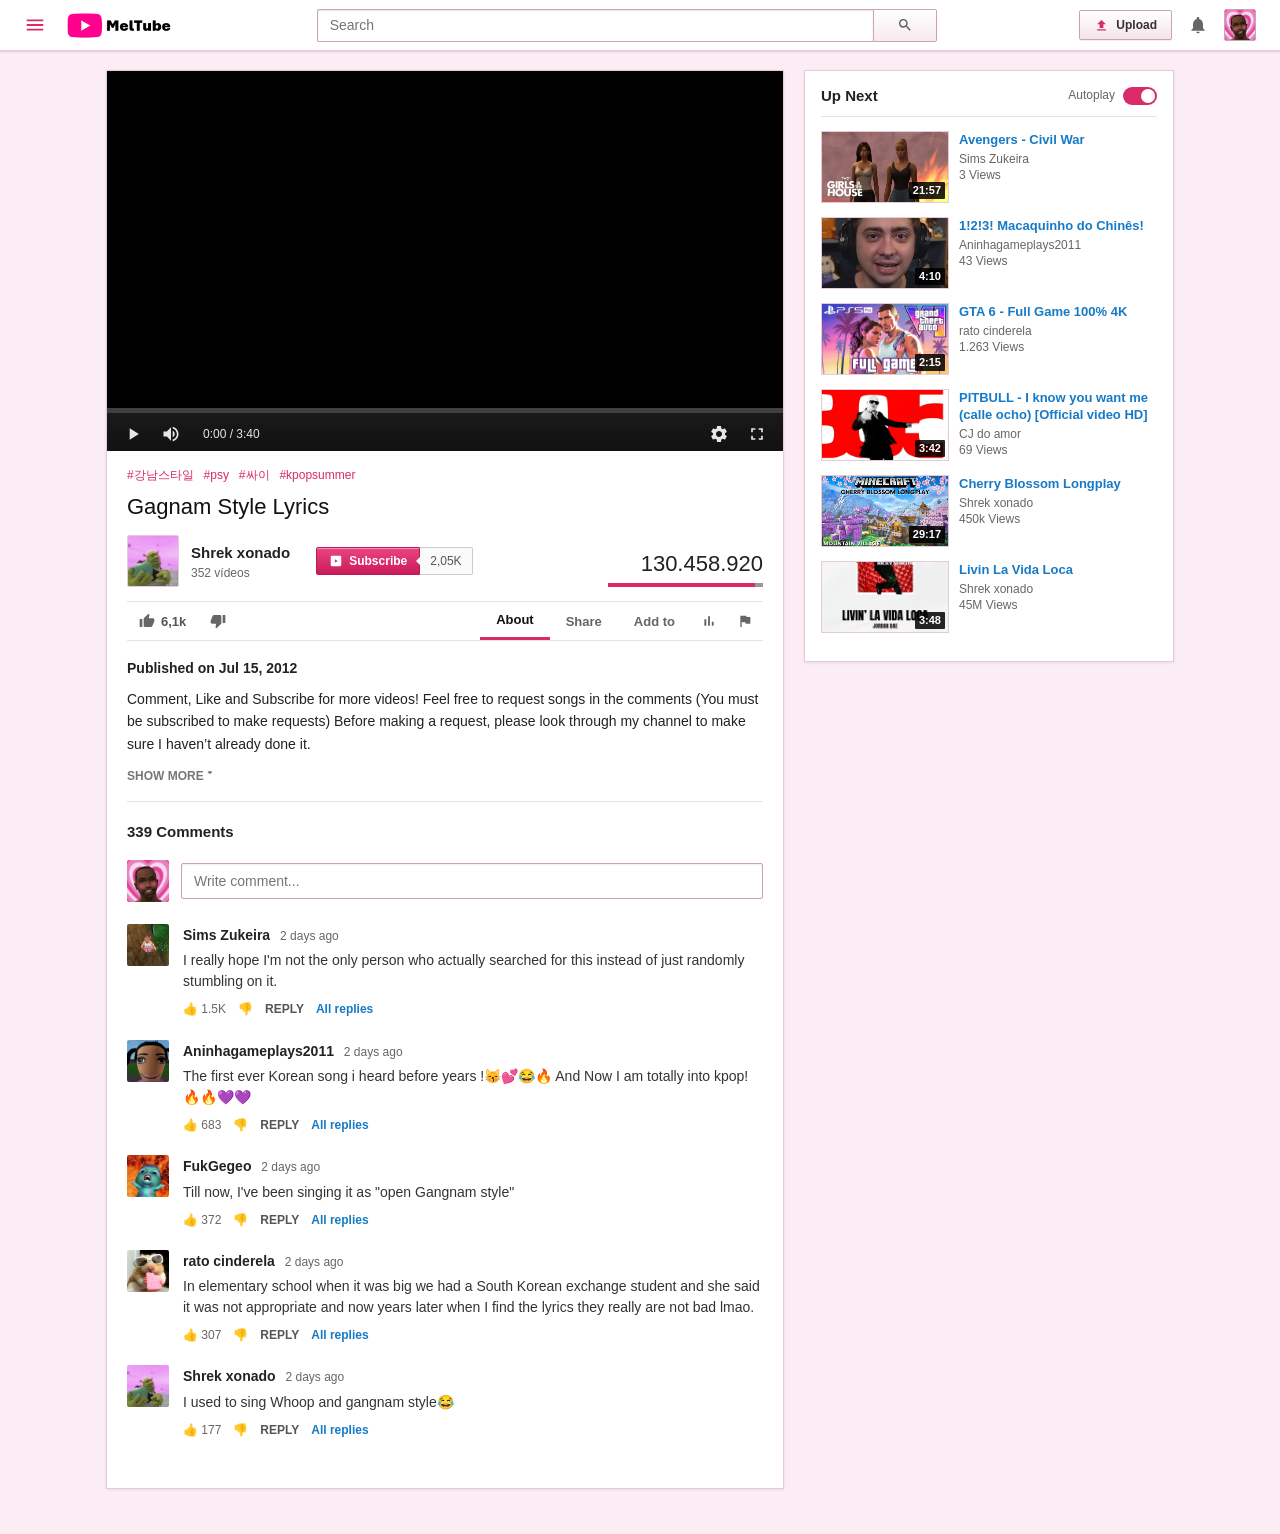
<file: pages/play-video-PSY-GANGNAM-STYLE.html>
<!DOCTYPE html>
<html lang="pt">
<head>
    <meta charset="UTF-8">
    <meta http-equiv="X-UA-Compatible" content="IE=edge">
    <meta name="viewport" content="width=device-width, initial-scale=1.0">
    <title>Gagnam Style Lyrics - MelTube</title>
    <link rel="icon" href="../assets/images/branding/youtube (1).png">
    <link rel="stylesheet" href="../assets/css/watch.css">
</head>

<body>
    
    <nav class="navbar">
        <div class="nav-left">
            <button class="icon-btn menu-btn" title="Guide">
                <svg viewBox="0 0 24 24" class="svg-icon"><path d="M3 18h18v-2H3v2zm0-5h18v-2H3v2zm0-7v2h18V6H3z"/></svg>
            </button>
            <a href="../index.html">
                <img src="../assets/images/branding/logo.png" alt="MelTube" class="logo">
            </a>
        </div>

        <div class="nav-middle">
            <div class="search-box">
                <input type="text" placeholder="Search">
                <button type="submit" class="search-btn" title="Search">
                    <svg viewBox="0 0 24 24" class="svg-icon search-svg"><path d="M15.5 14h-.79l-.28-.27A6.471 6.471 0 0 0 16 9.5 6.5 6.5 0 1 0 9.5 16c1.61 0 3.09-.59 4.23-1.57l.27.28v.79l5 4.99L20.49 19l-4.99-5zm-6 0C7.01 14 5 11.99 5 9.5S7.01 5 9.5 5 14 7.01 14 9.5 11.99 14 9.5 14z"/></svg>
                </button>
            </div>
        </div>

        <div class="nav-right">
            <button class="yt-upload-btn">
                <svg viewBox="0 0 24 24" class="svg-icon upload-svg"><path d="M9 16h6v-6h4l-7-7-7 7h4zm-4 2h14v2H5z"/></svg>
                <span>Upload</span>
            </button>
            <button class="icon-btn notif-btn" title="Notifications">
                <svg viewBox="0 0 24 24" class="svg-icon"><path d="M12 22c1.1 0 2-.9 2-2h-4c0 1.1.9 2 2 2zm6-6v-5c0-3.07-1.63-5.64-4.5-6.32V4c0-.83-.67-1.5-1.5-1.5s-1.5.67-1.5 1.5v.68C7.64 5.36 6 7.92 6 11v5l-2 2v1h16v-1l-2-2z"/></svg>
            </button>
            <img src="../assets/images/avatars/avatar-1.png" alt="Profile" class="user-icon">
        </div>
    </nav>

    <div class="container play-container">
        <div class="row">
            
            <div class="play-video">
                <div class="yt-player-box" id="playerBox">
                    <video id="myVideo" preload="metadata" autoplay playsinline>
                        <source src="../assets/videos/PSY-GANGNAM-STYLE.mp4">
                    </video>

                    <div class="yt-controls">
                        <div class="yt-timeline" id="timeline">
                            <div class="yt-timeline-buffer"></div>
                            <div class="yt-timeline-played" id="timelinePlayed"></div>
                            <div class="yt-scrubber-handle" id="scrubber"></div>
                        </div>

                        <div class="yt-controls-bottom">
                            <div class="ctrl-left">
                                <button class="ctrl-btn" id="playBtn" title="Play">
                                    <svg viewBox="0 0 24 24" class="ctrl-svg" id="playIcon"><path d="M8 5v14l11-7z"/></svg>
                                </button>
                                <button class="ctrl-btn" id="volBtn" title="Mute">
                                    <svg viewBox="0 0 24 24" class="ctrl-svg" id="volIcon"><path d="M3 9v6h4l5 5V4L7 9H3zm13.5 3c0-1.77-1.02-3.29-2.5-4.03v8.05c1.48-.73 2.5-2.25 2.5-4.02zM14 3.23v2.06c2.89.86 5 3.54 5 6.71s-2.11 5.85-5 6.71v2.06c4.01-.91 7-4.49 7-8.77s-2.99-7.86-7-8.77z"/></svg>
                                </button>
                                <span class="time-label" id="timeLabel">0:00 / 3:40</span>
                            </div>

                            <div class="ctrl-right">
                                <button class="ctrl-btn" title="Settings">
                                    <svg viewBox="0 0 24 24" class="ctrl-svg"><path d="M19.14 12.94c.04-.3.06-.61.06-.94 0-.32-.02-.64-.07-.94l2.03-1.58c.18-.14.23-.41.12-.61l-1.92-3.32c-.12-.22-.37-.29-.59-.22l-2.39.96c-.5-.38-1.03-.7-1.62-.94l-.36-2.54c-.04-.24-.24-.41-.48-.41h-3.84c-.24 0-.43.17-.47.41l-.36 2.54c-.59.24-1.13.57-1.62.94l-2.39-.96c-.22-.08-.47 0-.59.22L2.74 8.87c-.12.21-.08.47.12.61l2.03 1.58c-.05.3-.09.63-.09.94s.02.64.07.94l-2.03 1.58c-.18.14-.23.41-.12.61l1.92 3.32c.12.22.37.29.59.22l2.39-.96c.5.38 1.03.7 1.62.94l.36 2.54c.05.24.24.41.48.41h3.84c.24 0 .44-.17.47-.41l.36-2.54c.59-.24 1.13-.56 1.62-.94l2.39.96c.22.08.47 0 .59-.22l1.92-3.32c.12-.22.07-.47-.12-.61l-2.01-1.58zM12 15.6c-1.98 0-3.6-1.62-3.6-3.6s1.62-3.6 3.6-3.6 3.6 1.62 3.6 3.6-1.62 3.6-3.6 3.6z"/></svg>
                                </button>
                                <button class="ctrl-btn" id="fsBtn" title="Fullscreen">
                                    <svg viewBox="0 0 24 24" class="ctrl-svg"><path d="M7 14H5v5h5v-2H7v-3zm-2-4h2V7h3V5H5v5zm12 7h-3v2h5v-5h-2v3zM14 5v2h3v3h2V5h-5z"/></svg>
                                </button>
                            </div>
                        </div>
                    </div>
                </div>

                <div class="watch-header">
                    <div class="tags">
                        <a href="#">#강남스타일</a> <a href="#">#psy</a> <a href="#">#싸이</a> <a href="#">#kpopsummer</a>
                    </div>
                    <h3>Gagnam Style Lyrics</h3>

                    <div class="watch-headline-row">
                        <div class="channel-info">
                            <img src="../assets/images/avatars/avatar-2.png" alt="Channel" class="channel-avatar">
                            <div>
                                <a href="https://www.youtube.com/@taefiedcontents9467" target="_blank" class="channel-title">Shrek xonado</a>
                                <span class="video-count">352 vídeos</span>
                            </div>

                            <div class="yt-subscribe-wrapper">
                                <a href="https://www.youtube.com/@taefiedcontents9467" target="_blank" class="yt-sub-btn">
                                    <svg viewBox="0 0 24 24" class="sub-play-icon"><path d="M10 15l5-3-5-3v6zm11-10v14c0 1.1-.9 2-2 2H5c-1.1 0-2-.9-2-2V5c0-1.1.9-2 2-2h14c1.1 0 2 .9 2 2z"/></svg>
                                    <span>Subscribe</span>
                                </a>
                                <span class="yt-sub-bubble">2,05K</span>
                            </div>
                        </div>

                        <div class="watch-views-box">
                            <span class="views-count">130.458.920</span>
                            <div class="video-extras-sparkbars" title="6,1k gostos">
                                <div class="sparkbar-likes" style="width: 95%;"></div>
                                <div class="sparkbar-dislikes" style="width: 5%;"></div>
                            </div>
                        </div>
                    </div>

                    <div class="watch-actions-bar">
                        <div class="actions-left">
                            <button class="yt-uix-btn like-btn">
                                <svg viewBox="0 0 24 24" class="action-icon"><path d="M1 21h4V9H1v12zm22-11c0-1.1-.9-2-2-2h-6.31l.95-4.57.03-.32c0-.41-.17-.79-.44-1.06L14.17 1 7.59 7.59C7.22 7.95 7 8.45 7 9v10c0 1.1.9 2 2 2h9c.83 0 1.54-.5 1.84-1.22l3.02-7.05c.09-.23.14-.47.14-.73v-2z"/></svg>
                                <span>6,1k</span>
                            </button>
                            <button class="yt-uix-btn dislike-btn" title="Dislike">
                                <svg viewBox="0 0 24 24" class="action-icon"><path d="M15 3H6c-.83 0-1.54.5-1.84 1.22l-3.02 7.05c-.09.23-.14.47-.14.73v2c0 1.1.9 2 2 2h6.31l-.95 4.57-.03.32c0 .41.17.79.44 1.06L9.83 23l6.59-6.59c.37-.36.58-.86.58-1.41V5c0-1.1-.9-2-2-2zm4 0v12h4V3h-4z"/></svg>
                            </button>
                        </div>

                        <div class="actions-tabs">
                            <button class="action-tab active">About</button>
                            <button class="action-tab">Share</button>
                            <button class="action-tab">Add to</button>
                            <button class="action-tab tab-icon" title="Stats">
                                <svg viewBox="0 0 24 24" class="action-icon"><path d="M5 9.2h3V19H5zM10.6 5h2.8v14h-2.8zm5.6 8H19v6h-2.8z"/></svg>
                            </button>
                            <button class="action-tab tab-icon" title="Report">
                                <svg viewBox="0 0 24 24" class="action-icon"><path d="M14.4 6L14 4H5v17h2v-7h5.6l.4 2h7V6z"/></svg>
                            </button>
                        </div>
                    </div>
                </div>

                <div class="vid-description">
                    <p class="pub-date">Published on Jul 15, 2012</p>
                    <p>Comment, Like and Subscribe for more videos! Feel free to request songs in the comments (You must be subscribed to make requests) Before making a request, please look through my channel to make sure I haven’t already done it.</p>
                    
                    <button class="show-more-btn">SHOW MORE 🢓</button>
                    
                    <hr>
                    <h4>339 Comments</h4>

                    <div class="add-comment">
                        <img src="../assets/images/avatars/avatar-1.png" alt="My Profile">
                        <input type="text" placeholder="Write comment...">
                    </div>

                    <div class="old-comment">
                        <img src="../assets/images/avatars/avatar-3.png" alt="">
                        <div>
                            <h3>Sims Zukeira <span>2 days ago</span></h3>
                            <p>I really hope I'm not the only person who actually searched for this instead of just randomly stumbling on it.</p>
                            <div class="acomment-action">
                                <span class="like-thumb">👍 1.5K</span>
                                <span class="dislike-thumb">👎</span>
                                <span class="reply-text">REPLY</span>
                                <a href="#">All replies</a>
                            </div>
                        </div>
                    </div> 

                    <div class="old-comment">
                        <img src="../assets/images/avatars/avatar-4.png" alt="">
                        <div>
                            <h3>Aninhagameplays2011 <span>2 days ago</span></h3>
                            <p>The first ever Korean song i heard before years !😽💕😂🔥 And Now I am totally into kpop!🔥🔥💜💜</p>
                            <div class="acomment-action">
                                <span class="like-thumb">👍 683</span>
                                <span class="dislike-thumb">👎</span>
                                <span class="reply-text">REPLY</span>
                                <a href="#">All replies</a>
                            </div>
                        </div>
                    </div>

                    <div class="old-comment">
                        <img src="../assets/images/avatars/avatar-5.png" alt="">
                        <div>
                            <h3>FukGegeo <span>2 days ago</span></h3>
                            <p>Till now, I've been singing it as "open Gangnam style"</p>
                            <div class="acomment-action">
                                <span class="like-thumb">👍 372</span>
                                <span class="dislike-thumb">👎</span>
                                <span class="reply-text">REPLY</span>
                                <a href="#">All replies</a>
                            </div>
                        </div>
                    </div>

                    <div class="old-comment">
                        <img src="../assets/images/avatars/avatar-6.png" alt="">
                        <div>
                            <h3>rato cinderela <span>2 days ago</span></h3>
                            <p>In elementary school when it was big we had a South Korean exchange student and she said it was not appropriate and now years later when I find the lyrics they really are not bad lmao.</p>
                            <div class="acomment-action">
                                <span class="like-thumb">👍 307</span>
                                <span class="dislike-thumb">👎</span>
                                <span class="reply-text">REPLY</span>
                                <a href="#">All replies</a>
                            </div>
                        </div>
                    </div>

                    <div class="old-comment">
                        <img src="../assets/images/avatars/avatar-2.png" alt="">
                        <div>
                            <h3>Shrek xonado <span>2 days ago</span></h3>
                            <p>I used to sing Whoop and gangnam style😂</p>
                            <div class="acomment-action">
                                <span class="like-thumb">👍 177</span>
                                <span class="dislike-thumb">👎</span>
                                <span class="reply-text">REPLY</span>
                                <a href="#">All replies</a>
                            </div>
                        </div>
                    </div>
                </div>
            </div>

            <!-- BARRA LATERAL UP NEXT -->
            <div class="right-sidebar">
                <div class="sidebar-header-row">
                    <h4>Up Next</h4>
                    <div class="autoplay-block">
                        <span>Autoplay</span>
                        <div class="toggle-track active" id="autoToggle"><div class="toggle-pill"></div></div>
                    </div>
                </div>

                <div class="side-video-list">
                    <a href="play-video-Girls-In-The-House.html" class="small-thumbnail">
                        <img src="../assets/images/thumbnails/thumbnail-Girls-In-The-House.png" alt="">
                        <span class="vid-time-tag">21:57</span>
                    </a>
                    <div class="vid-info">
                        <a href="play-video-Girls-In-The-House.html">Avengers - Civil War</a>
                        <p class="channel-tag">Sims Zukeira</p>
                        <p class="meta-tag">3 Views</p>
                    </div>
                </div>

                <div class="side-video-list">
                    <a href="play-video-macaquinho-do-chines.html" class="small-thumbnail">
                        <img src="../assets/images/thumbnails/thumbnail-macaquinho-do-chines.png" alt="">
                        <span class="vid-time-tag">4:10</span>
                    </a>
                    <div class="vid-info">
                        <a href="play-video-macaquinho-do-chines.html">1!2!3! Macaquinho do Chinês!</a>
                        <p class="channel-tag">Aninhagameplays2011</p>
                        <p class="meta-tag">43 Views</p>
                    </div>
                </div>

                <div class="side-video-list">
                    <a href="play-video-GTA6-Gameplay.html" class="small-thumbnail">
                        <img src="../assets/images/thumbnails/thumbnail-GTA6-Gameplay.png" alt="">
                        <span class="vid-time-tag">2:15</span>
                    </a>
                    <div class="vid-info">
                        <a href="play-video-GTA6-Gameplay.html">GTA 6 - Full Game 100% 4K</a>
                        <p class="channel-tag">rato cinderela</p>
                        <p class="meta-tag">1.263 Views</p>
                    </div>
                </div>

                <div class="side-video-list">
                    <a href="play-video-I-Know-You-Want-Me.html" class="small-thumbnail">
                        <img src="../assets/images/thumbnails/thumbnail-i-know-you-want-me.png" alt="">
                        <span class="vid-time-tag">3:42</span>
                    </a>
                    <div class="vid-info">
                        <a href="play-video-I-Know-You-Want-Me.html">PITBULL - I know you want me (calle ocho) [Official video HD]</a>
                        <p class="channel-tag">CJ do amor</p>
                        <p class="meta-tag">69 Views</p>
                    </div>
                </div>

                <div class="side-video-list">
                    <a href="play-video-Cherry-Blossom-LongPlay.html" class="small-thumbnail">
                        <img src="../assets/images/thumbnails/thumbnail-Cherry-Blossom-Longplay.png" alt="">
                        <span class="vid-time-tag">29:17</span>
                    </a>
                    <div class="vid-info">
                        <a href="play-video-Cherry-Blossom-LongPlay.html">Cherry Blossom Longplay</a>
                        <p class="channel-tag">Shrek xonado</p>
                        <p class="meta-tag">450k Views</p>
                    </div>
                </div>

                <div class="side-video-list">
                    <a href="play-video-livin-la-vida-loca.html" class="small-thumbnail">
                        <img src="../assets/images/thumbnails/thumbnail-livin-la-vida-loca.png" alt="">
                        <span class="vid-time-tag">3:48</span>
                    </a>
                    <div class="vid-info">
                        <a href="play-video-livin-la-vida-loca.html">Livin La Vida Loca</a>
                        <p class="channel-tag">Shrek xonado</p>
                        <p class="meta-tag">45M Views</p>
                    </div>
                </div>
            </div>

        </div>
    </div>

    <script>
        const video = document.getElementById('myVideo');
        const playBtn = document.getElementById('playBtn');
        const playIcon = document.getElementById('playIcon');
        const volBtn = document.getElementById('volBtn');
        const timeline = document.getElementById('timeline');
        const timelinePlayed = document.getElementById('timelinePlayed');
        const scrubber = document.getElementById('scrubber');
        const timeLabel = document.getElementById('timeLabel');
        const fsBtn = document.getElementById('fsBtn');
        const playerBox = document.getElementById('playerBox');

        function formatTime(s) {
            const mins = Math.floor(s / 60);
            const secs = Math.floor(s % 60);
            return `${mins}:${secs < 10 ? '0' : ''}${secs}`;
        }

        playBtn.addEventListener('click', () => {
            if (video.paused) {
                video.play();
                playIcon.innerHTML = '<path d="M6 19h4V5H6v14zm8-14v14h4V5h-4z"/>';
            } else {
                video.pause();
                playIcon.innerHTML = '<path d="M8 5v14l11-7z"/>';
            }
        });

        video.addEventListener('timeupdate', () => {
            if (video.duration) {
                const percent = (video.currentTime / video.duration) * 100;
                timelinePlayed.style.width = percent + '%';
                scrubber.style.left = percent + '%';
                timeLabel.textContent = `${formatTime(video.currentTime)} / ${formatTime(video.duration)}`;
            }
        });

        timeline.addEventListener('click', (e) => {
            const rect = timeline.getBoundingClientRect();
            const pos = (e.clientX - rect.left) / rect.width;
            video.currentTime = pos * video.duration;
        });

        volBtn.addEventListener('click', () => {
            video.muted = !video.muted;
            volBtn.style.opacity = video.muted ? '0.4' : '1';
        });

        fsBtn.addEventListener('click', () => {
            if (!document.fullscreenElement) {
                playerBox.requestFullscreen().catch(err => alert(err.message));
            } else {
                document.exitFullscreen();
            }
        });

        document.getElementById('autoToggle').addEventListener('click', function() {
            this.classList.toggle('active');
        });
    </script>
    <script src="../assets/js/search.js"></script>
</body>
</html>
</file>
<file: assets/css/index.css>
/* ==================================================
   MELTUBE — HOMEPAGE 2013-2015 (BARRA DINÂMICA + ÍCONES SVG)
================================================== */

:root {
    --pink-primary: #d92b6a;
    --pink-dark: #b51a51;
    --pink-soft: #fdeaf2;
    --pink-soft-hover: #fce3ee;
    --pink-bg: #fbedf3;

    --bg-card: #ffffff;
    --border-card: #e5cbda;
    --border-light: #ece0e7;
    --border-btn: #cca2b7;

    --text-primary: #222222;
    --text-secondary: #666666;
    --yt-link-blue: #167ac6;
}

* {
    margin: 0;
    padding: 0;
    box-sizing: border-box;
    font-family: Arial, Helvetica, sans-serif;
}

body {
    background-color: var(--pink-bg);
    color: var(--text-primary);
    font-size: 14px;
}

a {
    color: inherit;
    text-decoration: none;
}

img {
    display: block;
    max-width: 100%;
}


/* ==================================================
   HEADER
================================================== */

.navbar {
    width: 100%;
    height: 52px;
    padding: 0 24px;
    display: flex;
    align-items: center;
    justify-content: space-between;
    background: #ffffff;
    border-bottom: 2px solid #eecbdc;
    box-shadow: 0 1px 2px rgba(0, 0, 0, 0.05);
    position: sticky;
    top: 0;
    z-index: 1000;
}

.nav-left {
    display: flex;
    align-items: center;
}

.menu-btn {
    background: none;
    border: none;
    cursor: pointer;
    margin-right: 18px;
    display: flex;
    align-items: center;
    padding: 4px;
    border-radius: 2px;
}

.menu-btn:hover {
    background: var(--pink-soft);
}

.menu-btn .svg-icon {
    width: 22px;
    height: 22px;
    fill: var(--pink-primary);
}

.logo {
    width: 110px;
    height: auto;
}

.nav-middle {
    flex: 1;
    max-width: 620px;
    margin: 0 20px;
}

.search-box {
    width: 100%;
    height: 33px;
    display: flex;
    align-items: stretch;
}

.search-box input {
    flex: 1;
    padding: 0 12px;
    border: 1px solid var(--border-btn);
    border-right: none;
    border-radius: 2px 0 0 2px;
    font-size: 14px;
    outline: none;
    box-shadow: inset 0 1px 2px rgba(0,0,0,0.1);
}

.search-box input:focus {
    border-color: var(--pink-primary);
}

.search-btn {
    width: 64px;
    border: 1px solid var(--border-btn);
    border-radius: 0 2px 2px 0;
    background: linear-gradient(to bottom, #ffffff 0%, #f6eaf0 100%);
    box-shadow: inset 0 1px 0 #fff;
    cursor: pointer;
    display: flex;
    align-items: center;
    justify-content: center;
}

.search-btn:hover {
    background: linear-gradient(to bottom, #fdf5f8 0%, #eed5df 100%);
}

.search-svg {
    width: 16px;
    height: 16px;
    fill: #555;
}

.nav-right {
    display: flex;
    align-items: center;
    gap: 16px;
}

.yt-upload-btn {
    height: 30px;
    padding: 0 14px;
    display: flex;
    align-items: center;
    gap: 7px;
    background: linear-gradient(to bottom, #ffffff 0%, #f5e4ec 100%);
    border: 1px solid var(--border-btn);
    border-radius: 2px;
    box-shadow: inset 0 1px 0 #ffffff, 0 1px 1px rgba(0,0,0,0.06);
    color: #333;
    font-size: 12px;
    font-weight: bold;
    cursor: pointer;
}

.yt-upload-btn:hover {
    background: linear-gradient(to bottom, #fef8fa 0%, #ecd0dd 100%);
}

.upload-svg {
    width: 15px;
    height: 15px;
    fill: var(--pink-primary);
}

.user-icon {
    width: 32px;
    height: 32px;
    border-radius: 2px;
    border: 1px solid var(--border-btn);
}


/* ==================================================
   SIDEBAR DINÂMICA (THE GUIDE)
================================================== */

.sidebar {
    width: 230px;
    height: calc(100vh - 52px);
    position: fixed;
    top: 52px;
    left: 0;
    background: #fcf6f9;
    border-right: 1px solid var(--border-card);
    z-index: 50;
    transition: width 0.2s cubic-bezier(0.4, 0, 0.2, 1);
    overflow: hidden;
}

.sidebar-scroll-wrapper {
    width: 230px;
    height: 100%;
    padding: 14px 0 30px;
    overflow-y: auto;
}

/* Secções e Títulos */
.guide-section {
    width: 100%;
}

.guide-heading {
    margin: 12px 22px 6px;
    color: #925872;
    font-size: 12px;
    font-weight: bold;
    letter-spacing: 0.5px;
    white-space: nowrap;
}

/* Links da Sidebar */
.sidebar-link {
    width: 100%;
    height: 36px;                    /* Altura confortável de 36px */
    display: flex;
    align-items: center;
    padding: 0 20px;
    color: #333;
    font-size: 14px;                 /* Letra aumentada de 11px para 14px */
    font-weight: 500;
    transition: background 0.15s;
    white-space: nowrap;
}

.guide-svg {
    width: 20px;
    height: 20px;
    min-width: 20px;
    fill: #666;
    margin-right: 18px;
    transition: fill 0.15s;
}

.sidebar-link:hover {
    background: var(--pink-soft);
    color: var(--pink-primary);
}

.sidebar-link:hover .guide-svg {
    fill: var(--pink-primary);
}

/* Item Ativo (Destaque Sólido Rosa do YouTube 2013) */
.sidebar-link.active {
    background: var(--pink-primary);
    color: #ffffff !important;
    font-weight: bold;
}

.sidebar-link.active .guide-svg {
    fill: #ffffff;
}

.sidebar hr {
    height: 1px;
    width: 100%;
    margin: 12px 0;
    border: 0;
    background: var(--border-light);
}

/* Inscrições com Avatares */
.sub-channel-link {
    height: 36px;
    display: flex;
    align-items: center;
    padding: 0 20px;
    color: #333;
    font-size: 13.5px;
    transition: background 0.15s;
    white-space: nowrap;
}

.sub-channel-link:hover {
    background: var(--pink-soft);
}

.sub-avatar {
    width: 26px !important;
    height: 26px !important;
    min-width: 26px !important;
    max-width: 26px !important;
    border-radius: 50%;
    object-fit: cover;
    margin-right: 14px;
    border: 1px solid #e0c2d3;
}

.sub-name {
    flex: 1;
    overflow: hidden;
    text-overflow: ellipsis;
}

.sub-dot {
    width: 6px;
    height: 6px;
    background: var(--pink-primary);
    border-radius: 50%;
    margin-left: 6px;
}

/* Rodapé do Guia */
.guide-footer {
    padding: 14px 22px;
    font-size: 11px;
    color: #888;
    line-height: 18px;
}

.guide-footer a {
    color: #666;
    margin-right: 6px;
}

.guide-footer a:hover {
    color: var(--pink-primary);
    text-decoration: underline;
}

.footer-copy {
    margin-top: 8px;
    color: #999;
}


/* ==================================================
   ESTADO DINÂMICO RECOLHIDO (COLLAPSED)
================================================== */

.sidebar.collapsed {
    width: 70px;
}

.sidebar.collapsed .sidebar-scroll-wrapper {
    width: 70px;
}

.sidebar.collapsed .sidebar-link {
    padding: 0;
    justify-content: center;
}

.sidebar.collapsed .guide-svg {
    margin-right: 0;
}

.sidebar.collapsed .sidebar-link span,
.sidebar.collapsed .guide-heading,
.sidebar.collapsed .sub-name,
.sidebar.collapsed .sub-dot,
.sidebar.collapsed .guide-footer {
    display: none;
}

.sidebar.collapsed .sub-channel-link {
    padding: 0;
    justify-content: center;
}

.sidebar.collapsed .sub-avatar {
    margin-right: 0;
}


/* ==================================================
   CONTEÚDO PRINCIPAL (INDEX SHELVES)
================================================== */

.container {
    min-height: calc(100vh - 52px);
    margin-left: 230px;
    padding: 20px 32px 50px;
    transition: margin-left 0.2s cubic-bezier(0.4, 0, 0.2, 1);
}

.container.expanded {
    margin-left: 70px;
}

.main-content {
    width: 100%;
    max-width: 1260px;
    margin: 0 auto;
}

/* ==================================================
   BANNER CORRIGIDO (PINGUINS 100% VISÍVEIS)
================================================== */

.banner {
    width: 100%;
    height: 170px;                   /* Altura ideal para banners de 2013 */
    margin-bottom: 16px;
    background: #ffffff;             /* Fundo branco que se funde com a imagem */
    border: 1px solid var(--border-card);
    border-radius: 2px;
    box-shadow: 0 1px 2px rgba(0, 0, 0, 0.05);
    overflow: hidden;
    display: flex;
    align-items: center;
    justify-content: center;
}

.banner img {
    display: block;
    width: 100%;
    height: 100%;
    object-fit: contain;             /* Mostra a imagem inteira sem cortar as cabeças */
    object-position: center;         /* Centraliza os pinguins no banner */
    background-color: #ffffff;
}

/* Ajuste para ecrãs menores/portáteis */
@media (max-width: 768px) {
    .banner {
        height: 120px;
    }
}

/* Separadores Home / Trending */
.home-nav-tabs {
    display: flex;
    align-items: center;
    gap: 25px;
    margin-bottom: 16px;
    border-bottom: 1px solid var(--border-card);
    padding-bottom: 8px;
}

.tab-link {
    font-size: 15px;
    font-weight: bold;
    color: #666;
    padding-bottom: 8px;
}

.tab-link:hover {
    color: #111;
}

.tab-link.active {
    color: var(--pink-primary);
    border-bottom: 3px solid var(--pink-primary);
}

/* O Cartão Branco da Grelha */
.video-section {
    width: 100%;
    background: var(--bg-card);
    border: 1px solid var(--border-card);
    box-shadow: 0 1px 3px rgba(0, 0, 0, 0.08);
    padding: 20px 24px 28px;
}

.section-heading {
    display: flex;
    align-items: center;
    border-bottom: 1px solid var(--border-light);
    margin-bottom: 20px;
    padding-bottom: 10px;
}

.section-heading h2 {
    color: #111;
    font-size: 16px;
    font-weight: bold;
}

/* Grelha Adaptável */
.list-container {
    display: grid;
    grid-template-columns: repeat(auto-fill, minmax(225px, 1fr));
    gap: 22px 16px;
    width: 100%;
}

.vid-list {
    min-width: 0;
}

.thumb-link {
    display: block;
    width: 100%;
    position: relative;
    background: #000;
}

.thumbnail {
    display: block;
    width: 100%;
    aspect-ratio: 16 / 9;
    object-fit: cover;
    border: 1px solid var(--border-card);
}

.vid-badge {
    position: absolute;
    bottom: 4px;
    right: 4px;
    background: rgba(0, 0, 0, 0.85);
    color: #fff;
    font-size: 11px;
    font-weight: bold;
    padding: 1px 4px;
    border-radius: 1px;
}

.video-details {
    padding-top: 10px;
}

.video-title {
    display: -webkit-box;
    -webkit-line-clamp: 2;
    -webkit-box-orient: vertical;
    overflow: hidden;
    margin-bottom: 5px;
    color: var(--yt-link-blue);
    font-size: 14px;
    font-weight: bold;
    line-height: 18px;
}

.video-title:hover {
    text-decoration: underline;
}

.channel-name {
    display: block;
    color: var(--text-secondary);
    font-size: 13px;
    line-height: 16px;
    margin-bottom: 3px;
}

.channel-name:hover {
    color: var(--pink-primary);
}

.video-meta {
    color: var(--text-secondary);
    font-size: 12px;
}
</file>
<file: assets/css/watch.css>
/* ==================================================
   MELTUBE — WATCH PAGE 2013 (LETRAS GRANDES + MAIS ROSA)
================================================== */

:root {
    --pink-primary: #d92b6a;
    --pink-dark: #b51a51;
    --pink-gradient-top: #ea4581;
    --pink-gradient-bottom: #ca1b57;
    --pink-soft: #fdeaf2;
    --pink-bg: #fbedf3;              /* Rosa mais presente no fundo */

    --bg-card: #ffffff;
    --border-card: #e5cbda;
    --border-light: #ece0e7;
    --border-btn: #cca2b7;

    --text-primary: #222222;
    --text-secondary: #666666;
    --yt-link-blue: #167ac6;
}

* {
    margin: 0;
    padding: 0;
    box-sizing: border-box;
    font-family: Arial, Helvetica, sans-serif;
}

body {
    background-color: var(--pink-bg);
    color: var(--text-primary);
    font-size: 14px;                 /* Aumentado de 13px */
    line-height: 1.4;
}

a {
    color: inherit;
    text-decoration: none;
}

img {
    display: block;
    max-width: 100%;
}

button, input {
    font-family: Arial, Helvetica, sans-serif;
}


/* ==================================================
   HEADER (MASTHEAD)
================================================== */

.navbar {
    width: 100%;
    height: 52px;
    padding: 0 24px;
    display: flex;
    align-items: center;
    justify-content: space-between;
    background: #ffffff;
    border-bottom: 2px solid #eecbdc; /* Linha rosa sutil na barra superior */
    box-shadow: 0 1px 2px rgba(0, 0, 0, 0.05);
    position: sticky;
    top: 0;
    z-index: 1000;
}

.nav-left {
    display: flex;
    align-items: center;
}

.menu-btn {
    background: none;
    border: none;
    cursor: pointer;
    margin-right: 18px;
    display: flex;
    align-items: center;
}

.menu-btn .svg-icon {
    width: 22px;
    height: 22px;
    fill: var(--pink-primary);
}

.logo {
    width: 110px;
    height: auto;
}

.nav-middle {
    flex: 1;
    max-width: 620px;
    margin: 0 20px;
}

.search-box {
    width: 100%;
    height: 33px;
    display: flex;
    align-items: stretch;
}

.search-box input {
    flex: 1;
    padding: 0 12px;
    border: 1px solid var(--border-btn);
    border-right: none;
    border-radius: 2px 0 0 2px;
    font-size: 14px;                 /* Aumentado */
    outline: none;
    box-shadow: inset 0 1px 2px rgba(0,0,0,0.1);
}

.search-box input:focus {
    border-color: var(--pink-primary);
}

.search-btn {
    width: 64px;
    border: 1px solid var(--border-btn);
    border-radius: 0 2px 2px 0;
    background: linear-gradient(to bottom, #ffffff 0%, #f6eaf0 100%);
    box-shadow: inset 0 1px 0 #fff;
    cursor: pointer;
    display: flex;
    align-items: center;
    justify-content: center;
}

.search-btn:hover {
    background: linear-gradient(to bottom, #fdf5f8 0%, #eed5df 100%);
}

.search-svg {
    width: 16px;
    height: 16px;
    fill: #555;
}

.nav-right {
    display: flex;
    align-items: center;
    gap: 16px;
}

.yt-upload-btn {
    height: 30px;
    padding: 0 14px;
    display: flex;
    align-items: center;
    gap: 7px;
    background: linear-gradient(to bottom, #ffffff 0%, #f5e4ec 100%);
    border: 1px solid var(--border-btn);
    border-radius: 2px;
    box-shadow: inset 0 1px 0 #ffffff, 0 1px 1px rgba(0,0,0,0.06);
    color: #333;
    font-size: 12px;                 /* Aumentado */
    font-weight: bold;
    cursor: pointer;
}

.yt-upload-btn:hover {
    background: linear-gradient(to bottom, #fef8fa 0%, #ecd0dd 100%);
}

.upload-svg {
    width: 15px;
    height: 15px;
    fill: var(--pink-primary);
}

.icon-btn {
    background: none;
    border: none;
    cursor: pointer;
    display: flex;
    align-items: center;
}

.notif-btn .svg-icon {
    width: 20px;
    height: 20px;
    fill: #666;
}

.user-icon {
    width: 32px;
    height: 32px;
    border-radius: 2px;
    border: 1px solid var(--border-btn);
}


/* ==================================================
   LAYOUT GERAL DO WATCH
================================================== */

.play-container {
    max-width: 1100px !important;
    margin: 18px auto 45px !important;
    padding: 0 16px !important;
}

.row {
    display: flex;
    align-items: flex-start;
    gap: 20px;
}

.play-video {
    flex: 1 1 700px;
    min-width: 0;
    background: var(--bg-card);
    border: 1px solid var(--border-card);
    box-shadow: 0 1px 3px rgba(0, 0, 0, 0.08);
}


/* ==================================================
   LEITOR RETRO (BARRA PRETA + LINHA ROSA)
================================================== */

.yt-player-box {
    position: relative;
    width: 100%;
    aspect-ratio: 16 / 9;
    background: #000;
    overflow: hidden;
}

.yt-player-box video {
    width: 100%;
    height: 100%;
    display: block;
    object-fit: contain;
}

.yt-controls {
    position: absolute;
    bottom: 0;
    left: 0;
    width: 100%;
    height: 38px;
    background: linear-gradient(to top, rgba(18, 18, 18, 0.95), rgba(30, 30, 30, 0.85));
    display: flex;
    flex-direction: column;
    justify-content: flex-end;
    user-select: none;
}

.yt-timeline {
    position: absolute;
    top: -5px;
    left: 0;
    width: 100%;
    height: 5px;
    background: rgba(255, 255, 255, 0.25);
    cursor: pointer;
    transition: height 0.1s;
}

.yt-timeline:hover {
    height: 8px;
    top: -8px;
}

.yt-timeline-played {
    height: 100%;
    width: 0%;
    background: var(--pink-primary);
}

.yt-scrubber-handle {
    position: absolute;
    top: 50%;
    left: 0%;
    transform: translate(-50%, -50%);
    width: 13px;
    height: 13px;
    background: #fff;
    border-radius: 50%;
    box-shadow: 0 0 3px rgba(0,0,0,0.6);
    display: none;
}

.yt-timeline:hover .yt-scrubber-handle {
    display: block;
}

.yt-controls-bottom {
    display: flex;
    align-items: center;
    justify-content: space-between;
    padding: 0 12px;
    height: 34px;
}

.ctrl-left, .ctrl-right {
    display: flex;
    align-items: center;
    gap: 10px;
}

.ctrl-btn {
    background: none;
    border: none;
    cursor: pointer;
    display: flex;
    align-items: center;
    padding: 4px;
}

.ctrl-svg {
    width: 20px;
    height: 20px;
    fill: #e6e6e6;
}

.ctrl-btn:hover .ctrl-svg {
    fill: #ff8ab6;
}

.time-label {
    color: #e6e6e6;
    font-size: 12px;
    margin-left: 8px;
}


/* ==================================================
   INFORMAÇÕES DO VÍDEO (LETRAS BEM MAIORES)
================================================== */

.watch-header {
    padding: 14px 20px 0;
}

.tags a {
    color: var(--pink-primary);
    font-size: 12px;
    margin-right: 6px;
}

.watch-header h3 {
    font-size: 22px;                /* Aumentado de 19px */
    font-weight: normal;
    color: #111;
    margin: 8px 0 14px;
    line-height: 1.3;
}

.watch-headline-row {
    display: flex;
    align-items: flex-end;
    justify-content: space-between;
    padding-bottom: 14px;
}

.channel-info {
    display: flex;
    align-items: center;
    gap: 12px;
}

.channel-avatar {
    width: 52px;                     /* Aumentado */
    height: 52px;
    border-radius: 2px;
    border: 1px solid var(--border-card);
}

.channel-title {
    font-size: 15px;                 /* Aumentado de 13px */
    font-weight: bold;
    color: #222;
    display: block;
}

.video-count {
    font-size: 12px;
    color: var(--text-secondary);
    display: block;
    margin-top: 2px;
}

/* O BOTÃO SUBSCRIBE DUPLO */
.yt-subscribe-wrapper {
    display: flex;
    align-items: center;
    margin-left: 14px;
}

.yt-sub-btn {
    height: 28px;
    padding: 0 12px;
    background: linear-gradient(to bottom, var(--pink-gradient-top) 0%, var(--pink-gradient-bottom) 100%);
    border: 1px solid var(--pink-dark);
    border-radius: 2px 0 0 2px;
    color: #fff;
    font-size: 12px;                 /* Aumentado */
    font-weight: bold;
    display: flex;
    align-items: center;
    gap: 6px;
    cursor: pointer;
    box-shadow: inset 0 1px 0 rgba(255,255,255,0.4);
}

.yt-sub-btn:hover {
    background: linear-gradient(to bottom, #d62d69 0%, #ab1348 100%);
}

.sub-play-icon {
    width: 14px;
    height: 14px;
    fill: #fff;
}

.yt-sub-bubble {
    height: 28px;
    padding: 0 10px;
    background: #fafafa;
    border: 1px solid #ccc;
    border-left: none;
    border-radius: 0 2px 2px 0;
    color: #555;
    font-size: 12px;                 /* Aumentado */
    line-height: 26px;
    position: relative;
}

.yt-sub-bubble::before {
    content: '';
    position: absolute;
    left: -4px;
    top: 50%;
    transform: translateY(-50%);
    border-width: 4px 4px 4px 0;
    border-style: solid;
    border-color: transparent #fafafa transparent transparent;
}

/* Visualizações Grandes e Sparkbar */
.watch-views-box {
    text-align: right;
}

.views-count {
    display: block;
    font-size: 22px;                 /* Aumentado de 19px */
    color: #222;
    font-weight: normal;
    margin-bottom: 4px;
}

.video-extras-sparkbars {
    width: 155px;
    height: 4px;
    background: #ccc;
    display: flex;
    margin-left: auto;
}

.sparkbar-likes {
    background: var(--pink-primary);
    height: 100%;
}

.sparkbar-dislikes {
    background: #999;
    height: 100%;
}


/* BARRA DE AÇÕES (ABOUT COM LINHA ROSA) */
.watch-actions-bar {
    display: flex;
    align-items: center;
    justify-content: space-between;
    border-top: 1px solid var(--border-light);
    border-bottom: 1px solid var(--border-light);
    height: 40px;                    /* Aumentado */
}

.actions-left {
    display: flex;
    align-items: center;
}

.yt-uix-btn {
    height: 32px;
    padding: 0 12px;
    background: none;
    border: none;
    cursor: pointer;
    display: flex;
    align-items: center;
    gap: 6px;
    color: #555;
    font-size: 13px;                 /* Aumentado de 11px */
    font-weight: bold;
}

.yt-uix-btn:hover {
    color: var(--pink-primary);
}

.action-icon {
    width: 16px;
    height: 16px;
    fill: #666;
}

.actions-tabs {
    display: flex;
    align-items: center;
    height: 100%;
}

.action-tab {
    height: 100%;
    padding: 0 16px;
    background: none;
    border: none;
    color: #666;
    font-size: 13px;                 /* Aumentado de 11px */
    font-weight: bold;
    cursor: pointer;
    display: flex;
    align-items: center;
}

.action-tab:hover {
    color: #111;
}

.action-tab.active {
    color: #111;
    border-bottom: 3px solid var(--pink-primary);
}

.action-tab.tab-icon {
    padding: 0 10px;
}


/* ==================================================
   DESCRIÇÃO (TEXTO GRANDE E CONFORTÁVEL)
================================================== */

.vid-description {
    padding: 16px 20px 28px;
    font-size: 14px;                 /* Aumentado de 12px */
    line-height: 1.6;
}

.pub-date {
    font-weight: bold;
    color: #222;
    margin-bottom: 8px;
}

.desc-extra {
    margin-top: 8px;
    color: #444;
}

.show-more-btn {
    display: block;
    margin-top: 14px;
    background: none;
    border: none;
    color: #777;
    font-size: 12px;
    font-weight: bold;
    cursor: pointer;
}

.show-more-btn:hover {
    color: var(--pink-primary);
}

.vid-description hr {
    border: 0;
    border-top: 1px solid var(--border-light);
    margin: 18px 0;
}

.vid-description h4 {
    font-size: 15px;                 /* Aumentado */
    font-weight: bold;
    margin-bottom: 16px;
}

.add-comment {
    display: flex;
    align-items: center;
    gap: 12px;
    margin-bottom: 22px;
}

.add-comment img {
    width: 42px;
    height: 42px;
    border-radius: 2px;
}

.add-comment input {
    flex: 1;
    height: 36px;
    border: 1px solid var(--border-btn);
    border-radius: 2px;
    padding: 0 12px;
    outline: none;
    font-size: 14px;
    box-shadow: inset 0 1px 2px rgba(0,0,0,0.06);
}

.old-comment {
    display: flex;
    align-items: flex-start;
    gap: 14px;
    margin-bottom: 20px;
}

.old-comment img {
    width: 42px;
    height: 42px;
    border-radius: 2px;
}

.old-comment h3 {
    font-size: 14px;                 /* Aumentado de 12px */
    font-weight: bold;
    color: #222;
    margin-bottom: 4px;
}

.old-comment h3 span {
    font-weight: normal;
    color: var(--text-secondary);
    font-size: 12px;
    margin-left: 6px;
}

.old-comment p {
    color: #333;
    font-size: 14px;                 /* Aumentado de 12px */
    line-height: 1.5;
}

.acomment-action {
    display: flex;
    align-items: center;
    gap: 12px;
    margin-top: 8px;
    font-size: 12px;
    color: var(--text-secondary);
}

.reply-text {
    font-weight: bold;
    color: #555;
    cursor: pointer;
}

.acomment-action a {
    color: var(--yt-link-blue);
    font-weight: bold;
}


/* ==================================================
   BARRA LATERAL (UP NEXT)
================================================== */

.right-sidebar {
    flex: 0 0 370px;
    width: 370px;
    background: var(--bg-card);
    border: 1px solid var(--border-card);
    box-shadow: 0 1px 3px rgba(0, 0, 0, 0.08);
    padding: 14px 16px;
}

.sidebar-header-row {
    display: flex;
    align-items: center;
    justify-content: space-between;
    padding-bottom: 10px;
    margin-bottom: 14px;
    border-bottom: 1px solid var(--border-light);
}

.sidebar-header-row h4 {
    font-size: 15px;                 /* Aumentado */
    font-weight: bold;
    color: #222;
}

.autoplay-block {
    display: flex;
    align-items: center;
    gap: 8px;
    font-size: 12px;
    color: var(--text-secondary);
}

.toggle-track {
    width: 34px;
    height: 18px;
    background: #ccc;
    border-radius: 9px;
    position: relative;
    cursor: pointer;
}

.toggle-track.active {
    background: var(--pink-primary);
}

.toggle-pill {
    width: 14px;
    height: 14px;
    background: #fff;
    border-radius: 50%;
    position: absolute;
    top: 2px;
    left: 2px;
    transition: left 0.15s;
}

.toggle-track.active .toggle-pill {
    left: 18px;
}

.side-video-list {
    display: flex;
    gap: 10px;
    margin-bottom: 14px;
}

.small-thumbnail {
    position: relative;
    flex: 0 0 128px;
    width: 128px;
}

.small-thumbnail img {
    width: 128px;
    height: 72px;
    object-fit: cover;
    border: 1px solid var(--border-card);
}

.vid-time-tag {
    position: absolute;
    bottom: 4px;
    right: 4px;
    background: rgba(0, 0, 0, 0.85);
    color: #fff;
    font-size: 11px;
    font-weight: bold;
    padding: 1px 4px;
    border-radius: 1px;
}

.vid-info {
    flex: 1;
    min-width: 0;
}

.vid-info a {
    display: -webkit-box;
    -webkit-line-clamp: 2;
    -webkit-box-orient: vertical;
    overflow: hidden;
    color: var(--yt-link-blue);
    font-size: 13px;                 /* Aumentado */
    font-weight: bold;
    line-height: 17px;
    margin-bottom: 4px;
}

.channel-tag {
    color: var(--text-secondary);
    font-size: 12px;                 /* Aumentado */
    line-height: 15px;
}

.meta-tag {
    color: var(--text-secondary);
    font-size: 12px;
}
</file>
